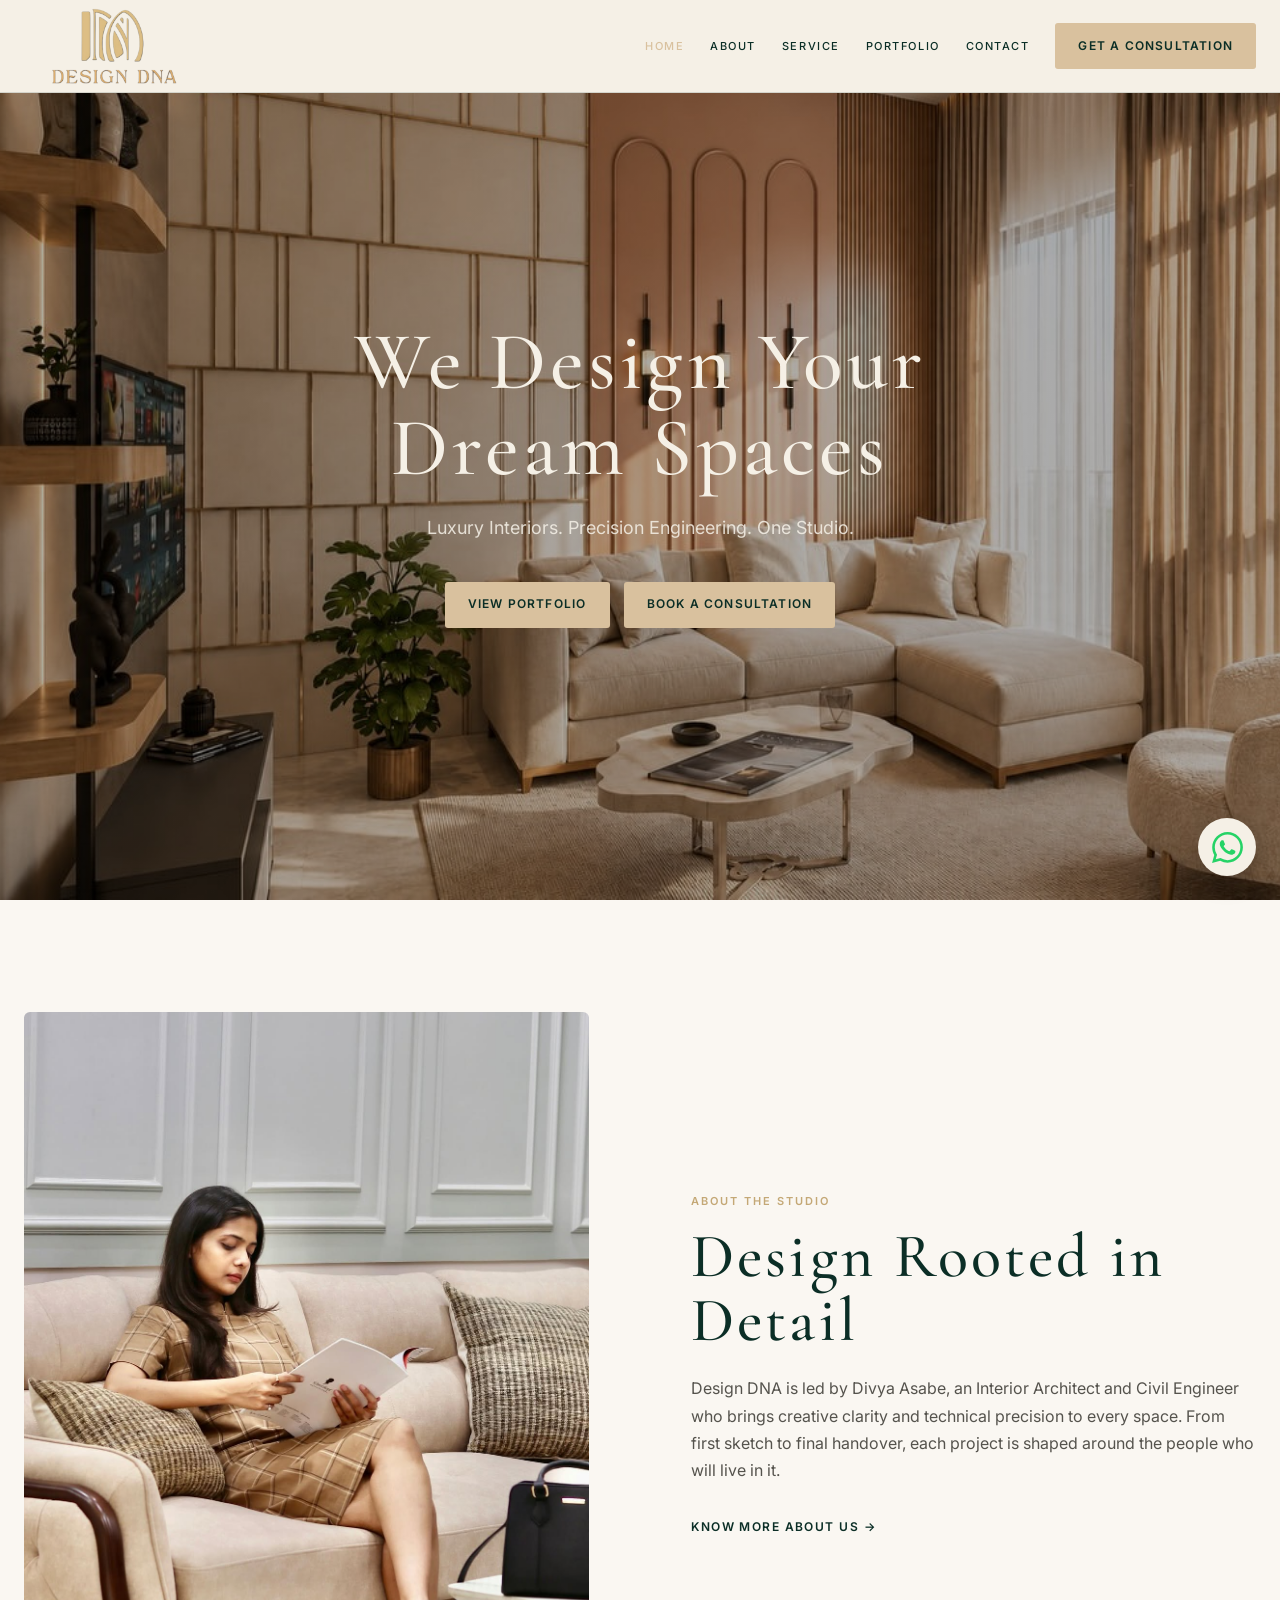
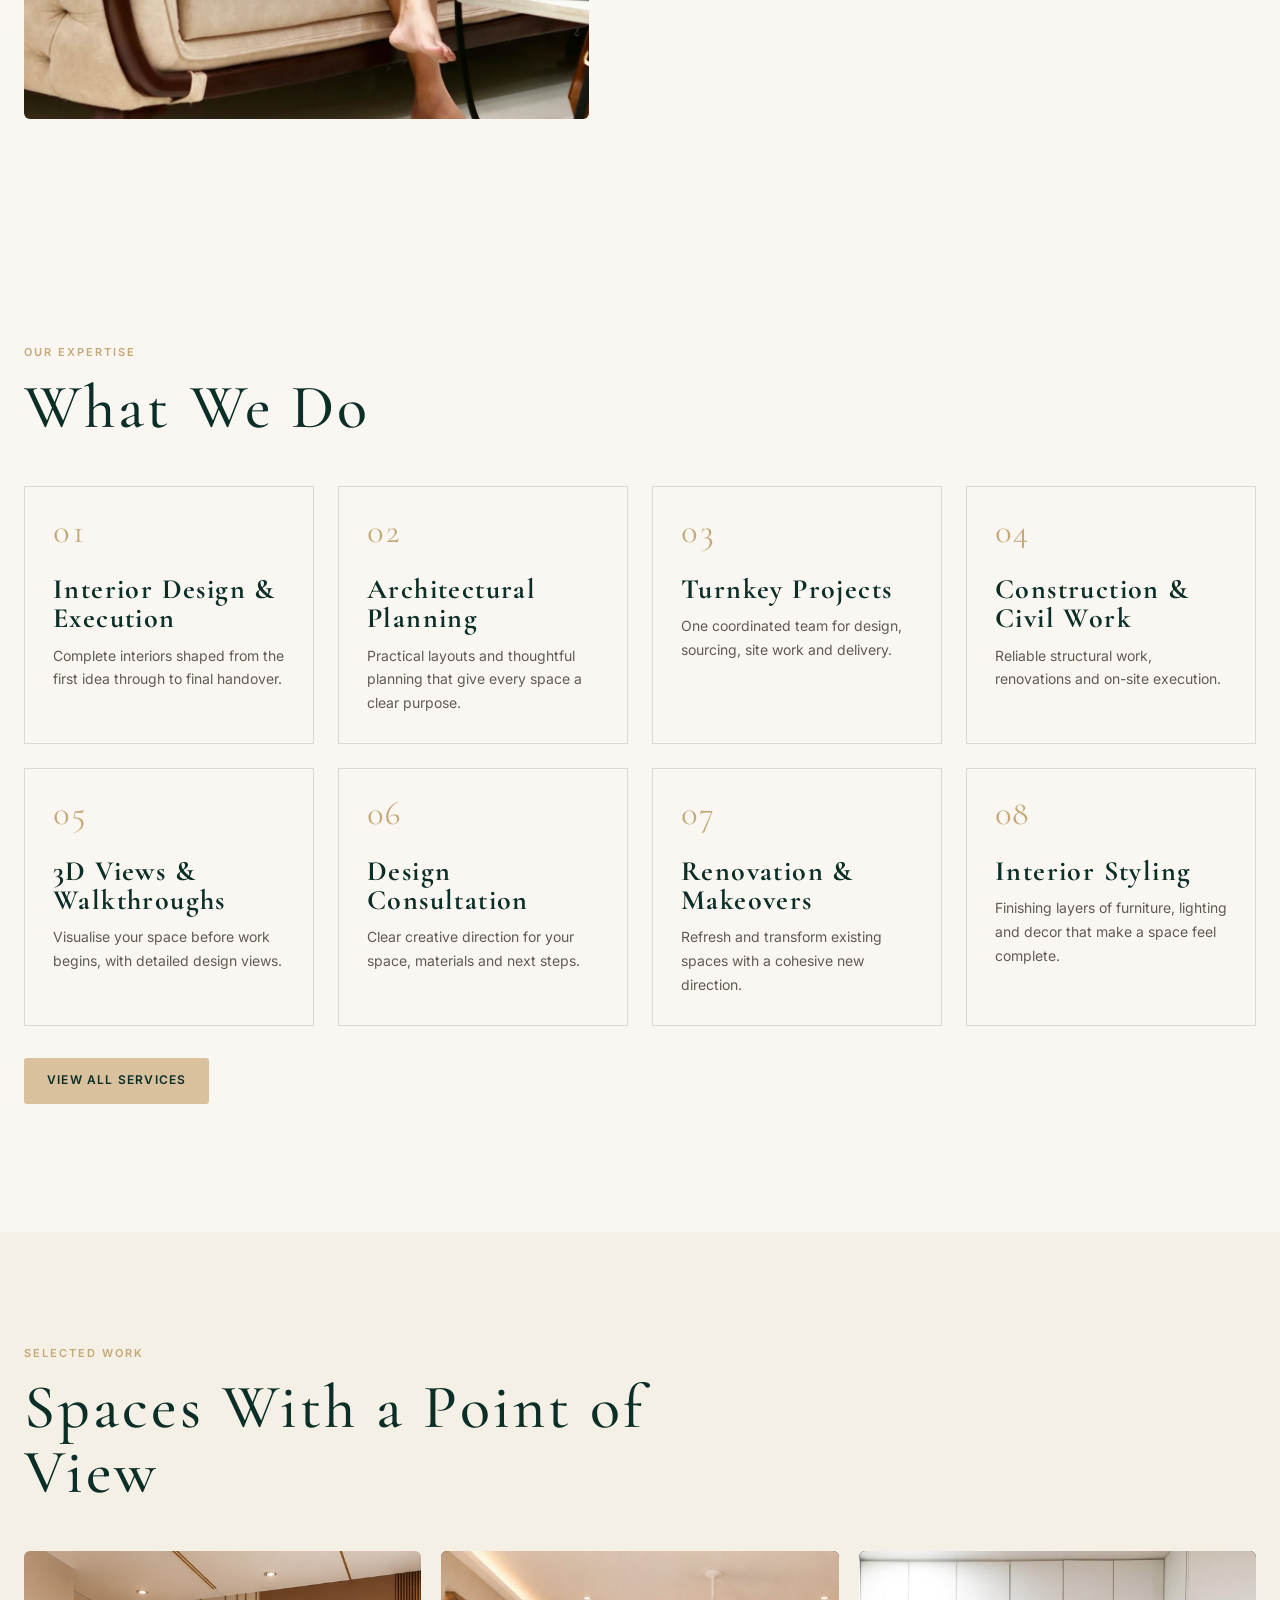
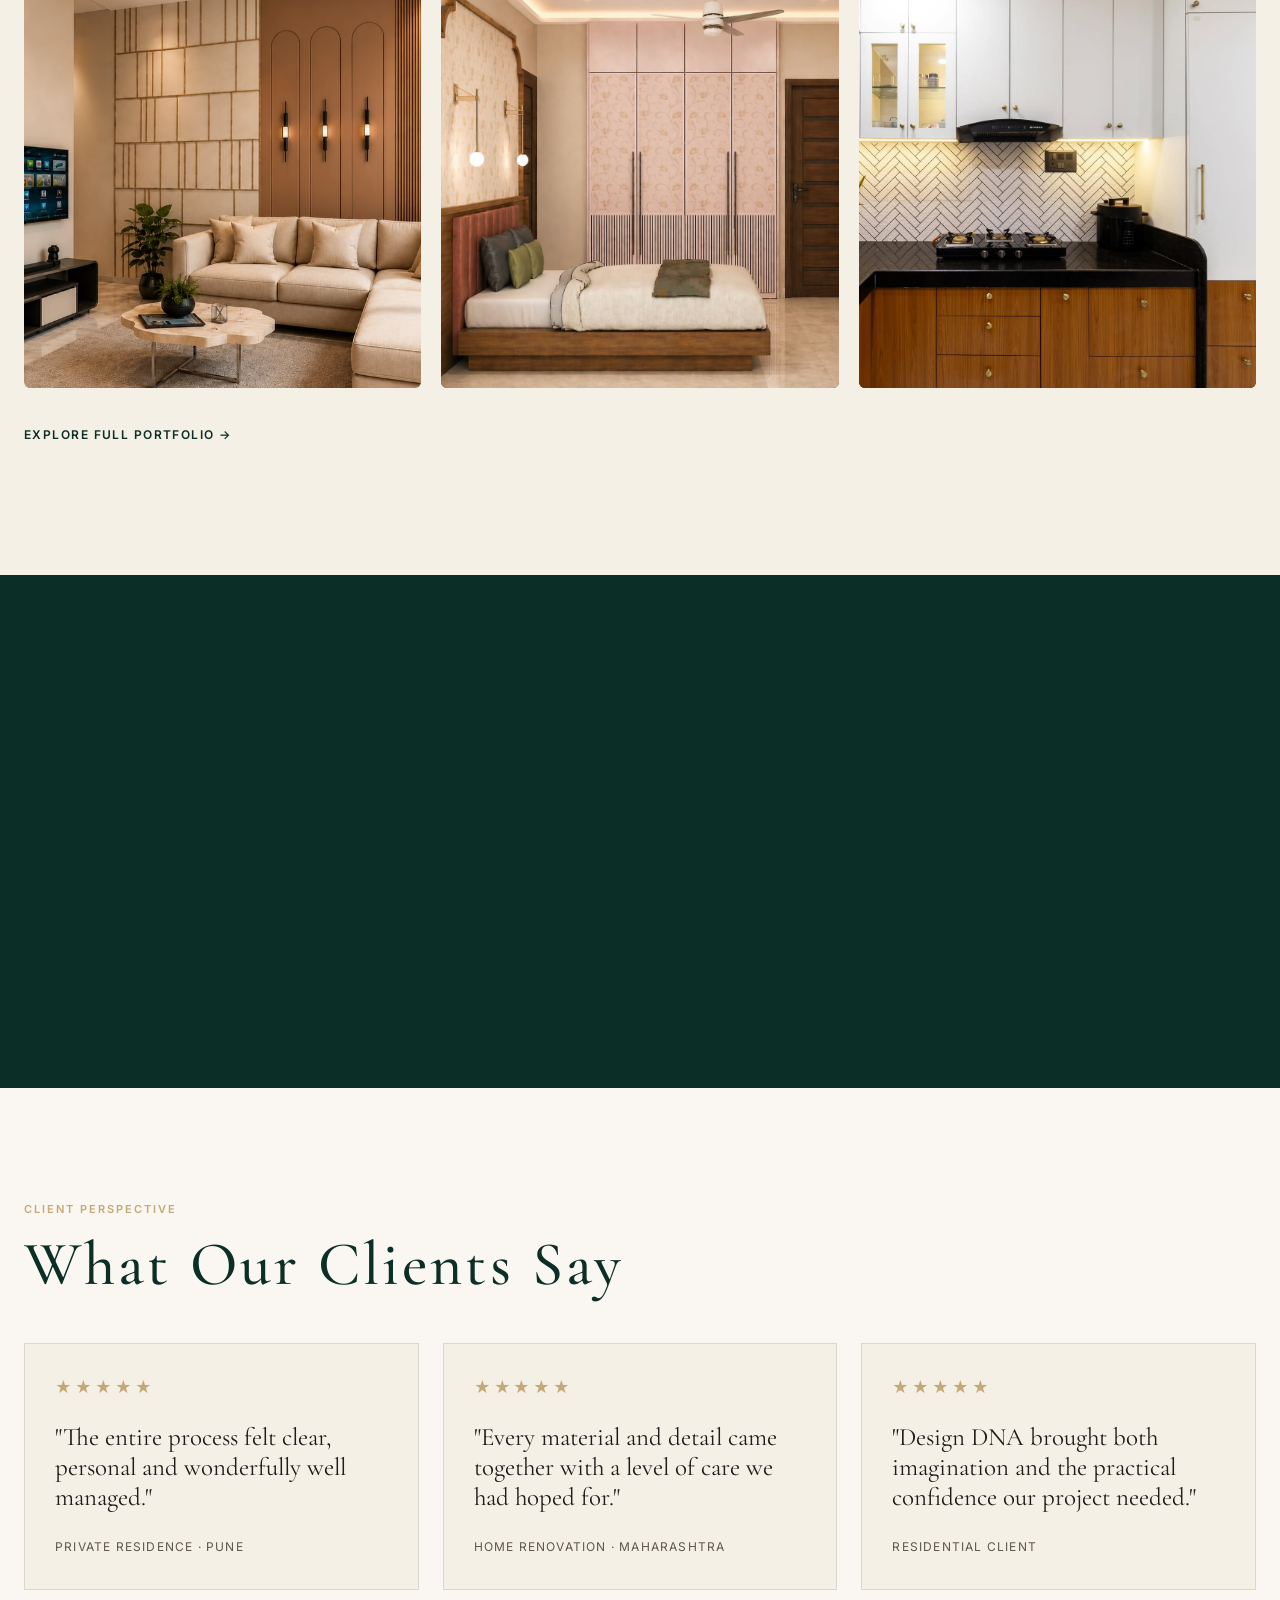
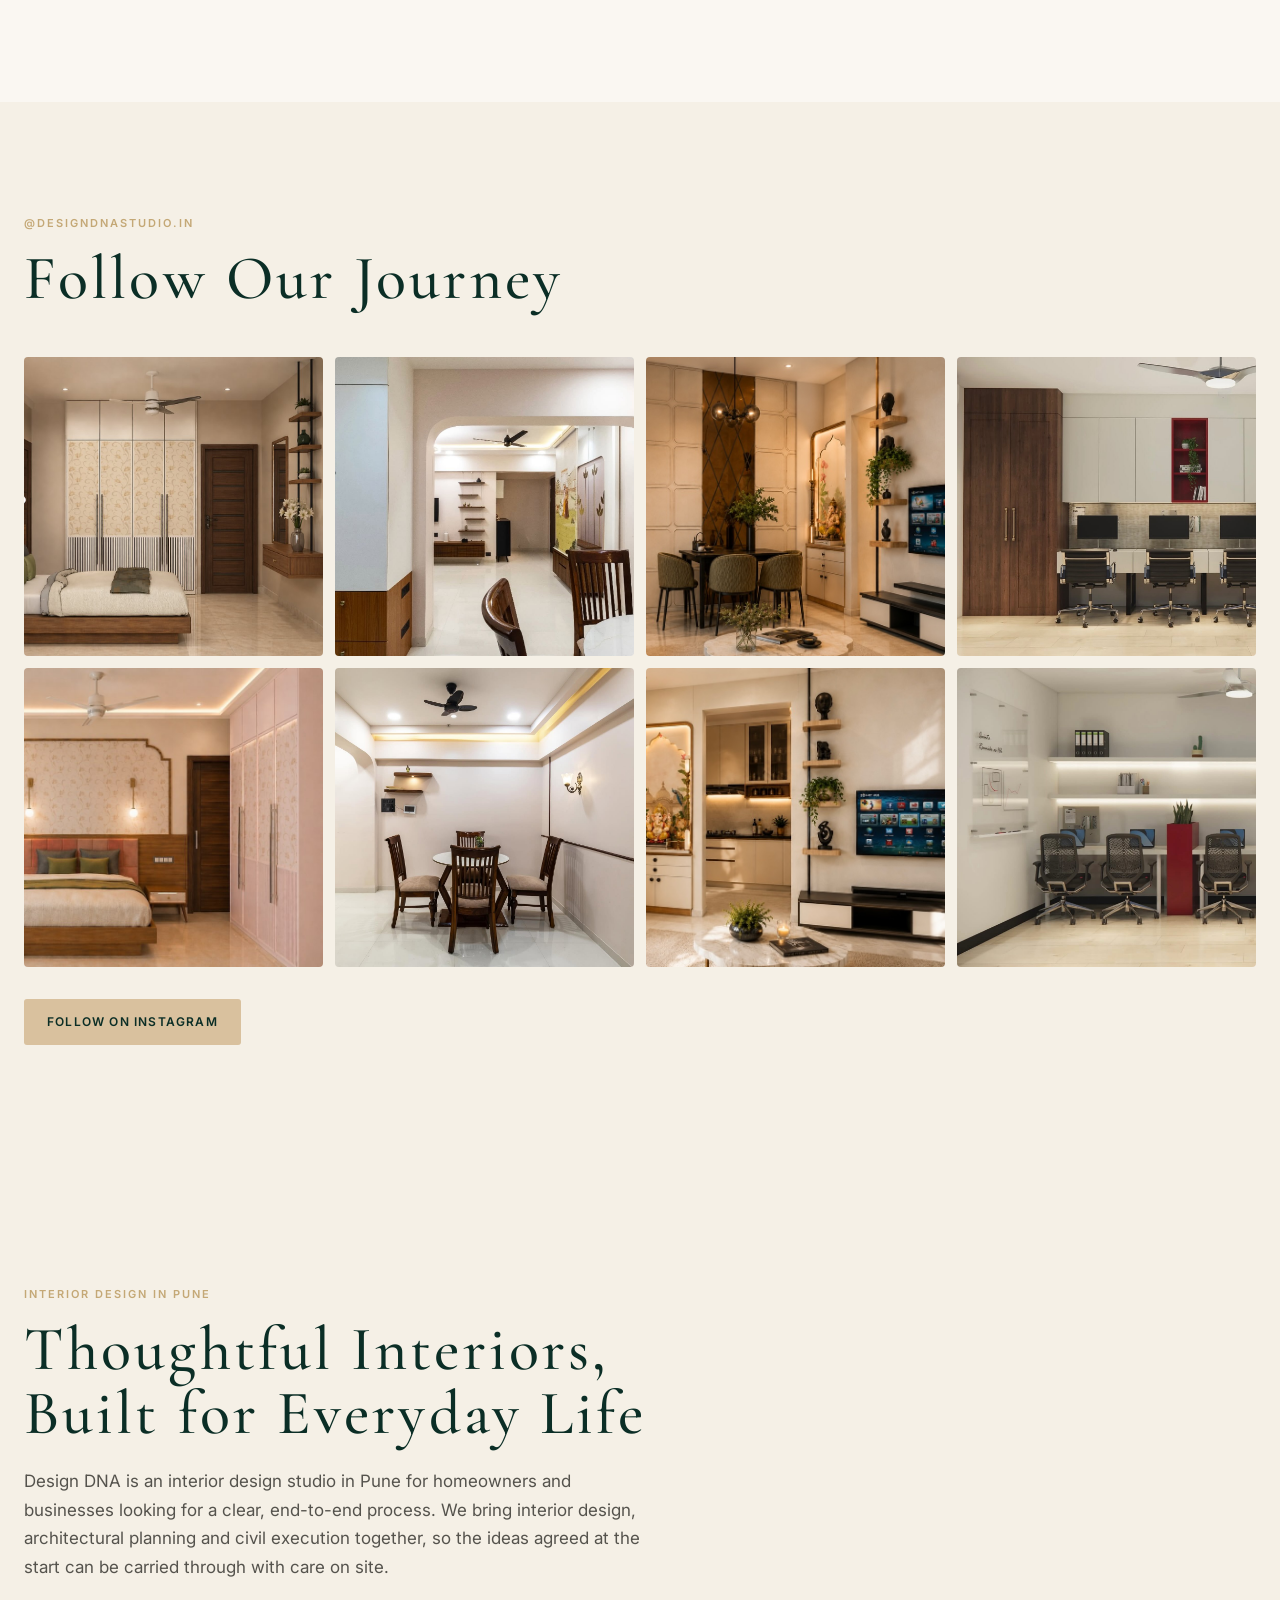
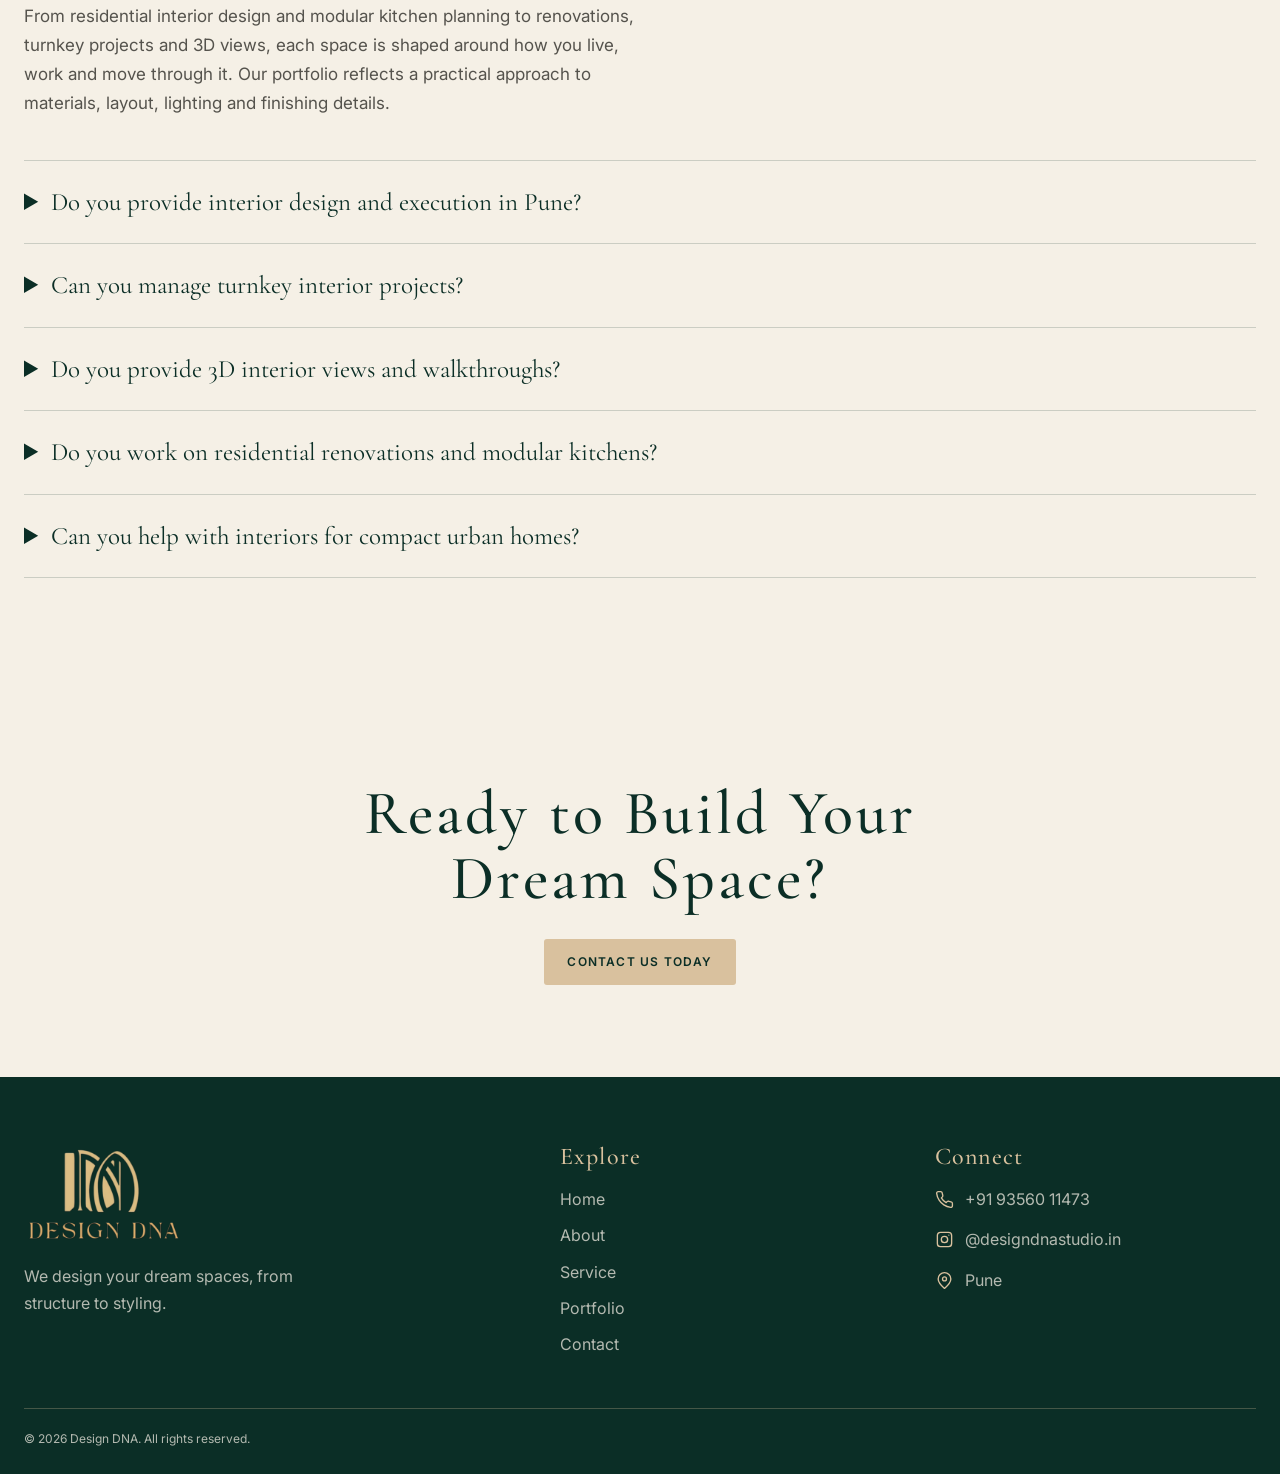
<file: index.html>
<!doctype html>
<html lang="en">
<head>
<!-- Google Tag Manager -->
<script>(function(w,d,s,l,i){w[l]=w[l]||[];w[l].push({'gtm.start':new Date().getTime(),event:'gtm.js'});var f=d.getElementsByTagName(s)[0],j=d.createElement(s),dl=l!='dataLayer'?'&l='+l:'';j.async=true;j.src='https://www.googletagmanager.com/gtm.js?id='+i+dl;f.parentNode.insertBefore(j,f);})(window,document,'script','dataLayer','GTM-W2SNC9QD');</script>
<!-- End Google Tag Manager -->
  <meta charset="utf-8"><meta name="viewport" content="width=device-width,initial-scale=1">
  <meta name="description" content="Design DNA by Divya Asabe creates considered luxury interiors with engineering-led execution in Pune.">
  <meta name="author" content="Design DNA">
  <meta name="robots" content="index, follow">
  <meta name="theme-color" content="#0B2E26">
  <link rel="canonical" href="https://designdnastudio.in/">
  <link rel="icon" type="image/png" sizes="256x256" href="assets/images/brand/favicon.png">
  <link rel="apple-touch-icon" href="assets/images/brand/favicon.png">
  <meta property="og:type" content="website">
  <meta property="og:site_name" content="Design DNA">
  <meta property="og:title" content="Interior Designer in Pune | Luxury Interiors | Design DNA">
  <meta property="og:description" content="Design DNA by Divya Asabe creates considered luxury interiors with engineering-led execution in Pune.">
  <meta property="og:url" content="https://designdnastudio.in/">
  <meta property="og:image" content="https://designdnastudio.in/assets/images/brand/logo.png">
  <meta property="og:image:alt" content="Design DNA logo">
  <meta name="twitter:card" content="summary_large_image">
  <meta name="twitter:title" content="Interior Designer in Pune | Luxury Interiors | Design DNA">
  <meta name="twitter:description" content="Design DNA by Divya Asabe creates considered luxury interiors with engineering-led execution in Pune.">
  <meta name="twitter:image" content="https://designdnastudio.in/assets/images/brand/logo.png">
  <title>Interior Designer in Pune | Luxury Interiors | Design DNA</title>
  <link rel="preconnect" href="https://fonts.googleapis.com"><link rel="preconnect" href="https://fonts.gstatic.com" crossorigin>
  <link href="https://fonts.googleapis.com/css2?family=Cormorant+Garamond:wght@400;500;600;700&family=Inter:wght@400;500;600&display=swap" rel="stylesheet"><link rel="stylesheet" href="assets/css/style.css">
  <script type="application/ld+json">
    {
      "@context": "https://schema.org",
      "@type": ["LocalBusiness", "ProfessionalService"],
      "name": "Design DNA",
      "description": "Design DNA is a Pune-based interior design and civil engineering studio delivering interior design and execution, architectural planning, turnkey projects, construction, 3D views, renovation and styling.",
      "url": "https://designdnastudio.in/",
      "logo": "https://designdnastudio.in/assets/images/brand/logo.png",
      "image": "https://designdnastudio.in/assets/images/portfolio/LivingRoom/livingroom-07.jpg",
      "email": "designdna.in@gmail.com",
      "telephone": "+919356011473",
      "address": {
        "@type": "PostalAddress",
        "addressLocality": "Pune",
        "addressRegion": "Maharashtra",
        "addressCountry": "IN"
      },
      "areaServed": {
        "@type": "City",
        "name": "Pune"
      },
      "sameAs": ["https://www.instagram.com/designdnastudio.in/"],
      "knowsAbout": ["Interior Design", "Civil Engineering", "Architectural Planning", "Turnkey Projects", "3D Interior Visualisation", "Home Renovation", "Interior Styling"]
    }
  </script>
  <!-- Meta Pixel Code -->
  <script>
  !function(f,b,e,v,n,t,s)
  {if(f.fbq)return;n=f.fbq=function(){n.callMethod?
  n.callMethod.apply(n,arguments):n.queue.push(arguments)};
  if(!f._fbq)f._fbq=n;n.push=n;n.loaded=!0;n.version='2.0';
  n.queue=[];t=b.createElement(e);t.async=!0;
  t.src=v;s=b.getElementsByTagName(e)[0];
  s.parentNode.insertBefore(t,s)}(window, document,'script',
  'https://connect.facebook.net/en_US/fbevents.js');
  fbq('init', '1323713296509386');
  fbq('track', 'PageView');
  </script>
  <noscript><img height="1" width="1" style="display:none"
  src="https://www.facebook.com/tr?id=1323713296509386&ev=PageView&noscript=1"
  /></noscript>
  <!-- End Meta Pixel Code -->
</head>
<body>
<!-- Google Tag Manager (noscript) -->
<noscript><iframe src="https://www.googletagmanager.com/ns.html?id=GTM-W2SNC9QD" height="0" width="0" style="display:none;visibility:hidden"></iframe></noscript>
<!-- End Google Tag Manager (noscript) -->
  <header class="site-header"><div class="container nav"><a class="brand" href="index.html"><img src="assets/images/brand/logo-cropped.png" alt="Design DNA"></a><button class="menu-toggle" aria-label="Open menu" aria-expanded="false"><span></span></button><nav class="nav-links"><a href="index.html" aria-current="page">Home</a><a href="about.html">About</a><a href="services.html">Service</a><a href="portfolio.html">Portfolio</a><a href="contact.html">Contact</a><a class="btn btn--gold" href="contact.html">Get a Consultation</a></nav></div></header>
  <main>
    <section class="hero"><div class="container hero__content"><h1>We Design Your Dream Spaces</h1><p>Luxury Interiors. Precision Engineering. One Studio.</p><div class="hero__actions"><a class="btn btn--gold" href="portfolio.html">View Portfolio</a><a class="btn btn--gold" href="contact.html">Book a Consultation</a></div></div></section>
    <section class="section"><div class="container split reveal"><div class="split__image"><img src="assets/images/brand/founder.jpg" alt="Divya Asabe, founder of Design DNA"></div><div class="split__copy"><span class="eyebrow">About the studio</span><h2 class="section-title">Design Rooted in Detail</h2><p>Design DNA is led by Divya Asabe, an Interior Architect and Civil Engineer who brings creative clarity and technical precision to every space. From first sketch to final handover, each project is shaped around the people who will live in it.</p><a class="text-link" href="about.html">Know More About Us &rarr;</a></div></div></section>
    <section class="section"><div class="container reveal"><span class="eyebrow">Our expertise</span><h2 class="section-title">What We Do</h2><div class="cards"><article class="service-card"><span class="service-card__number">01</span><h3>Interior Design &amp; Execution</h3><p>Complete interiors shaped from the first idea through to final handover.</p></article><article class="service-card"><span class="service-card__number">02</span><h3>Architectural Planning</h3><p>Practical layouts and thoughtful planning that give every space a clear purpose.</p></article><article class="service-card"><span class="service-card__number">03</span><h3>Turnkey Projects</h3><p>One coordinated team for design, sourcing, site work and delivery.</p></article><article class="service-card"><span class="service-card__number">04</span><h3>Construction &amp; Civil Work</h3><p>Reliable structural work, renovations and on-site execution.</p></article><article class="service-card"><span class="service-card__number">05</span><h3>3D Views &amp; Walkthroughs</h3><p>Visualise your space before work begins, with detailed design views.</p></article><article class="service-card"><span class="service-card__number">06</span><h3>Design Consultation</h3><p>Clear creative direction for your space, materials and next steps.</p></article><article class="service-card"><span class="service-card__number">07</span><h3>Renovation &amp; Makeovers</h3><p>Refresh and transform existing spaces with a cohesive new direction.</p></article><article class="service-card"><span class="service-card__number">08</span><h3>Interior Styling</h3><p>Finishing layers of furniture, lighting and decor that make a space feel complete.</p></article></div><p style="margin-top:32px"><a class="btn btn--gold" href="services.html">View All Services</a></p></div></section>
    <section class="section section--cream"><div class="container reveal"><span class="eyebrow">Selected work</span><h2 class="section-title">Spaces With a Point of View</h2><div class="portfolio-grid"><a class="project" href="portfolio.html"><img src="assets/images/portfolio/LivingRoom/livingroom-04.jpg" alt="Living room interior by Design DNA"><span class="project__copy"><span>Living Room</span><h3>Living Room Interior</h3></span></a><a class="project" href="portfolio.html"><img src="assets/images/portfolio/Bedroom/bedroom-05.jpg" alt="Bedroom interior by Design DNA"><span class="project__copy"><span>Bedroom</span><h3>Bedroom Interior</h3></span></a><a class="project" href="portfolio.html"><img src="assets/images/portfolio/Kitchen/kitchen-05.jpg" alt="Kitchen interior by Design DNA"><span class="project__copy"><span>Kitchen</span><h3>Kitchen Interior</h3></span></a></div><p style="margin-top:32px"><a class="text-link" href="portfolio.html">Explore Full Portfolio &rarr;</a></p></div></section>
    <section class="section section--green"><div class="container reveal"><span class="eyebrow">A clear path</span><h2 class="section-title section-title--light">Our Process</h2><div class="process"><article class="process__item"><h3>Consultation</h3><p>We begin with your brief, needs and the feeling you want to create.</p></article><article class="process__item"><h3>Design &amp; Planning</h3><p>Ideas become drawings, materials, budgets and a clear execution plan.</p></article><article class="process__item"><h3>Execution</h3><p>Every moving part is coordinated with precision and care on site.</p></article><article class="process__item"><h3>Handover</h3><p>The space comes together as a complete, considered place to live or work.</p></article></div></div></section>
    <section class="section" id="reviews"><div class="container reveal"><span class="eyebrow">Client perspective</span><h2 class="section-title">What Our Clients Say</h2><div class="testimonials"><article class="testimonial"><div class="stars">&#9733;&#9733;&#9733;&#9733;&#9733;</div><blockquote>"The entire process felt clear, personal and wonderfully well managed."</blockquote><cite>Private Residence &middot; Pune</cite></article><article class="testimonial"><div class="stars">&#9733;&#9733;&#9733;&#9733;&#9733;</div><blockquote>"Every material and detail came together with a level of care we had hoped for."</blockquote><cite>Home Renovation &middot; Maharashtra</cite></article><article class="testimonial"><div class="stars">&#9733;&#9733;&#9733;&#9733;&#9733;</div><blockquote>"Design DNA brought both imagination and the practical confidence our project needed."</blockquote><cite>Residential Client</cite></article></div></div></section>
    <section class="section section--cream"><div class="container reveal"><span class="eyebrow">@designdnastudio.in</span><h2 class="section-title">Follow Our Journey</h2><div class="instagram"><img src="assets/images/portfolio/Bedroom/bedroom-06.jpg" alt="Design DNA bedroom project"><img src="assets/images/portfolio/Kitchen/kitchen-02.jpg" alt="Design DNA kitchen project"><img src="assets/images/portfolio/LivingRoom/livingroom-05.jpg" alt="Design DNA living room project"><img src="assets/images/portfolio/OfficeInterior/office-02.jpg" alt="Design DNA office project"><img src="assets/images/portfolio/Bedroom/bedroom-07.jpg" alt="Design DNA bedroom project"><img src="assets/images/portfolio/Kitchen/kitchen-03.jpg" alt="Design DNA kitchen project"><img src="assets/images/portfolio/LivingRoom/livingroom-06.jpg" alt="Design DNA living room project"><img src="assets/images/portfolio/OfficeInterior/office-03.jpg" alt="Design DNA office project"></div><p style="margin-top:32px"><a class="btn btn--gold" href="https://www.instagram.com/designdnastudio.in/" target="_blank" rel="noreferrer">Follow on Instagram</a></p></div></section>
    <section class="section section--cream"><div class="container reveal"><span class="eyebrow">Interior design in Pune</span><h2 class="section-title">Thoughtful Interiors, Built for Everyday Life</h2><p class="section-intro">Design DNA is an interior design studio in Pune for homeowners and businesses looking for a clear, end-to-end process. We bring interior design, architectural planning and civil execution together, so the ideas agreed at the start can be carried through with care on site.</p><p class="section-intro">From residential interior design and modular kitchen planning to renovations, turnkey projects and 3D views, each space is shaped around how you live, work and move through it. Our portfolio reflects a practical approach to materials, layout, lighting and finishing details.</p><div class="faq"><details><summary>Do you provide interior design and execution in Pune?</summary><p>Yes. Design DNA handles the design direction and coordinates execution so planning, materials and on-site work stay aligned.</p></details><details><summary>Can you manage turnkey interior projects?</summary><p>Yes. Turnkey projects bring design, sourcing, civil work, execution and final handover together through one coordinated studio process.</p></details><details><summary>Do you provide 3D interior views and walkthroughs?</summary><p>Yes. Detailed 3D views and walkthroughs help you understand the proposed space before execution begins.</p></details><details><summary>Do you work on residential renovations and modular kitchens?</summary><p>Yes. We plan residential renovations, kitchens and living spaces with practical layouts, material selections and a complete design direction.</p></details><details><summary>Can you help with interiors for compact urban homes?</summary><p>Yes. We use space planning, storage, lighting and considered furniture layouts to make compact homes feel functional and personal.</p></details></div></div></section>
    <section class="cta-band"><div class="container"><h2>Ready to Build Your Dream Space?</h2><a class="btn btn--gold" href="contact.html">Contact Us Today</a></div></section>
  </main>
  <footer class="site-footer"><div class="container footer-grid"><div class="footer-brand"><img src="assets/images/brand/logo-cropped.png" alt="Design DNA"><p>We design your dream spaces, from structure to styling.</p></div><div><h3>Explore</h3><nav class="footer-links"><a href="index.html">Home</a><a href="about.html">About</a><a href="services.html">Service</a><a href="portfolio.html">Portfolio</a><a href="contact.html">Contact</a></nav></div><div><h3>Connect</h3><nav class="footer-contact"><a href="tel:+919356011473"><span class="footer-contact__icon" aria-hidden="true"><svg viewBox="0 0 24 24"><path d="M22 16.9v3a2 2 0 0 1-2.2 2 19.8 19.8 0 0 1-8.6-3.1 19.5 19.5 0 0 1-6-6A19.8 19.8 0 0 1 2.1 4.2 2 2 0 0 1 4.1 2h3a2 2 0 0 1 2 1.7c.1 1 .4 2 .7 2.9a2 2 0 0 1-.5 2.1L8 10a16 16 0 0 0 6 6l1.3-1.3a2 2 0 0 1 2.1-.5c.9.4 1.9.6 2.9.7a2 2 0 0 1 1.7 2z"/></svg></span><span>+91 93560 11473</span></a><a href="https://www.instagram.com/designdnastudio.in/" target="_blank" rel="noreferrer"><span class="footer-contact__icon" aria-hidden="true"><svg viewBox="0 0 24 24"><rect width="18" height="18" x="3" y="3" rx="4"/><circle cx="12" cy="12" r="4"/><circle cx="17.5" cy="6.5" r=".7" fill="currentColor" stroke="none"/></svg></span><span>@designdnastudio.in</span></a><span><span class="footer-contact__icon" aria-hidden="true"><svg viewBox="0 0 24 24"><path d="M20 10c0 5-8 12-8 12S4 15 4 10a8 8 0 1 1 16 0z"/><circle cx="12" cy="10" r="2.5"/></svg></span><span>Pune</span></span></nav></div></div><div class="container footer-bottom">&copy; <span data-year></span> Design DNA. All rights reserved.</div></footer>
  <script src="assets/js/script.js"></script>
<a class="whatsapp-fab" href="https://wa.me/919356011473" target="_blank" rel="noreferrer" aria-label="Chat with Design DNA on WhatsApp" title="Chat on WhatsApp"><img src="assets/images/brand/whatsapp.svg" alt=""></a></body></html>
</file>
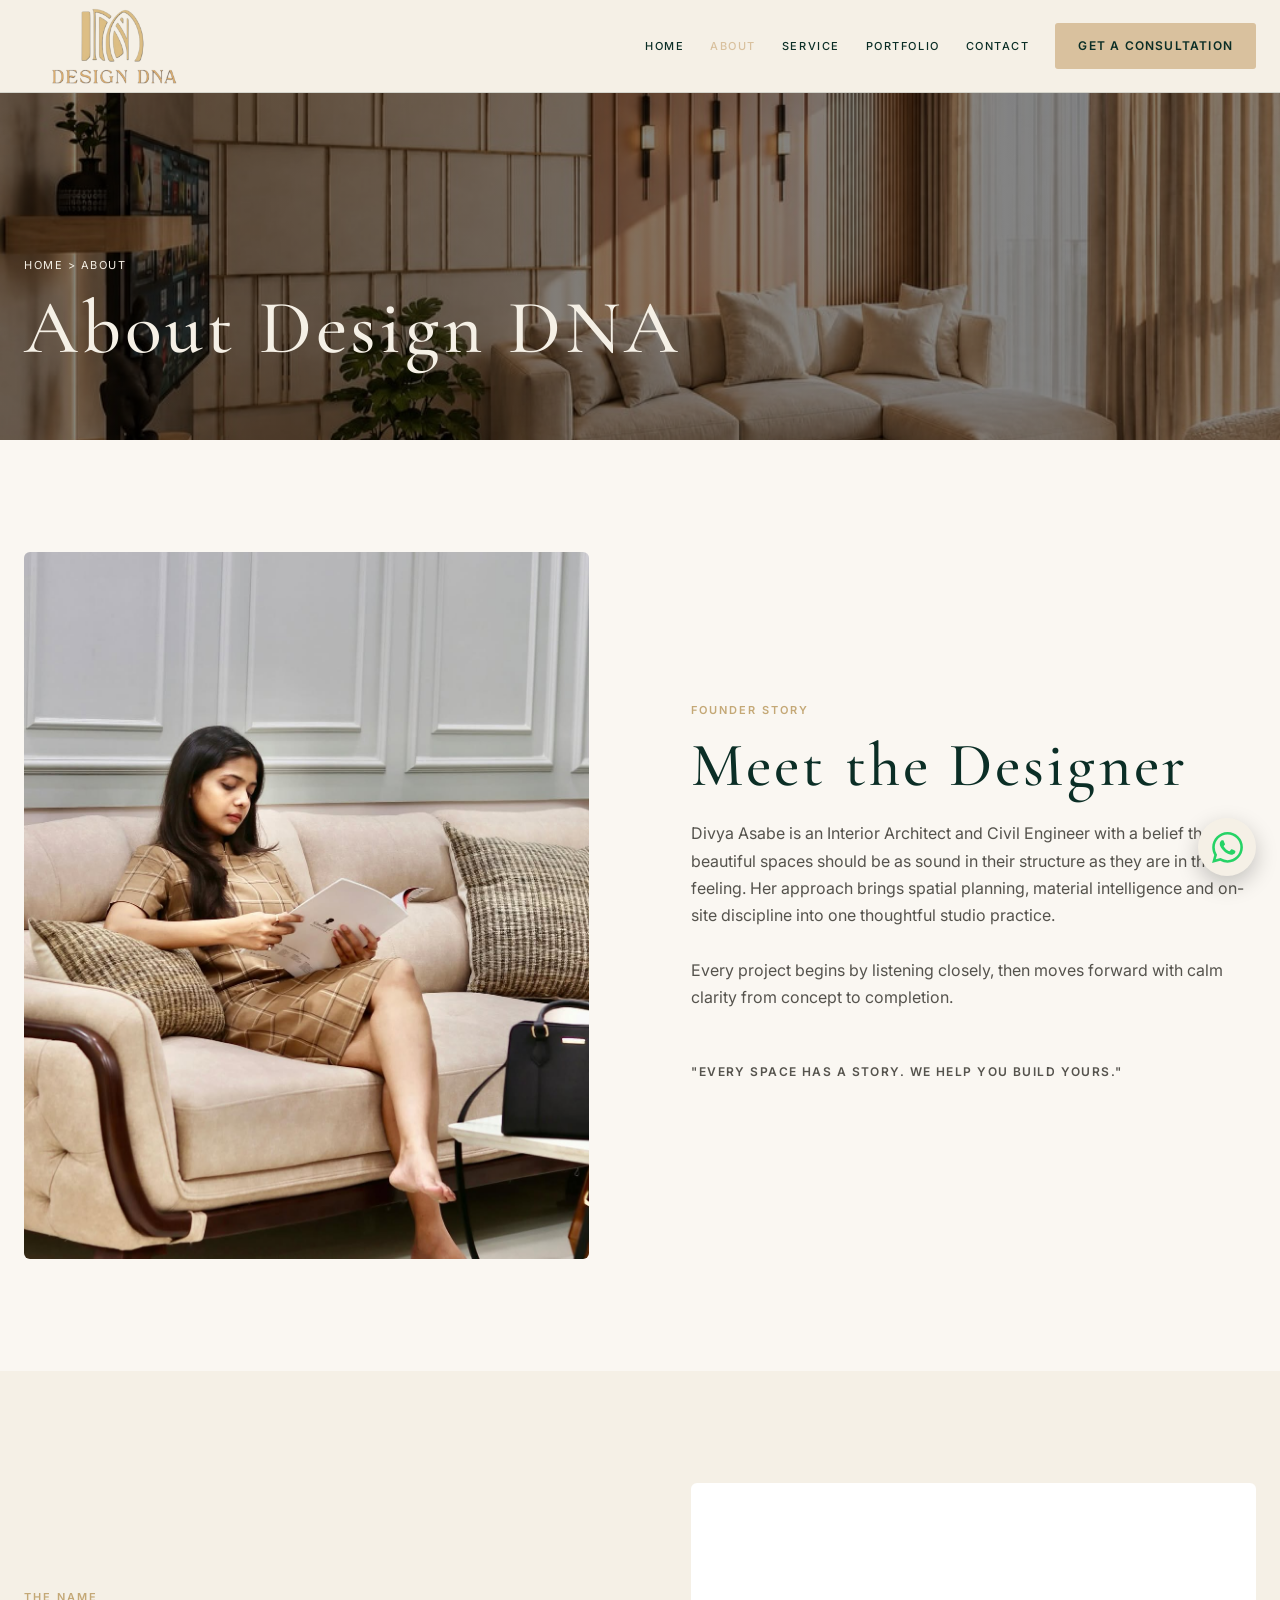
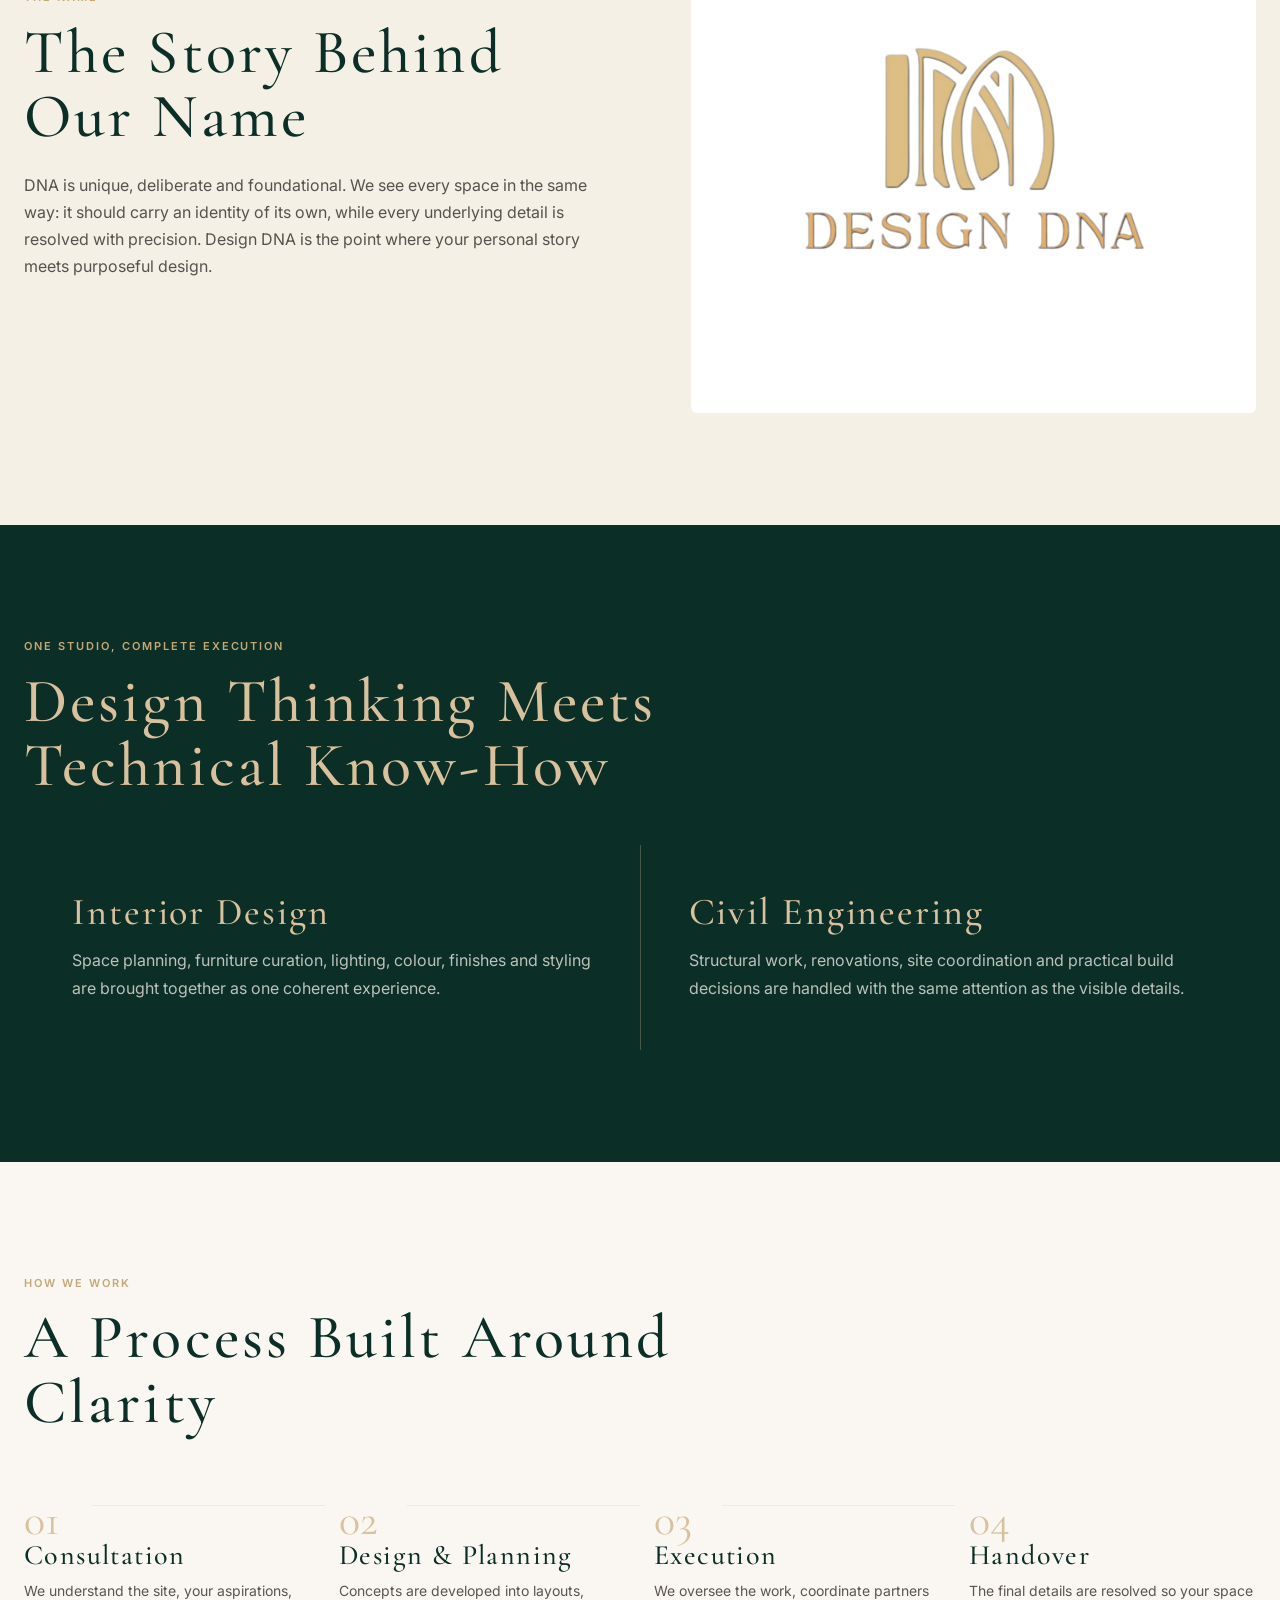
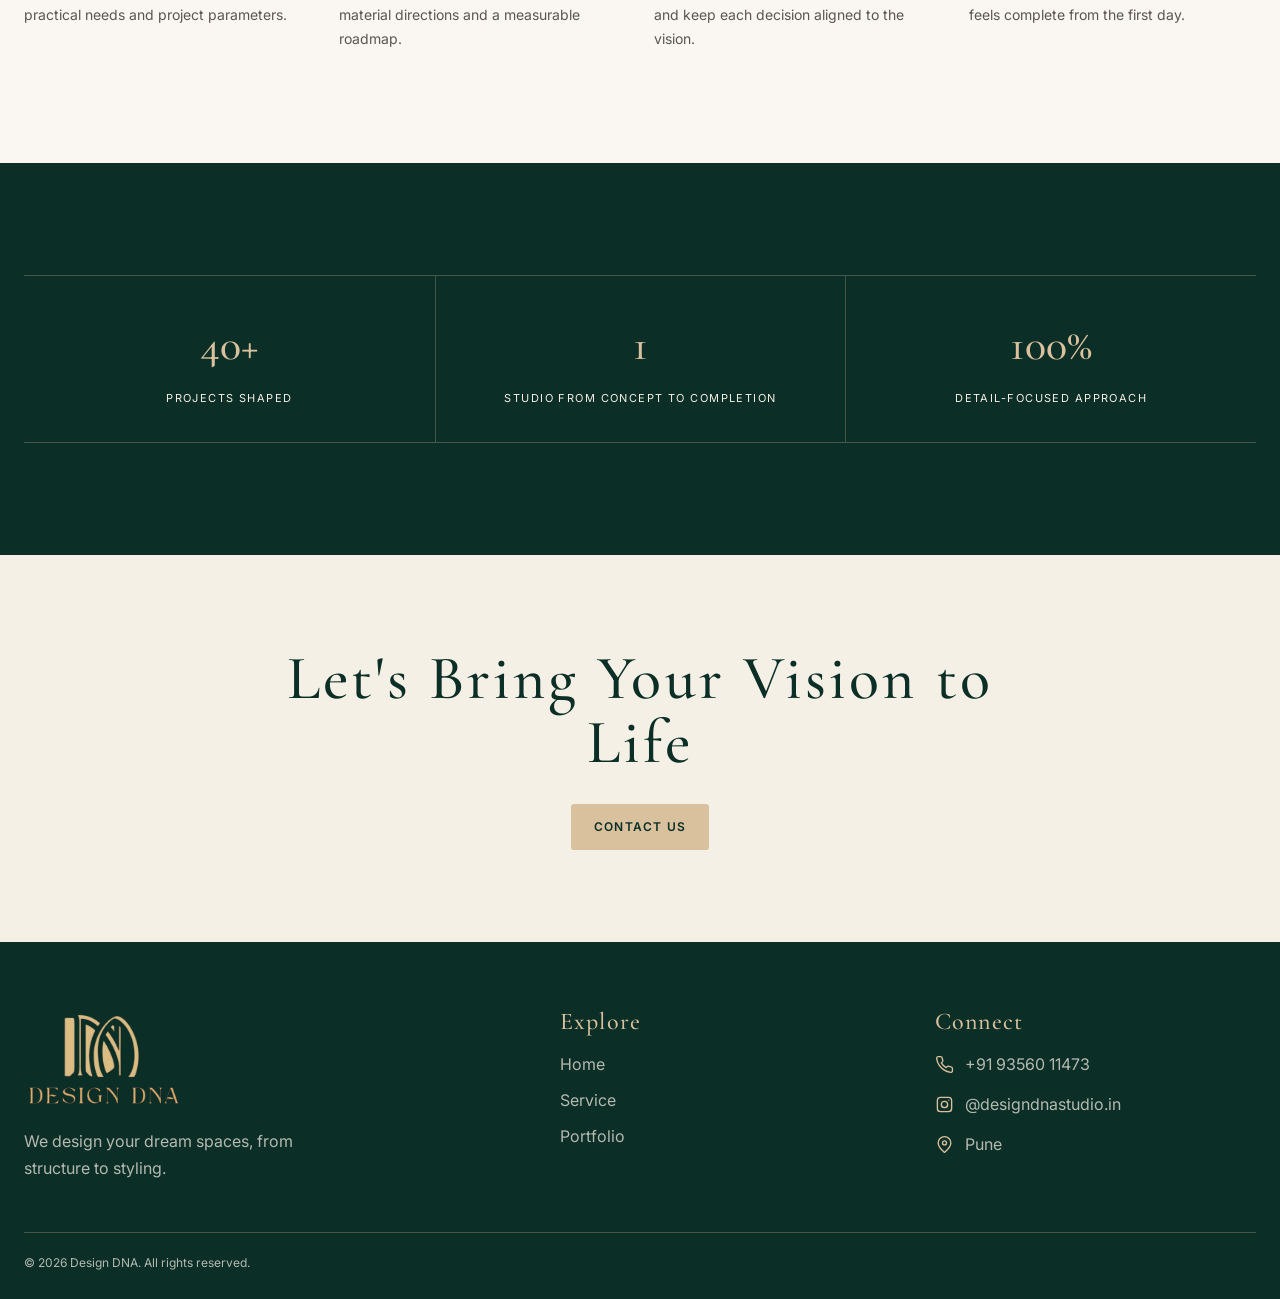
<file: about.html>
<!doctype html><html lang="en"><head>
<!-- Google Tag Manager -->
<script>(function(w,d,s,l,i){w[l]=w[l]||[];w[l].push({'gtm.start':new Date().getTime(),event:'gtm.js'});var f=d.getElementsByTagName(s)[0],j=d.createElement(s),dl=l!='dataLayer'?'&l='+l:'';j.async=true;j.src='https://www.googletagmanager.com/gtm.js?id='+i+dl;f.parentNode.insertBefore(j,f);})(window,document,'script','dataLayer','GTM-W2SNC9QD');</script>
<!-- End Google Tag Manager --><meta charset="utf-8"><meta name="viewport" content="width=device-width,initial-scale=1">
  <meta name="description" content="Meet Divya Asabe and learn how Design DNA brings interior architecture and civil engineering together.">
  <meta name="author" content="Design DNA">
  <meta name="robots" content="index, follow">
  <meta name="theme-color" content="#0B2E26">
  <link rel="canonical" href="https://designdnastudio.in/about.html">
  <link rel="icon" type="image/png" sizes="256x256" href="assets/images/brand/favicon.png">
  <link rel="apple-touch-icon" href="assets/images/brand/favicon.png">
  <meta property="og:type" content="website">
  <meta property="og:site_name" content="Design DNA">
  <meta property="og:title" content="About Design DNA | Interior Architect & Civil Engineer">
  <meta property="og:description" content="Meet Divya Asabe and learn how Design DNA brings interior architecture and civil engineering together.">
  <meta property="og:url" content="https://designdnastudio.in/about.html">
  <meta property="og:image" content="https://designdnastudio.in/assets/images/home-hero.png">
  <meta property="og:image:alt" content="Design DNA luxury interior">
  <meta name="twitter:card" content="summary_large_image">
  <meta name="twitter:title" content="About Design DNA | Interior Architect & Civil Engineer">
  <meta name="twitter:description" content="Meet Divya Asabe and learn how Design DNA brings interior architecture and civil engineering together.">
  <meta name="twitter:image" content="https://designdnastudio.in/assets/images/home-hero.png"><title>About Design DNA | Interior Architect & Civil Engineer</title><link rel="preconnect" href="https://fonts.googleapis.com"><link rel="preconnect" href="https://fonts.gstatic.com" crossorigin><link href="https://fonts.googleapis.com/css2?family=Cormorant+Garamond:wght@400;500;600;700&family=Inter:wght@400;500;600&display=swap" rel="stylesheet"><link rel="stylesheet" href="assets/css/style.css">
  <!-- Meta Pixel Code -->
  <script>
  !function(f,b,e,v,n,t,s)
  {if(f.fbq)return;n=f.fbq=function(){n.callMethod?
  n.callMethod.apply(n,arguments):n.queue.push(arguments)};
  if(!f._fbq)f._fbq=n;n.push=n;n.loaded=!0;n.version='2.0';
  n.queue=[];t=b.createElement(e);t.async=!0;
  t.src=v;s=b.getElementsByTagName(e)[0];
  s.parentNode.insertBefore(t,s)}(window, document,'script',
  'https://connect.facebook.net/en_US/fbevents.js');
  fbq('init', '1323713296509386');
  fbq('track', 'PageView');
  </script>
  <noscript><img height="1" width="1" style="display:none"
  src="https://www.facebook.com/tr?id=1323713296509386&ev=PageView&noscript=1"
  /></noscript>
  <!-- End Meta Pixel Code -->
</head><body>
<!-- Google Tag Manager (noscript) -->
<noscript><iframe src="https://www.googletagmanager.com/ns.html?id=GTM-W2SNC9QD" height="0" width="0" style="display:none;visibility:hidden"></iframe></noscript>
<!-- End Google Tag Manager (noscript) -->
<header class="site-header site-header--solid"><div class="container nav"><a class="brand" href="index.html"><img src="assets/images/brand/logo-cropped.png" alt="Design DNA"></a><button class="menu-toggle" aria-label="Open menu" aria-expanded="false"><span></span></button><nav class="nav-links"><a href="index.html">Home</a><a href="about.html" aria-current="page">About</a><a href="services.html">Service</a><a href="portfolio.html">Portfolio</a><a href="contact.html">Contact</a><a class="btn btn--gold" href="contact.html">Get a Consultation</a></nav></div></header>
<main><section class="page-hero"><div class="container"><div class="breadcrumb">Home &gt; About</div><h1>About Design DNA</h1></div></section><section class="section"><div class="container split reveal"><div class="split__image"><img src="assets/images/brand/founder.jpg" alt="Divya Asabe"></div><div class="split__copy"><span class="eyebrow">Founder story</span><h2 class="section-title">Meet the Designer</h2><p>Divya Asabe is an Interior Architect and Civil Engineer with a belief that beautiful spaces should be as sound in their structure as they are in their feeling. Her approach brings spatial planning, material intelligence and on-site discipline into one thoughtful studio practice.</p><p>Every project begins by listening closely, then moves forward with calm clarity from concept to completion.</p><p class="text-link">"Every space has a story. We help you build yours."</p></div></div></section><section class="section section--cream"><div class="container split reveal"><div class="split__copy"><span class="eyebrow">The name</span><h2 class="section-title">The Story Behind Our Name</h2><p>DNA is unique, deliberate and foundational. We see every space in the same way: it should carry an identity of its own, while every underlying detail is resolved with precision. Design DNA is the point where your personal story meets purposeful design.</p></div><div class="split__image split__image--logo"><img class="about-logo" src="assets/images/brand/logo-cropped.png" alt="Design DNA monogram"></div></div></section><section class="section section--green"><div class="container reveal"><span class="eyebrow">One studio, complete execution</span><h2 class="section-title section-title--light">Design Thinking Meets Technical Know-How</h2><div class="expertise"><article><h3>Interior Design</h3><p>Space planning, furniture curation, lighting, colour, finishes and styling are brought together as one coherent experience.</p></article><article><h3>Civil Engineering</h3><p>Structural work, renovations, site coordination and practical build decisions are handled with the same attention as the visible details.</p></article></div></div></section><section class="section"><div class="container reveal"><span class="eyebrow">How we work</span><h2 class="section-title">A Process Built Around Clarity</h2><div class="process" style="color:var(--green)"><article class="process__item"><h3 style="color:var(--green)">Consultation</h3><p style="color:#5a564e">We understand the site, your aspirations, practical needs and project parameters.</p></article><article class="process__item"><h3 style="color:var(--green)">Design &amp; Planning</h3><p style="color:#5a564e">Concepts are developed into layouts, material directions and a measurable roadmap.</p></article><article class="process__item"><h3 style="color:var(--green)">Execution</h3><p style="color:#5a564e">We oversee the work, coordinate partners and keep each decision aligned to the vision.</p></article><article class="process__item"><h3 style="color:var(--green)">Handover</h3><p style="color:#5a564e">The final details are resolved so your space feels complete from the first day.</p></article></div></div></section><section class="section section--green"><div class="container stats reveal"><div><strong>40+</strong><span>Projects shaped</span></div><div><strong>1</strong><span>Studio from concept to completion</span></div><div><strong>100%</strong><span>Detail-focused approach</span></div></div></section><section class="cta-band"><div class="container"><h2>Let's Bring Your Vision to Life</h2><a class="btn btn--gold" href="contact.html">Contact Us</a></div></section></main>
<footer class="site-footer"><div class="container footer-grid"><div class="footer-brand"><img src="assets/images/brand/logo-cropped.png" alt="Design DNA"><p>We design your dream spaces, from structure to styling.</p></div><div><h3>Explore</h3><nav class="footer-links"><a href="index.html">Home</a><a href="services.html">Service</a><a href="portfolio.html">Portfolio</a></nav></div><div><h3>Connect</h3><nav class="footer-contact"><a href="tel:+919356011473"><span class="footer-contact__icon" aria-hidden="true"><svg viewBox="0 0 24 24"><path d="M22 16.9v3a2 2 0 0 1-2.2 2 19.8 19.8 0 0 1-8.6-3.1 19.5 19.5 0 0 1-6-6A19.8 19.8 0 0 1 2.1 4.2 2 2 0 0 1 4.1 2h3a2 2 0 0 1 2 1.7c.1 1 .4 2 .7 2.9a2 2 0 0 1-.5 2.1L8 10a16 16 0 0 0 6 6l1.3-1.3a2 2 0 0 1 2.1-.5c.9.4 1.9.6 2.9.7a2 2 0 0 1 1.7 2z"/></svg></span><span>+91 93560 11473</span></a><a href="https://www.instagram.com/designdnastudio.in/" target="_blank" rel="noreferrer"><span class="footer-contact__icon" aria-hidden="true"><svg viewBox="0 0 24 24"><rect width="18" height="18" x="3" y="3" rx="4"/><circle cx="12" cy="12" r="4"/><circle cx="17.5" cy="6.5" r=".7" fill="currentColor" stroke="none"/></svg></span><span>@designdnastudio.in</span></a><span><span class="footer-contact__icon" aria-hidden="true"><svg viewBox="0 0 24 24"><path d="M20 10c0 5-8 12-8 12S4 15 4 10a8 8 0 1 1 16 0z"/><circle cx="12" cy="10" r="2.5"/></svg></span><span>Pune</span></span></nav></div></div><div class="container footer-bottom">&copy; <span data-year></span> Design DNA. All rights reserved.</div></footer><script src="assets/js/script.js"></script><a class="whatsapp-fab" href="https://wa.me/919356011473" target="_blank" rel="noreferrer" aria-label="Chat with Design DNA on WhatsApp" title="Chat on WhatsApp"><img src="assets/images/brand/whatsapp.svg" alt=""></a></body></html>
</file>
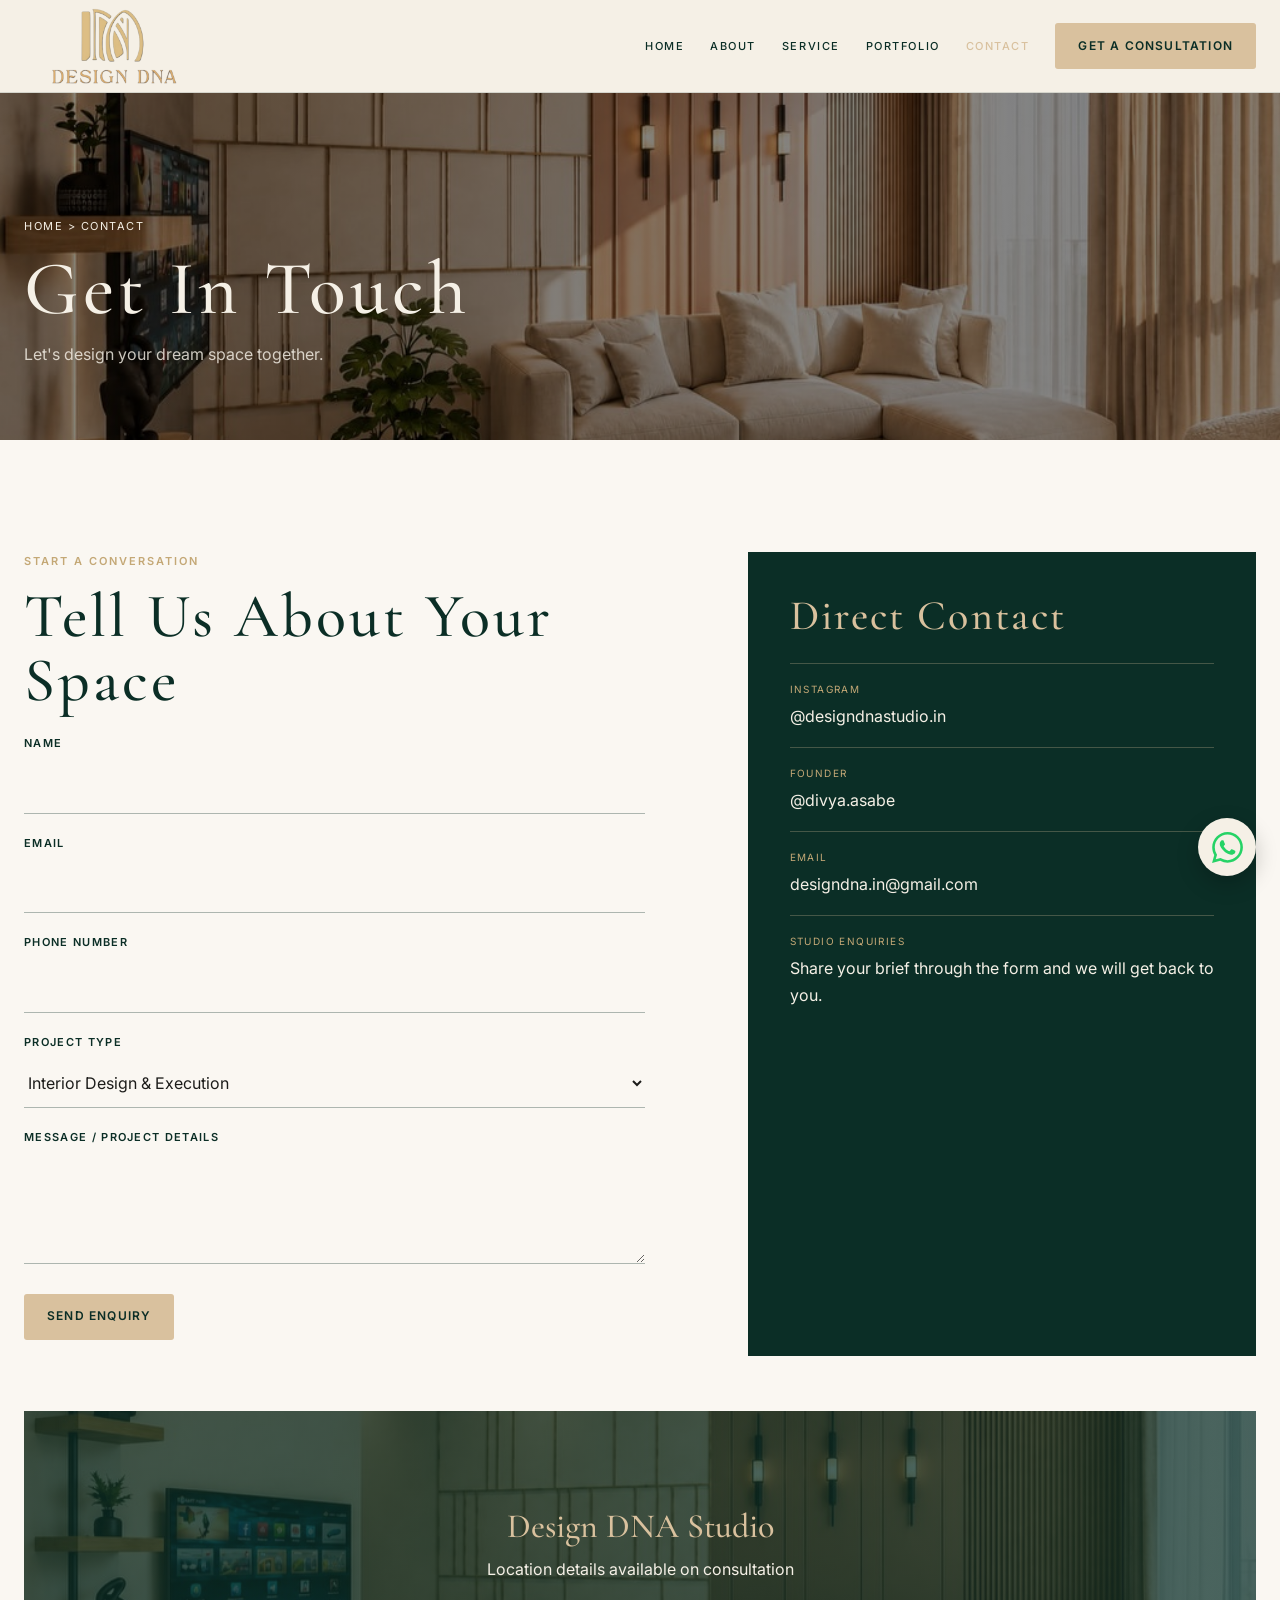
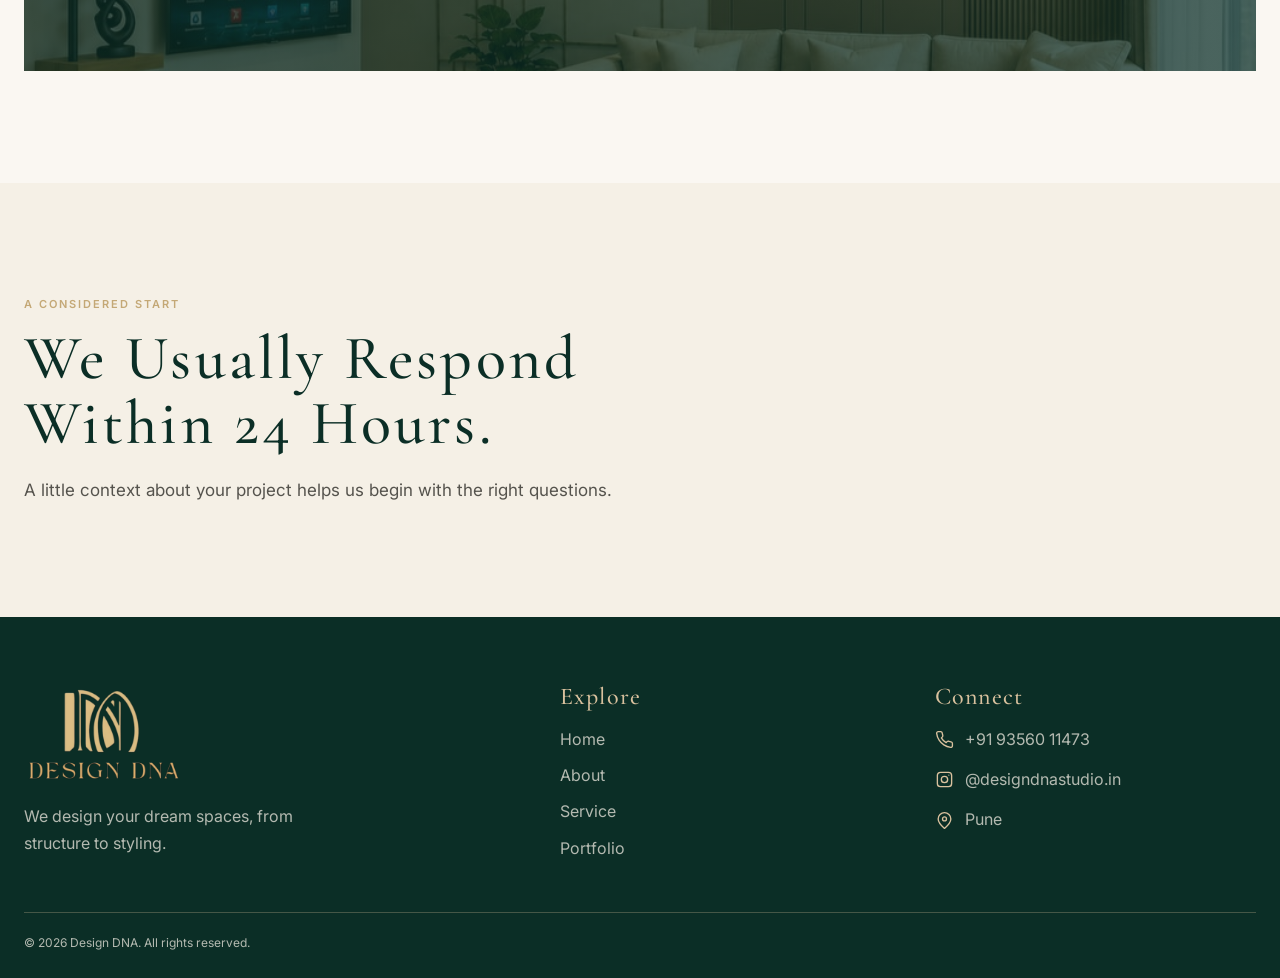
<file: contact.html>
<!doctype html><html lang="en"><head>
<!-- Google Tag Manager -->
<script>(function(w,d,s,l,i){w[l]=w[l]||[];w[l].push({'gtm.start':new Date().getTime(),event:'gtm.js'});var f=d.getElementsByTagName(s)[0],j=d.createElement(s),dl=l!='dataLayer'?'&l='+l:'';j.async=true;j.src='https://www.googletagmanager.com/gtm.js?id='+i+dl;f.parentNode.insertBefore(j,f);})(window,document,'script','dataLayer','GTM-W2SNC9QD');</script>
<!-- End Google Tag Manager --><meta charset="utf-8"><meta name="viewport" content="width=device-width,initial-scale=1">
  <meta name="description" content="Contact Design DNA for interior design, construction, material consultation and site supervision in Pune.">
  <meta name="author" content="Design DNA">
  <meta name="robots" content="index, follow">
  <meta name="theme-color" content="#0B2E26">
  <link rel="canonical" href="https://designdnastudio.in/contact.html">
  <link rel="icon" type="image/png" sizes="256x256" href="assets/images/brand/favicon.png">
  <link rel="apple-touch-icon" href="assets/images/brand/favicon.png">
  <meta property="og:type" content="website">
  <meta property="og:site_name" content="Design DNA">
  <meta property="og:title" content="Contact Design DNA | Interior Design Studio Pune">
  <meta property="og:description" content="Contact Design DNA for interior design, construction, material consultation and site supervision in Pune.">
  <meta property="og:url" content="https://designdnastudio.in/contact.html">
  <meta property="og:image" content="https://designdnastudio.in/assets/images/home-hero.png">
  <meta property="og:image:alt" content="Design DNA luxury interior">
  <meta name="twitter:card" content="summary_large_image">
  <meta name="twitter:title" content="Contact Design DNA | Interior Design Studio Pune">
  <meta name="twitter:description" content="Contact Design DNA for interior design, construction, material consultation and site supervision in Pune.">
  <meta name="twitter:image" content="https://designdnastudio.in/assets/images/home-hero.png"><title>Contact Design DNA | Interior Design Studio Pune</title><link rel="preconnect" href="https://fonts.googleapis.com"><link rel="preconnect" href="https://fonts.gstatic.com" crossorigin><link href="https://fonts.googleapis.com/css2?family=Cormorant+Garamond:wght@400;500;600;700&family=Inter:wght@400;500;600&display=swap" rel="stylesheet"><link rel="stylesheet" href="assets/css/style.css">
  <!-- Meta Pixel Code -->
  <script>
  !function(f,b,e,v,n,t,s)
  {if(f.fbq)return;n=f.fbq=function(){n.callMethod?
  n.callMethod.apply(n,arguments):n.queue.push(arguments)};
  if(!f._fbq)f._fbq=n;n.push=n;n.loaded=!0;n.version='2.0';
  n.queue=[];t=b.createElement(e);t.async=!0;
  t.src=v;s=b.getElementsByTagName(e)[0];
  s.parentNode.insertBefore(t,s)}(window, document,'script',
  'https://connect.facebook.net/en_US/fbevents.js');
  fbq('init', '1323713296509386');
  fbq('track', 'PageView');
  </script>
  <noscript><img height="1" width="1" style="display:none"
  src="https://www.facebook.com/tr?id=1323713296509386&ev=PageView&noscript=1"
  /></noscript>
  <!-- End Meta Pixel Code -->
</head><body>
<!-- Google Tag Manager (noscript) -->
<noscript><iframe src="https://www.googletagmanager.com/ns.html?id=GTM-W2SNC9QD" height="0" width="0" style="display:none;visibility:hidden"></iframe></noscript>
<!-- End Google Tag Manager (noscript) -->
<header class="site-header site-header--solid"><div class="container nav"><a class="brand" href="index.html"><img src="assets/images/brand/logo-cropped.png" alt="Design DNA"></a><button class="menu-toggle" aria-label="Open menu" aria-expanded="false"><span></span></button><nav class="nav-links"><a href="index.html">Home</a><a href="about.html">About</a><a href="services.html">Service</a><a href="portfolio.html">Portfolio</a><a href="contact.html" aria-current="page">Contact</a><a class="btn btn--gold" href="contact.html">Get a Consultation</a></nav></div></header>
<main><section class="page-hero"><div class="container"><div class="breadcrumb">Home &gt; Contact</div><h1>Get In Touch</h1><p>Let's design your dream space together.</p></div></section><section class="section"><div class="container contact-layout reveal"><div><span class="eyebrow">Start a conversation</span><h2 class="section-title">Tell Us About Your Space</h2><form action="https://formsubmit.co/ajax/designdna.in@gmail.com" method="post" data-contact-form><input type="hidden" name="_subject" value="New Design DNA website enquiry"><input type="hidden" name="_template" value="table"><div class="form-field"><label for="name">Name</label><input id="name" name="name" required></div><div class="form-field"><label for="email">Email</label><input id="email" name="email" type="email" required></div><div class="form-field"><label for="phone">Phone Number</label><input id="phone" name="phone" type="tel"></div><div class="form-field"><label for="type">Project Type</label><select id="type" name="type"><option>Interior Design &amp; Execution</option><option>Architectural Planning</option><option>Turnkey Projects</option><option>Construction &amp; Civil Work</option><option>3D Views &amp; Walkthroughs</option><option>Design Consultation</option><option>Renovation &amp; Makeovers</option><option>Interior Styling</option><option>Not Sure Yet</option></select></div><div class="form-field"><label for="message">Message / Project Details</label><textarea id="message" name="message" required></textarea></div><p style="margin-top:30px"><button class="btn btn--gold" type="submit">Send Enquiry</button></p><p class="form-status" data-form-status role="status" aria-live="polite" hidden></p></form></div><aside class="contact-card"><h2>Direct Contact</h2><dl><div><dt>Instagram</dt><dd><a href="https://www.instagram.com/designdnastudio.in/" target="_blank" rel="noreferrer">@designdnastudio.in</a></dd></div><div><dt>Founder</dt><dd><a href="https://www.instagram.com/divya.asabe/" target="_blank" rel="noreferrer">@divya.asabe</a></dd></div><div><dt>Email</dt><dd><a href="mailto:designdna.in@gmail.com">designdna.in@gmail.com</a></dd></div><div><dt>Studio enquiries</dt><dd>Share your brief through the form and we will get back to you.</dd></div></dl></aside></div><div class="container map-placeholder reveal"><div><strong>Design DNA Studio</strong><span>Location details available on consultation</span></div></div></section><section class="section section--cream"><div class="container reveal"><span class="eyebrow">A considered start</span><h2 class="section-title">We Usually Respond Within 24 Hours.</h2><p class="section-intro">A little context about your project helps us begin with the right questions.</p></div></section></main>
<footer class="site-footer"><div class="container footer-grid"><div class="footer-brand"><img src="assets/images/brand/logo-cropped.png" alt="Design DNA"><p>We design your dream spaces, from structure to styling.</p></div><div><h3>Explore</h3><nav class="footer-links"><a href="index.html">Home</a><a href="about.html">About</a><a href="services.html">Service</a><a href="portfolio.html">Portfolio</a></nav></div><div><h3>Connect</h3><nav class="footer-contact"><a href="tel:+919356011473"><span class="footer-contact__icon" aria-hidden="true"><svg viewBox="0 0 24 24"><path d="M22 16.9v3a2 2 0 0 1-2.2 2 19.8 19.8 0 0 1-8.6-3.1 19.5 19.5 0 0 1-6-6A19.8 19.8 0 0 1 2.1 4.2 2 2 0 0 1 4.1 2h3a2 2 0 0 1 2 1.7c.1 1 .4 2 .7 2.9a2 2 0 0 1-.5 2.1L8 10a16 16 0 0 0 6 6l1.3-1.3a2 2 0 0 1 2.1-.5c.9.4 1.9.6 2.9.7a2 2 0 0 1 1.7 2z"/></svg></span><span>+91 93560 11473</span></a><a href="https://www.instagram.com/designdnastudio.in/" target="_blank" rel="noreferrer"><span class="footer-contact__icon" aria-hidden="true"><svg viewBox="0 0 24 24"><rect width="18" height="18" x="3" y="3" rx="4"/><circle cx="12" cy="12" r="4"/><circle cx="17.5" cy="6.5" r=".7" fill="currentColor" stroke="none"/></svg></span><span>@designdnastudio.in</span></a><span><span class="footer-contact__icon" aria-hidden="true"><svg viewBox="0 0 24 24"><path d="M20 10c0 5-8 12-8 12S4 15 4 10a8 8 0 1 1 16 0z"/><circle cx="12" cy="10" r="2.5"/></svg></span><span>Pune</span></span></nav></div></div><div class="container footer-bottom">&copy; <span data-year></span> Design DNA. All rights reserved.</div></footer><script src="assets/js/script.js"></script><a class="whatsapp-fab" href="https://wa.me/919356011473" target="_blank" rel="noreferrer" aria-label="Chat with Design DNA on WhatsApp" title="Chat on WhatsApp"><img src="assets/images/brand/whatsapp.svg" alt=""></a></body></html>
</file>
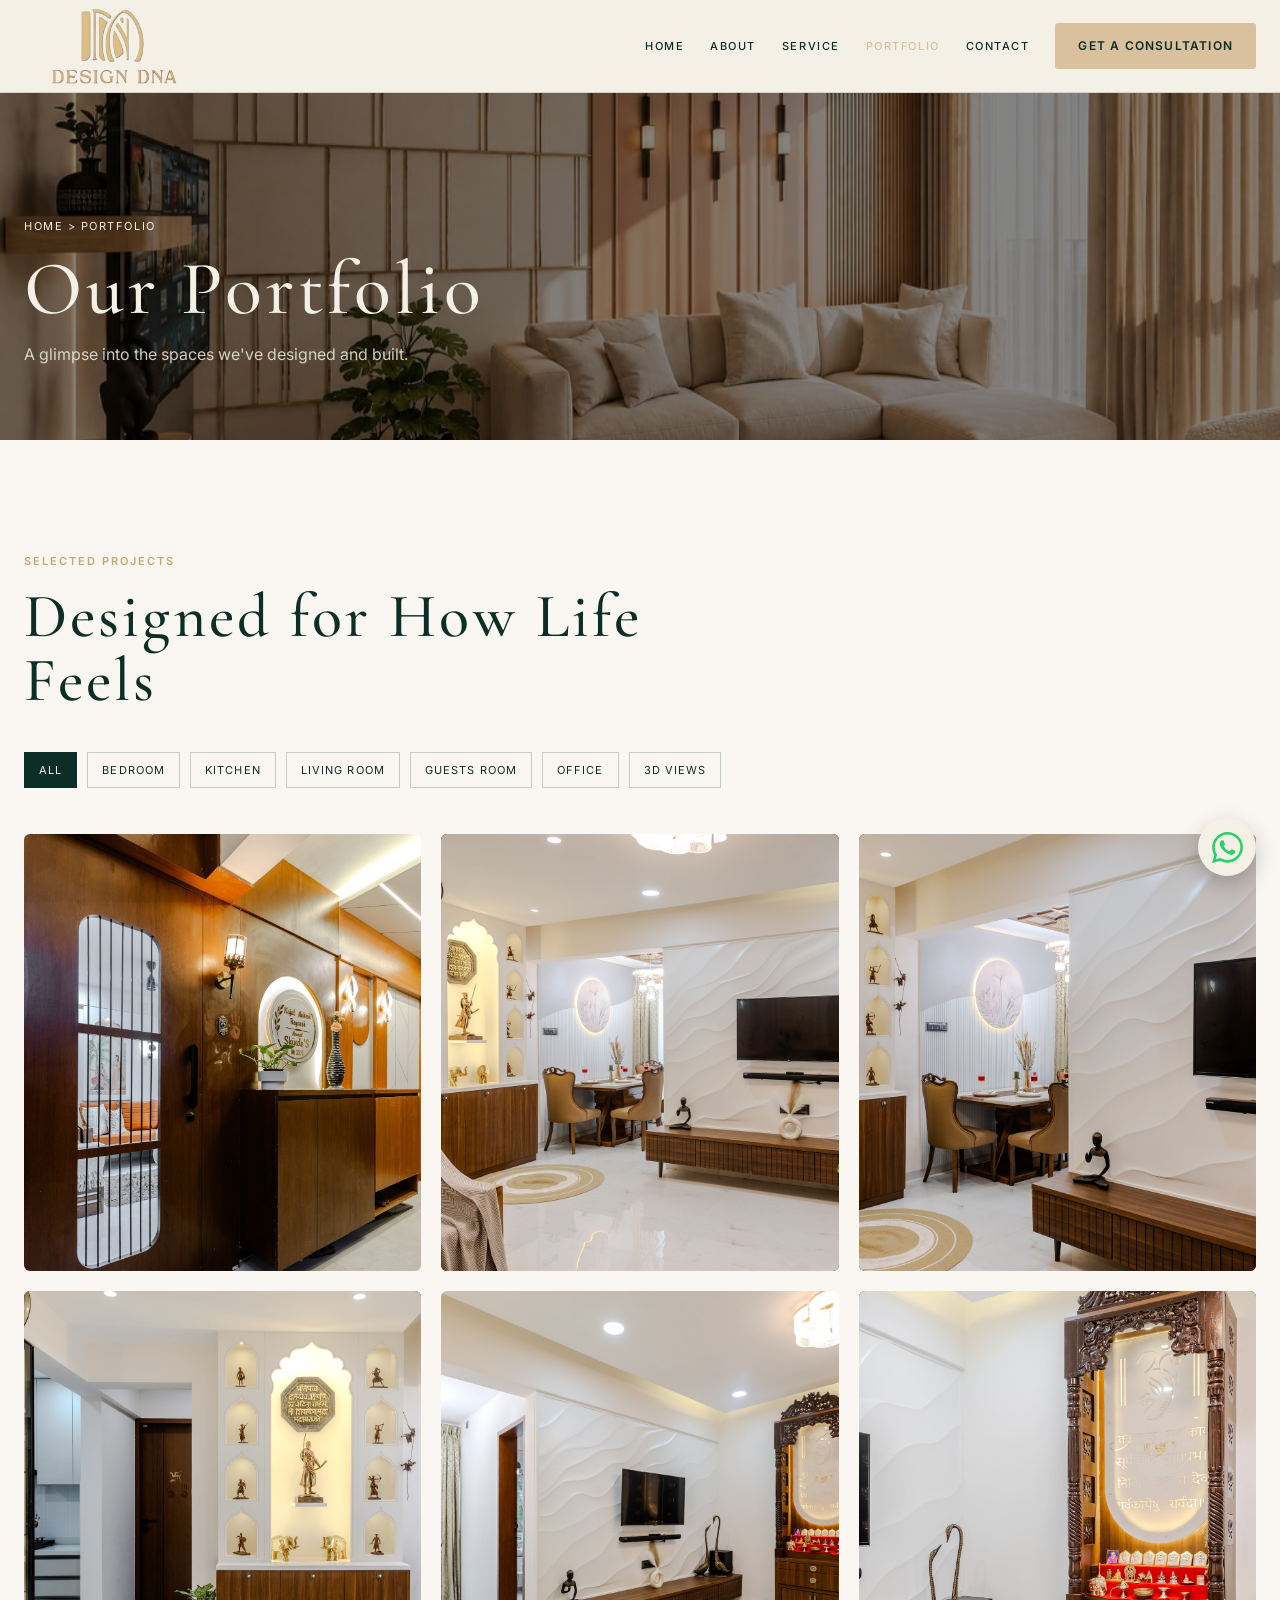
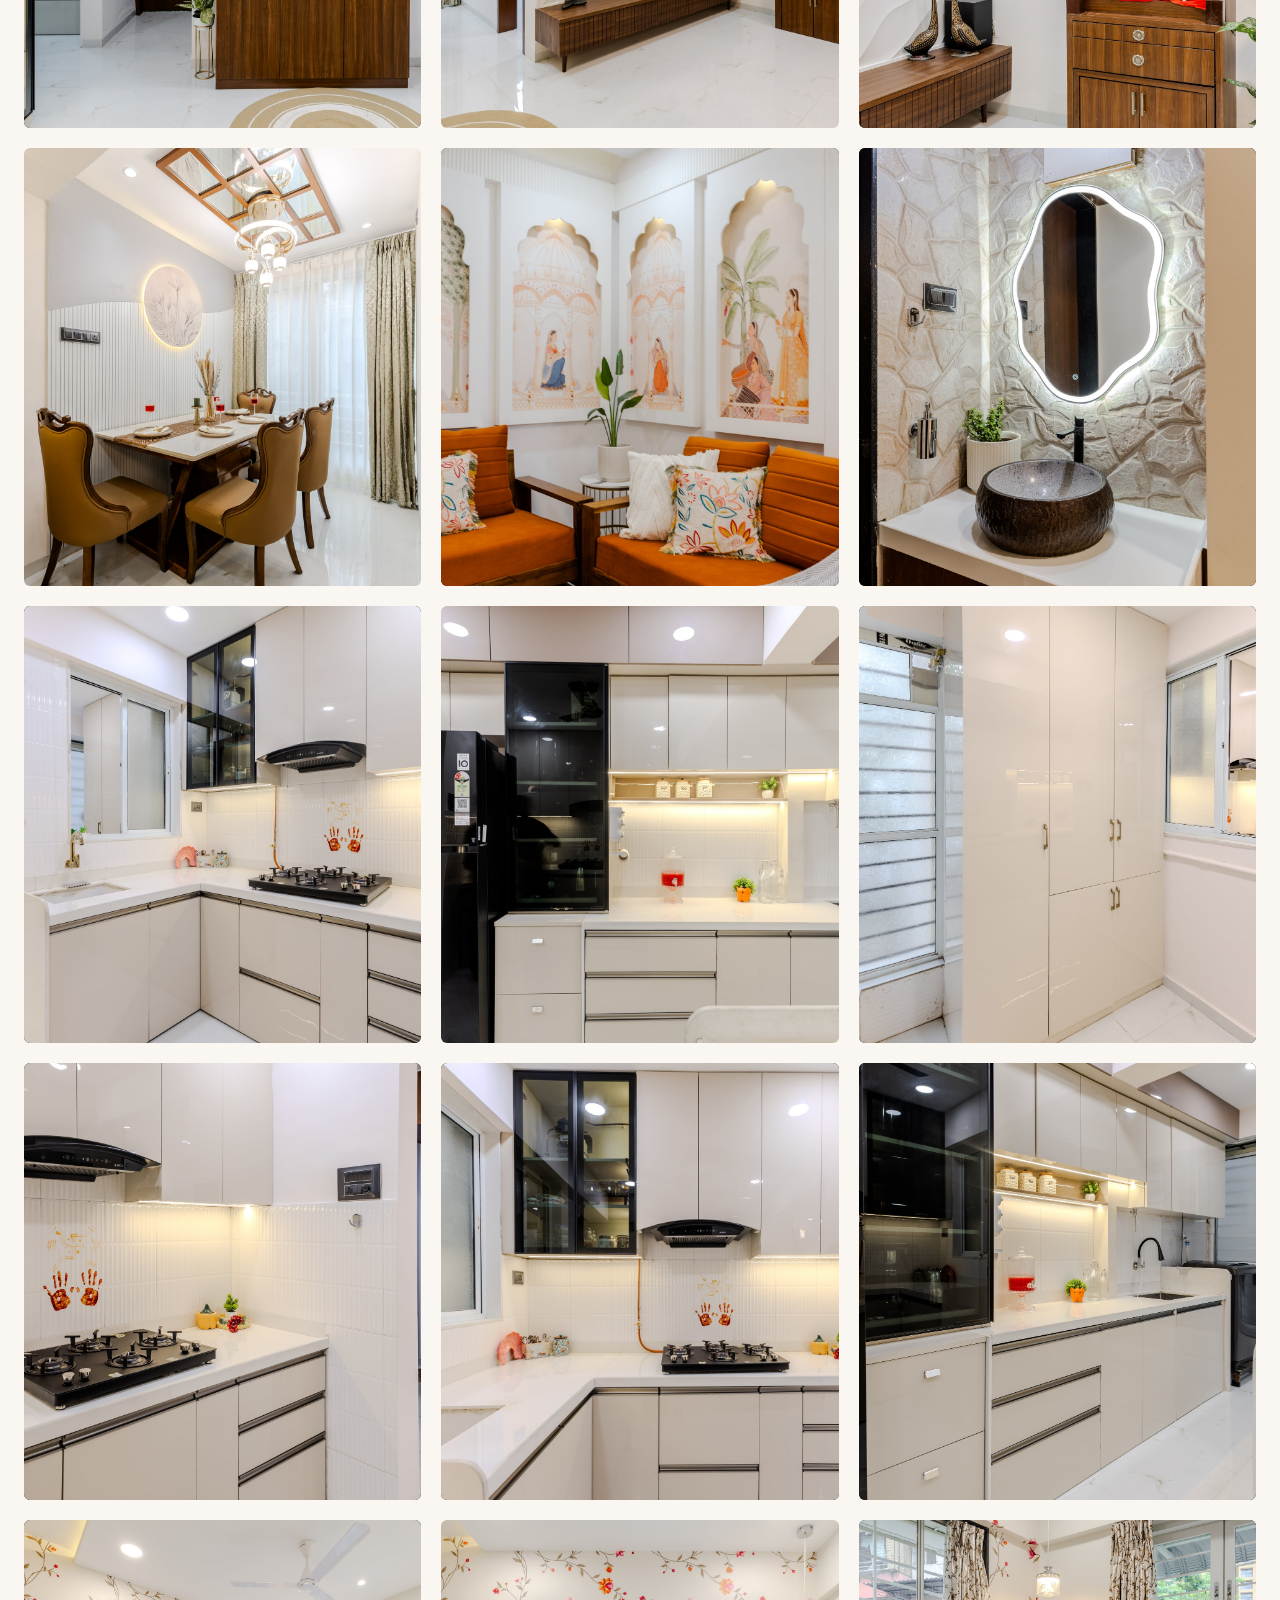
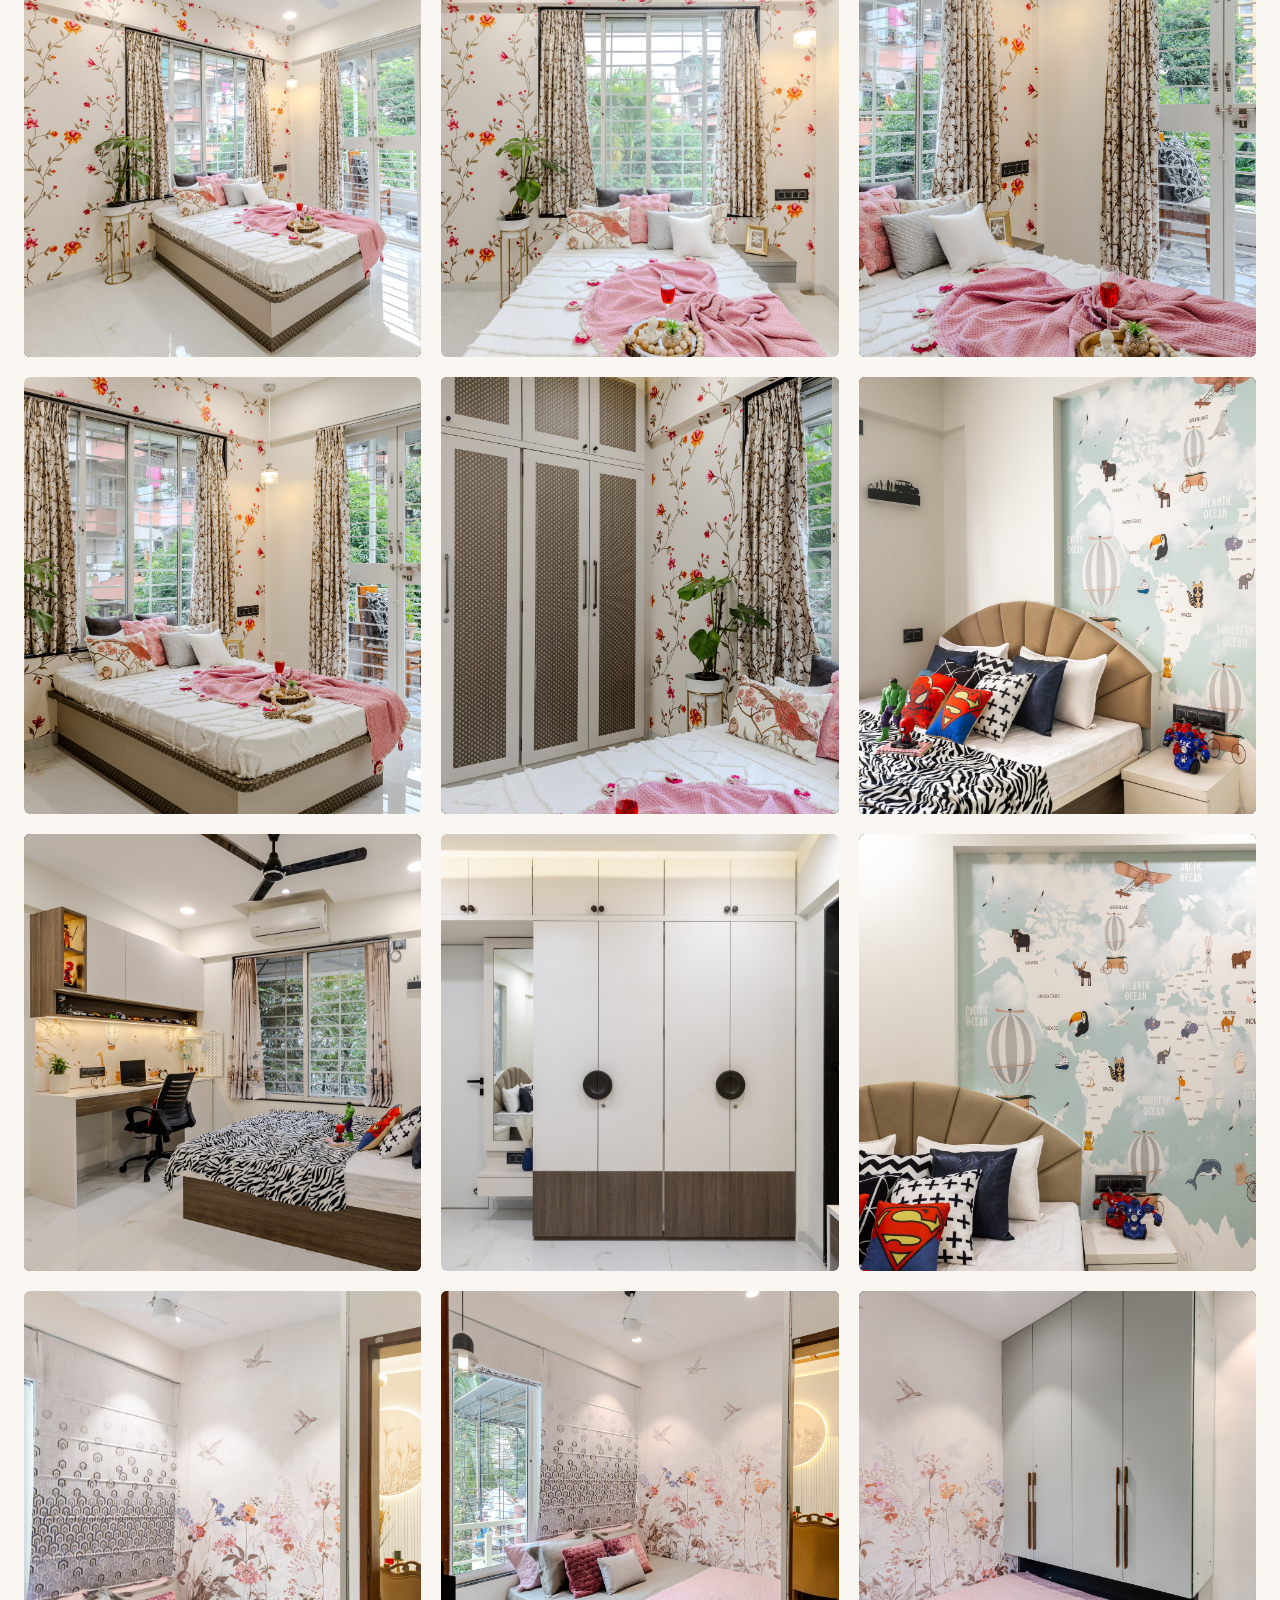
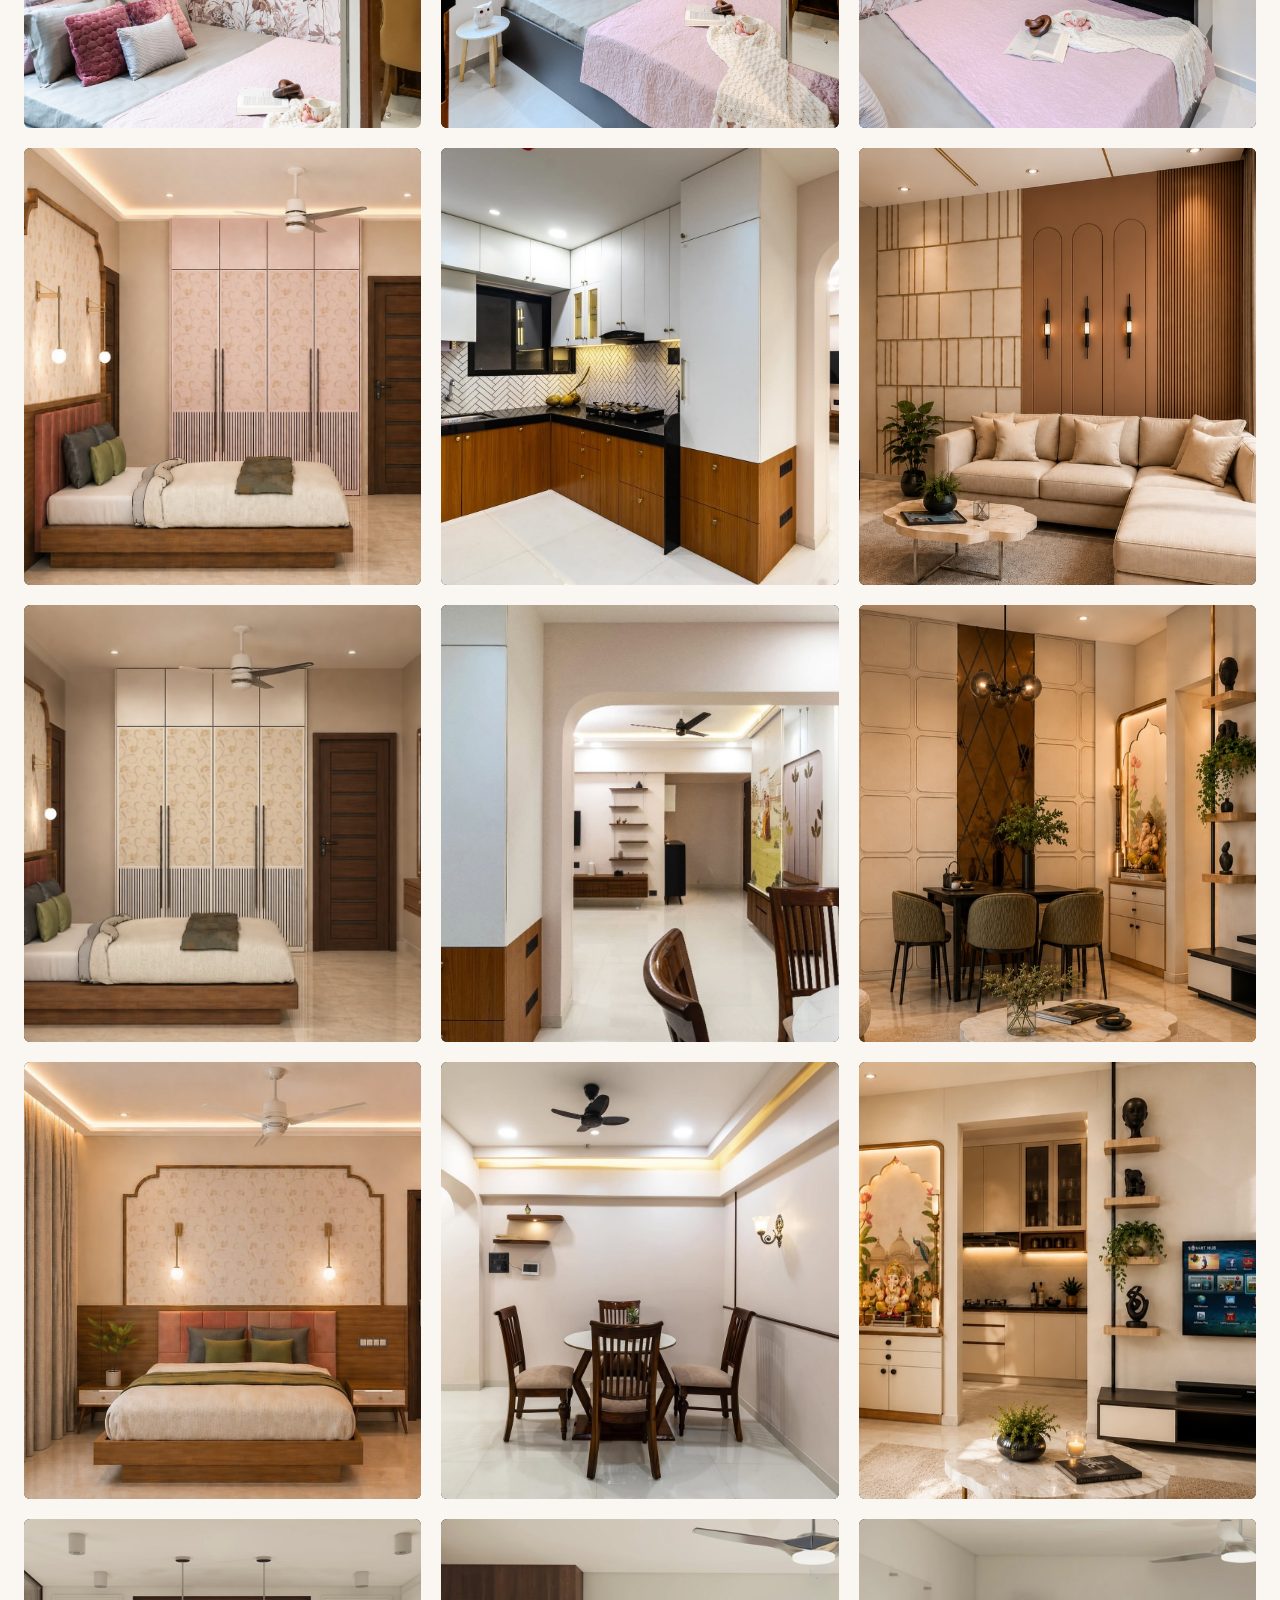
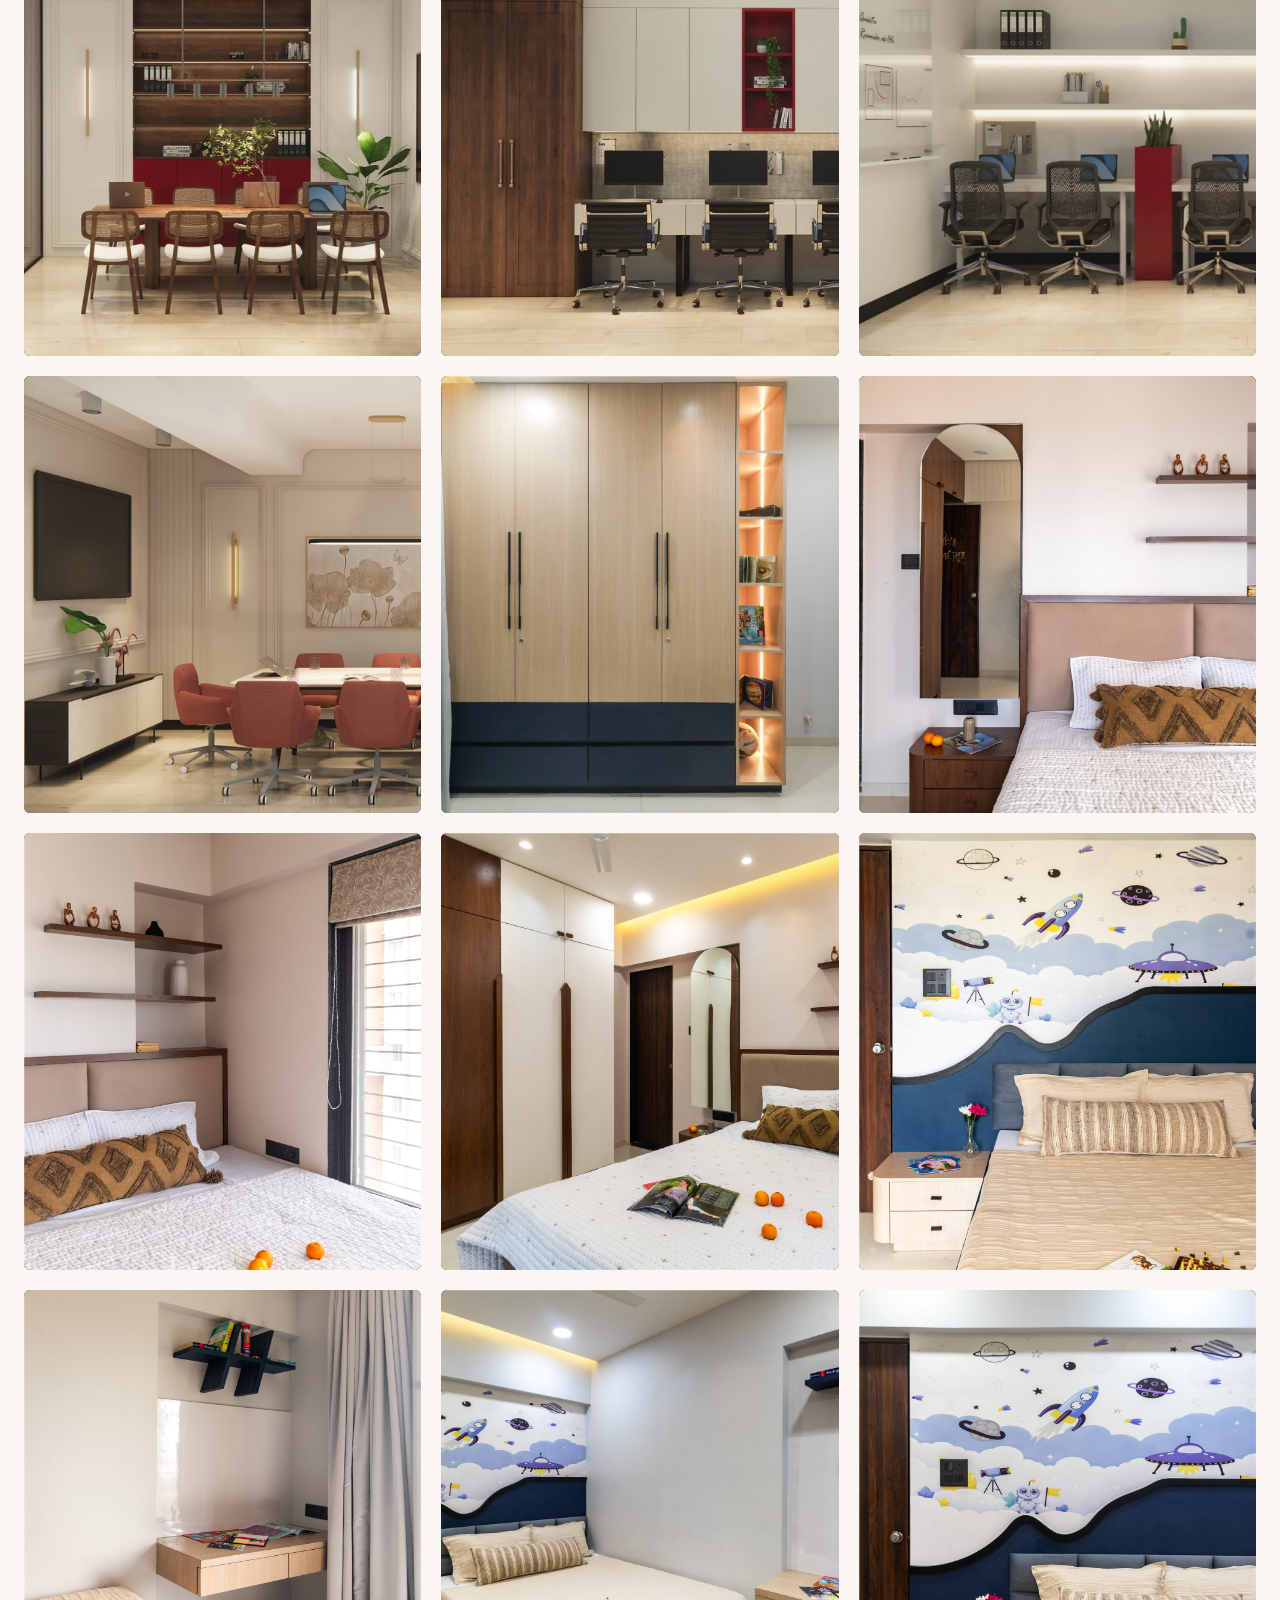
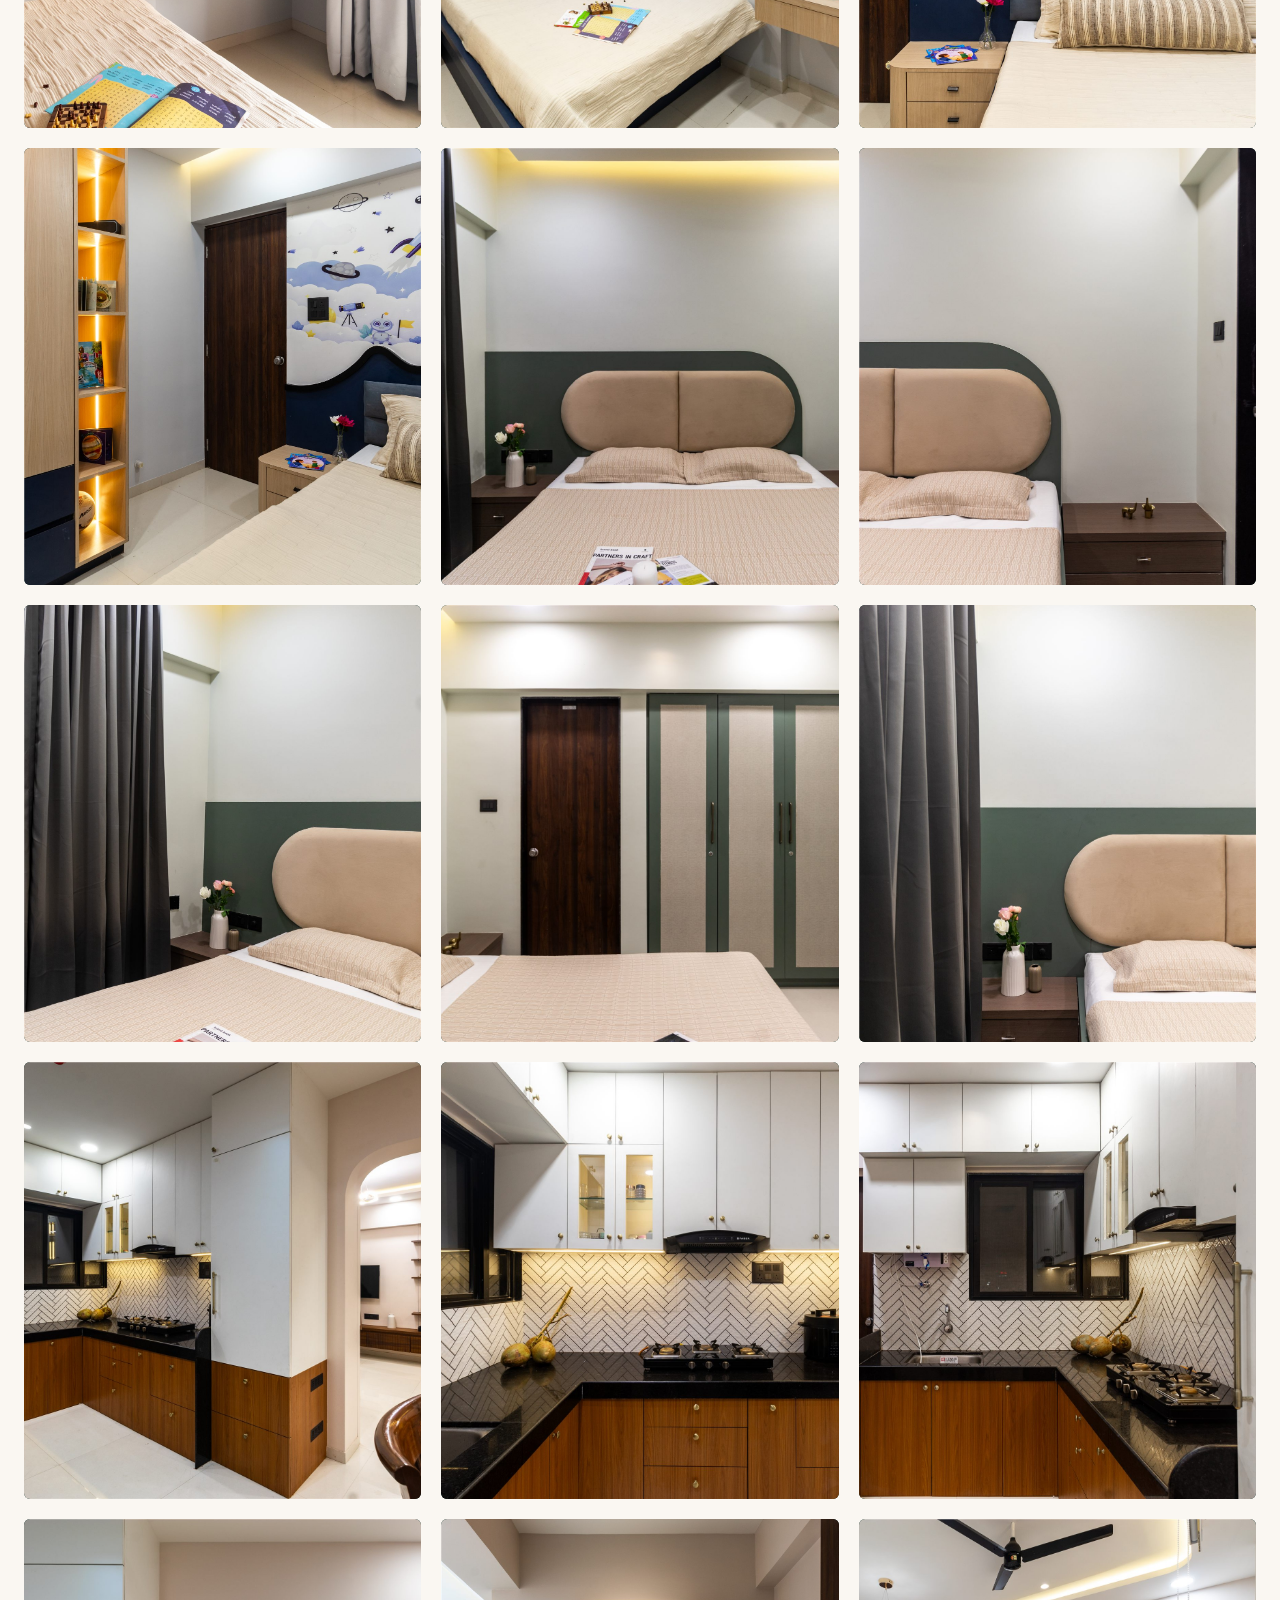
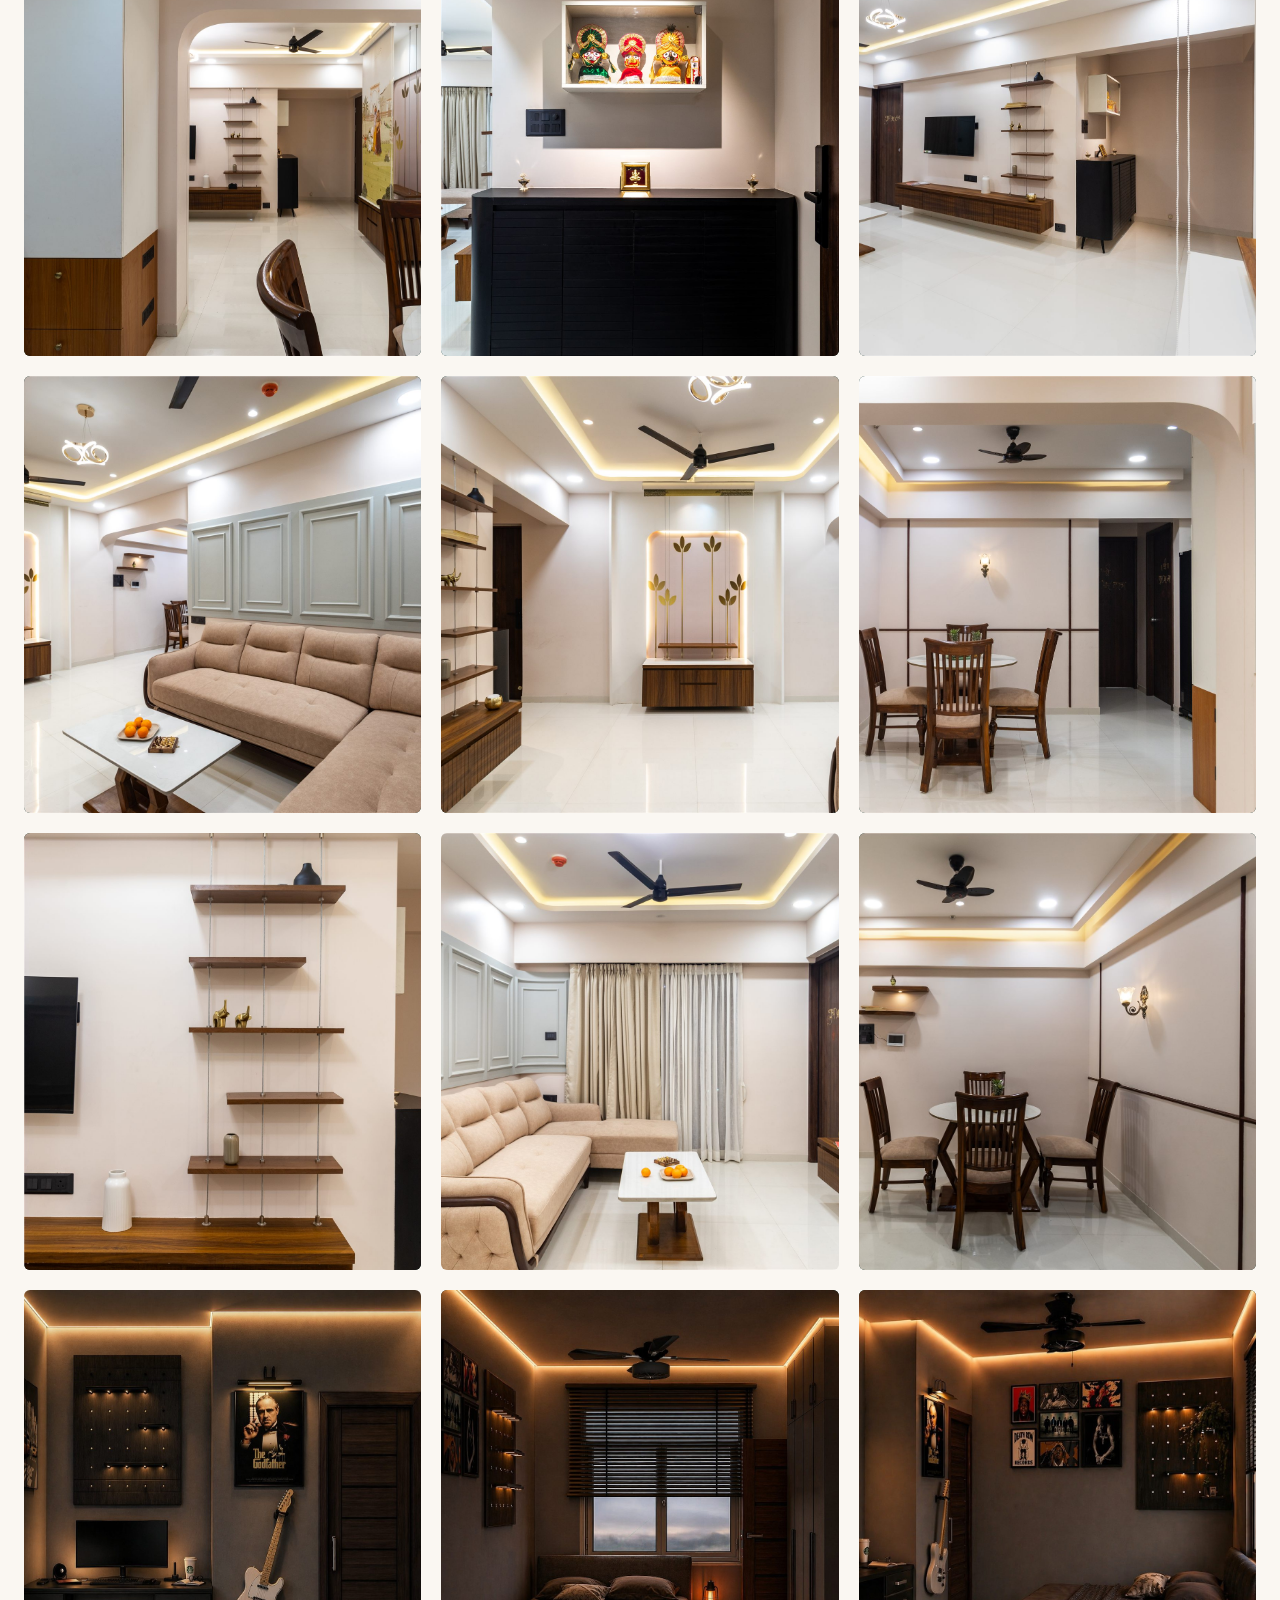
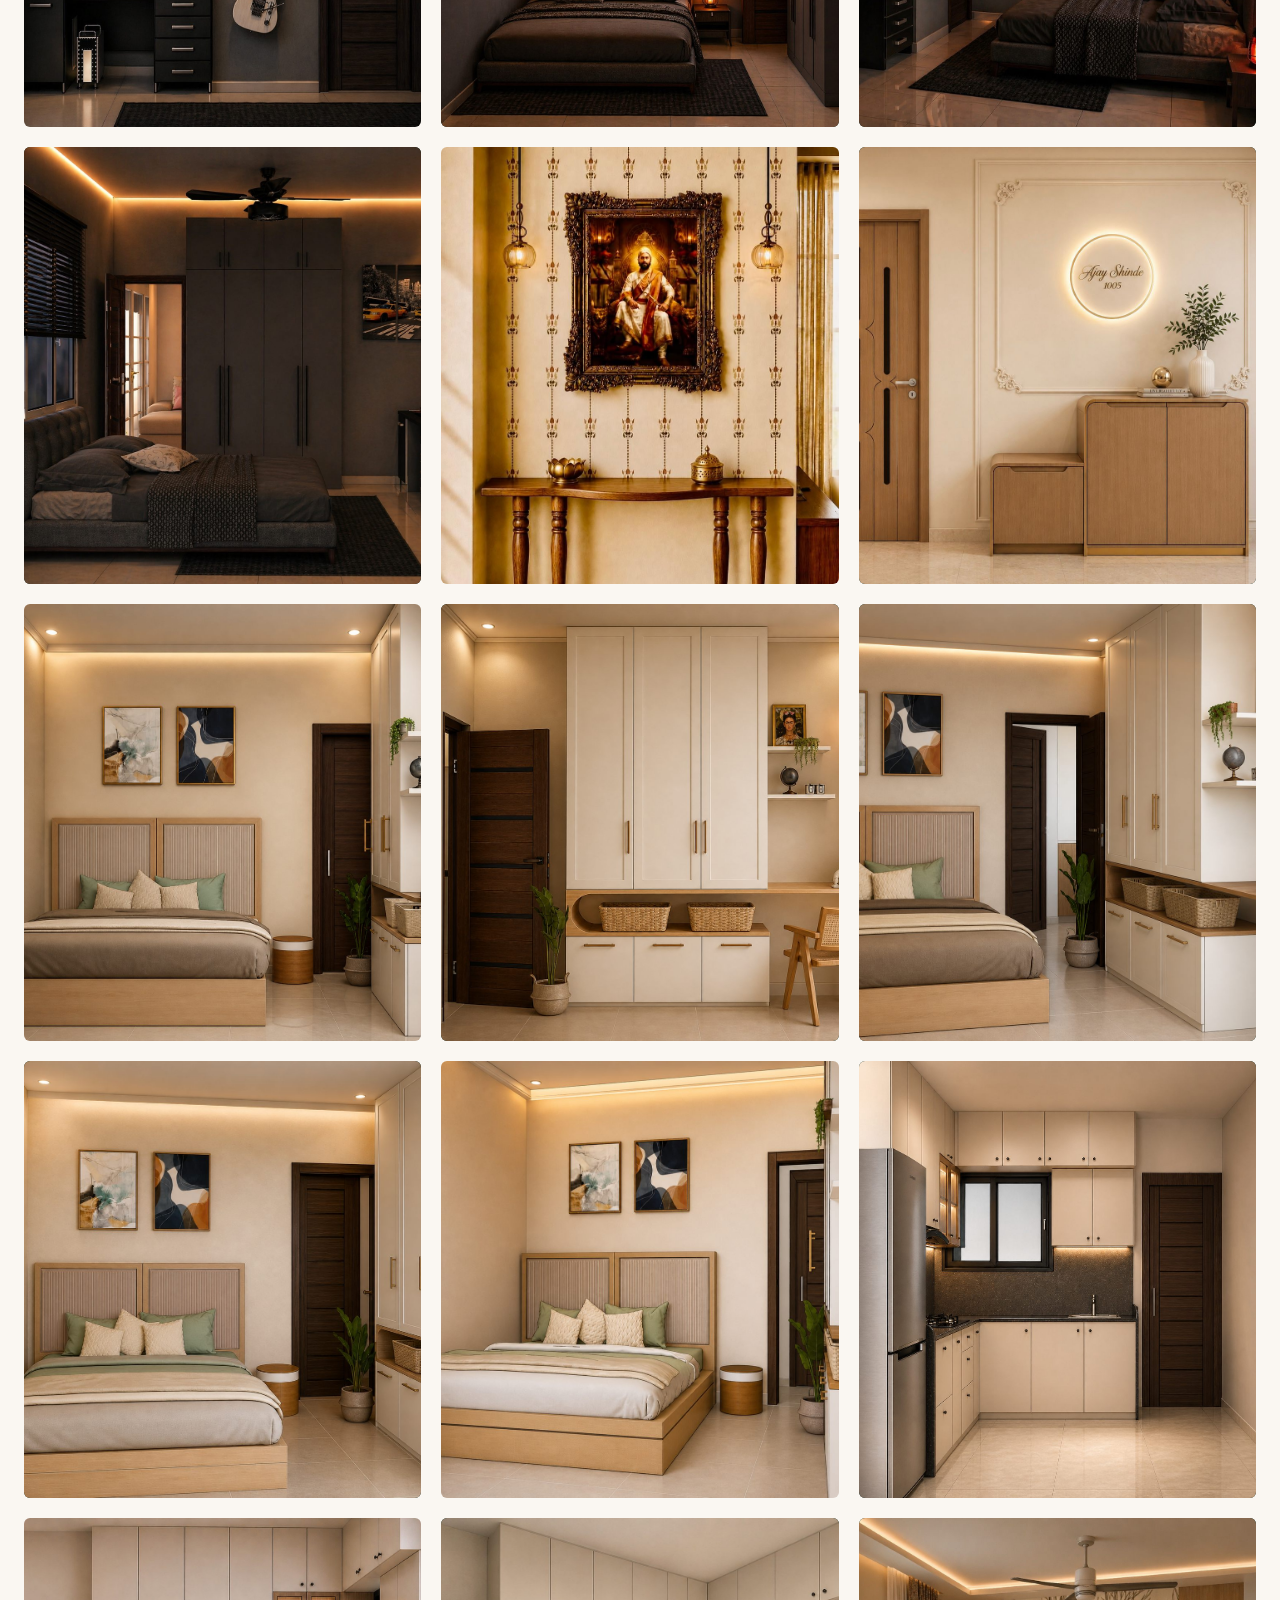
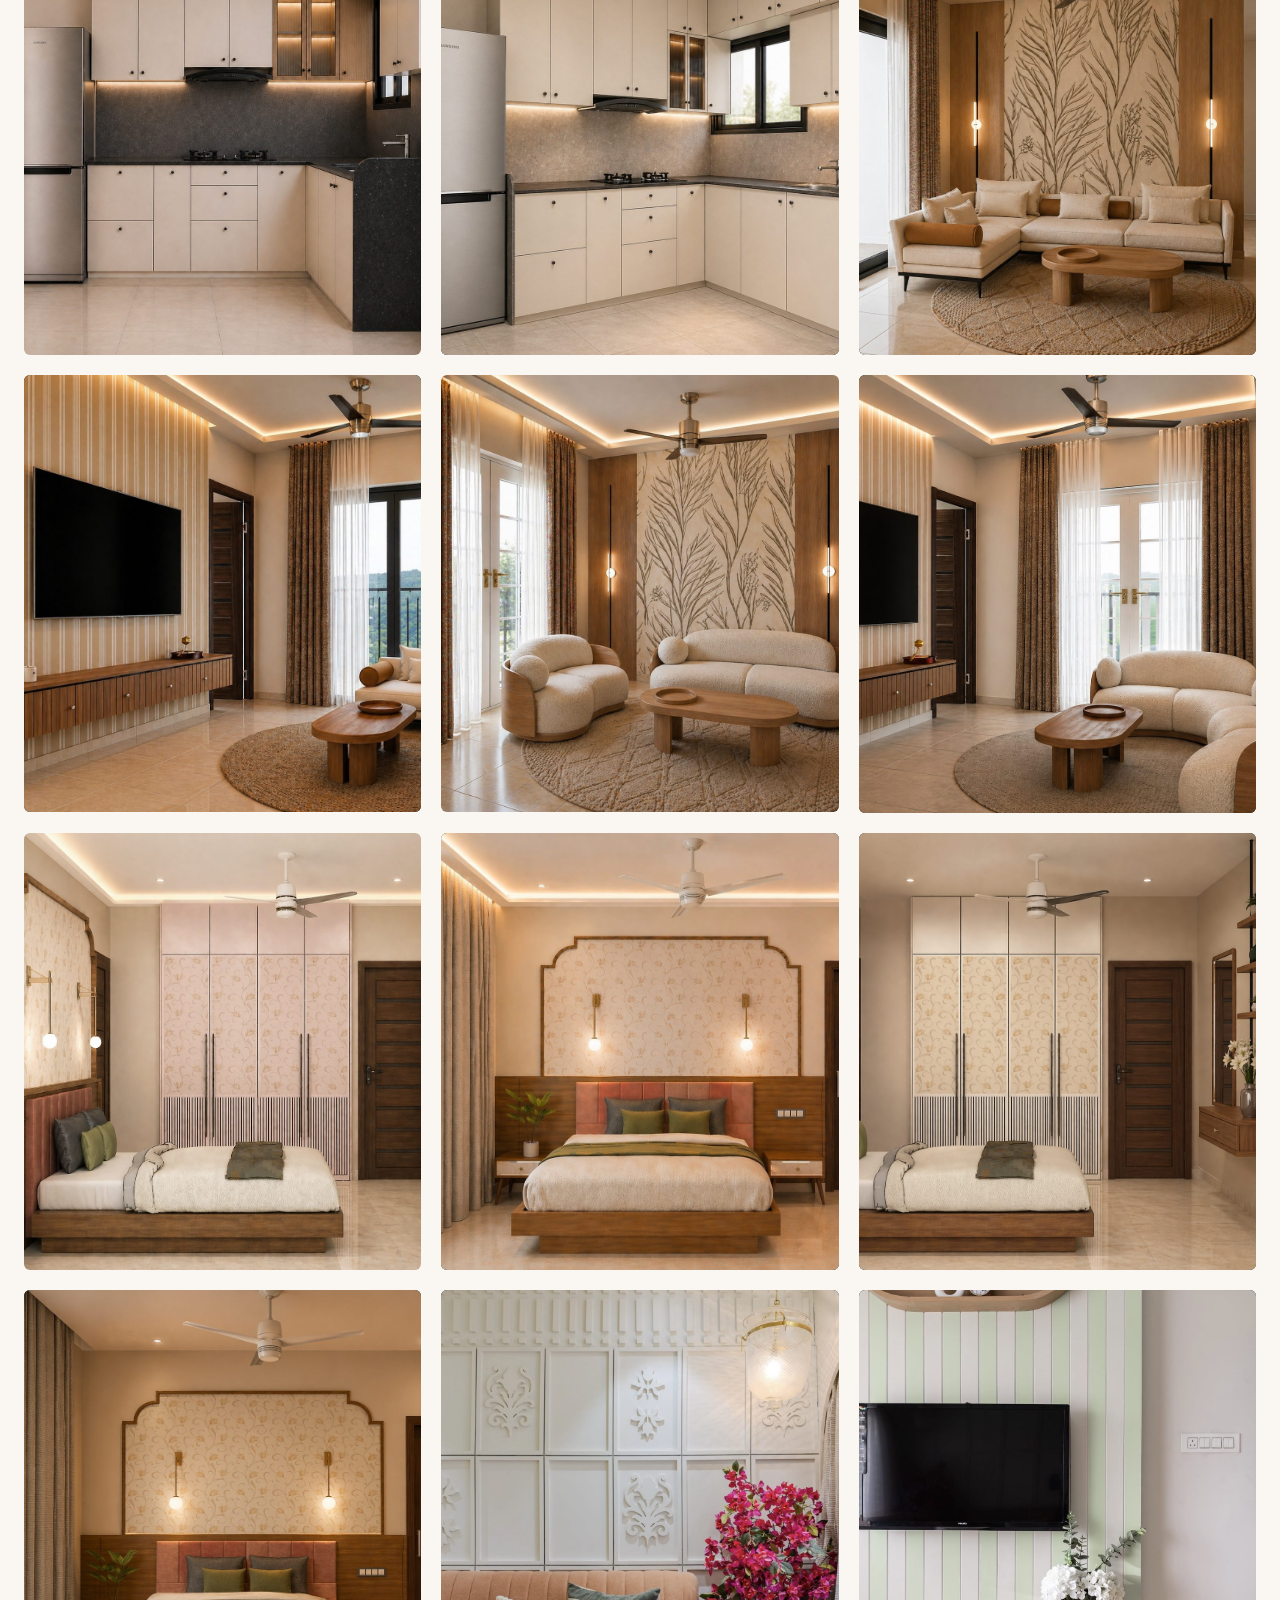
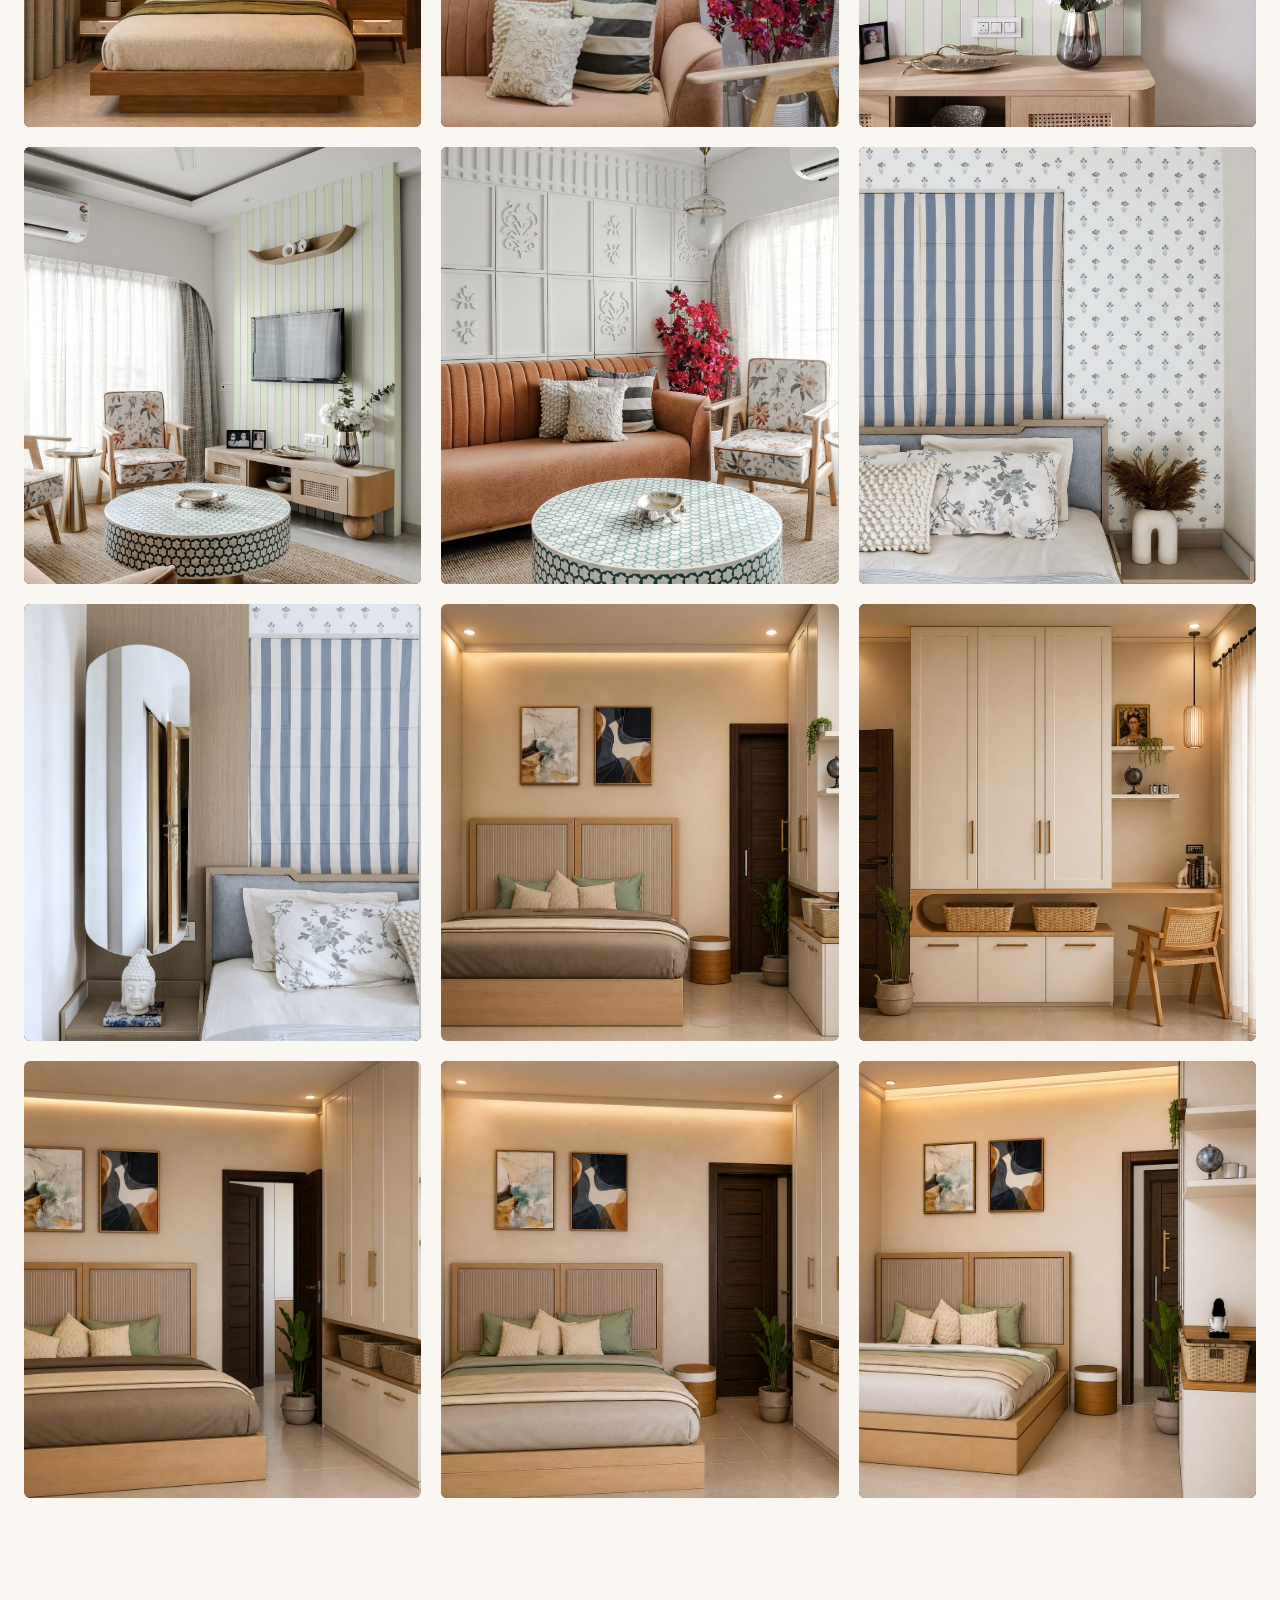
<file: portfolio.html>
<!doctype html>
<html lang="en"><head>
<!-- Google Tag Manager -->
<script>(function(w,d,s,l,i){w[l]=w[l]||[];w[l].push({'gtm.start':new Date().getTime(),event:'gtm.js'});var f=d.getElementsByTagName(s)[0],j=d.createElement(s),dl=l!='dataLayer'?'&l='+l:'';j.async=true;j.src='https://www.googletagmanager.com/gtm.js?id='+i+dl;f.parentNode.insertBefore(j,f);})(window,document,'script','dataLayer','GTM-W2SNC9QD');</script>
<!-- End Google Tag Manager --><meta charset="utf-8"><meta name="viewport" content="width=device-width,initial-scale=1">
  <meta name="description" content="Explore Design DNA residential, kitchen, bedroom, living room and office interior projects.">
  <meta name="author" content="Design DNA">
  <meta name="robots" content="index, follow">
  <meta name="theme-color" content="#0B2E26">
  <link rel="canonical" href="https://designdnastudio.in/portfolio.html">
  <link rel="icon" type="image/png" sizes="256x256" href="assets/images/brand/favicon.png">
  <link rel="apple-touch-icon" href="assets/images/brand/favicon.png">
  <meta property="og:type" content="website">
  <meta property="og:site_name" content="Design DNA">
  <meta property="og:title" content="Interior Design Portfolio | Design DNA">
  <meta property="og:description" content="Explore Design DNA residential, kitchen, bedroom, living room and office interior projects.">
  <meta property="og:url" content="https://designdnastudio.in/portfolio.html">
  <meta property="og:image" content="https://designdnastudio.in/assets/images/home-hero.png">
  <meta property="og:image:alt" content="Design DNA luxury interior">
  <meta name="twitter:card" content="summary_large_image">
  <meta name="twitter:title" content="Interior Design Portfolio | Design DNA">
  <meta name="twitter:description" content="Explore Design DNA residential, kitchen, bedroom, living room and office interior projects.">
  <meta name="twitter:image" content="https://designdnastudio.in/assets/images/home-hero.png"><title>Interior Design Portfolio | Design DNA</title><link rel="preconnect" href="https://fonts.googleapis.com"><link rel="preconnect" href="https://fonts.gstatic.com" crossorigin><link href="https://fonts.googleapis.com/css2?family=Cormorant+Garamond:wght@400;500;600;700&family=Inter:wght@400;500;600&display=swap" rel="stylesheet"><link rel="stylesheet" href="assets/css/style.css">
  <!-- Meta Pixel Code -->
  <script>
  !function(f,b,e,v,n,t,s)
  {if(f.fbq)return;n=f.fbq=function(){n.callMethod?
  n.callMethod.apply(n,arguments):n.queue.push(arguments)};
  if(!f._fbq)f._fbq=n;n.push=n;n.loaded=!0;n.version='2.0';
  n.queue=[];t=b.createElement(e);t.async=!0;
  t.src=v;s=b.getElementsByTagName(e)[0];
  s.parentNode.insertBefore(t,s)}(window, document,'script',
  'https://connect.facebook.net/en_US/fbevents.js');
  fbq('init', '1323713296509386');
  fbq('track', 'PageView');
  </script>
  <noscript><img height="1" width="1" style="display:none"
  src="https://www.facebook.com/tr?id=1323713296509386&ev=PageView&noscript=1"
  /></noscript>
  <!-- End Meta Pixel Code -->
</head>
<body class="portfolio-page">
<!-- Google Tag Manager (noscript) -->
<noscript><iframe src="https://www.googletagmanager.com/ns.html?id=GTM-W2SNC9QD" height="0" width="0" style="display:none;visibility:hidden"></iframe></noscript>
<!-- End Google Tag Manager (noscript) --><header class="site-header site-header--solid"><div class="container nav"><a class="brand" href="index.html"><img src="assets/images/brand/logo-cropped.png" alt="Design DNA"></a><button class="menu-toggle" aria-label="Open menu" aria-expanded="false"><span></span></button><nav class="nav-links"><a href="index.html">Home</a><a href="about.html">About</a><a href="services.html">Service</a><a href="portfolio.html" aria-current="page">Portfolio</a><a href="contact.html">Contact</a><a class="btn btn--gold" href="contact.html">Get a Consultation</a></nav></div></header>
<main><section class="page-hero"><div class="container"><div class="breadcrumb">Home &gt; Portfolio</div><h1>Our Portfolio</h1><p>A glimpse into the spaces we've designed and built.</p></div></section><section class="section"><div class="container"><span class="eyebrow">Selected projects</span><h2 class="section-title">Designed for How Life Feels</h2><div class="filters"><button class="filter is-active" data-filter="all">All</button><button class="filter" data-filter="bedroom">Bedroom</button><button class="filter" data-filter="kitchen">Kitchen</button><button class="filter" data-filter="livingroom">Living Room</button><button class="filter" data-filter="guestroom">Guests Room</button><button class="filter" data-filter="office">Office</button><button class="filter" data-filter="3d">3D Views</button></div><div class="portfolio-grid">
        <!-- NEW PROJECTS FROM ASSETS/NEW_PICS: LIVING ROOM, FOYER & DINING -->
        <a class="project" data-category="livingroom" href="contact.html">
          <img src="assets/images/portfolio/LivingRoom/lenscafee-shinde-entrance-foyer-01.jpg" alt="Grand entrance safety door and illuminated foyer console by Design DNA" loading="lazy">
          <span class="project__copy">
            <span>Entrance &amp; Foyer</span>
            <h3>Grand Entrance &amp; Foyer</h3>
          </span>
        </a>
        <a class="project" data-category="livingroom" href="contact.html">
          <img src="assets/images/portfolio/LivingRoom/lenscafee-shinde-livingroom-03.jpg" alt="Modern living room with wave feature wall and TV console by Design DNA" loading="lazy">
          <span class="project__copy">
            <span>Living Room</span>
            <h3>Sculpted Living Elegance</h3>
          </span>
        </a>
        <a class="project" data-category="livingroom" href="contact.html">
          <img src="assets/images/portfolio/LivingRoom/lenscafee-shinde-livingroom-01.jpg" alt="Living and dining space with custom arch niche display by Design DNA" loading="lazy">
          <span class="project__copy">
            <span>Living Room</span>
            <h3>Heritage &amp; Modern Harmony</h3>
          </span>
        </a>
        <a class="project" data-category="livingroom" href="contact.html">
          <img src="assets/images/portfolio/LivingRoom/lenscafee-shinde-livingroom-02.jpg" alt="Traditional arched display niche with lighting by Design DNA" loading="lazy">
          <span class="project__copy">
            <span>Living Room</span>
            <h3>Curated Heritage Niche</h3>
          </span>
        </a>
        <a class="project" data-category="livingroom" href="contact.html">
          <img src="assets/images/portfolio/LivingRoom/lenscafee-shinde-livingroom-04.jpg" alt="Living room with handcrafted wooden pooja mandir by Design DNA" loading="lazy">
          <span class="project__copy">
            <span>Living Room</span>
            <h3>Sacred Corner &amp; Media Lounge</h3>
          </span>
        </a>
        <a class="project" data-category="livingroom" href="contact.html">
          <img src="assets/images/portfolio/LivingRoom/lenscafee-shinde-pooja-mandir-01.jpg" alt="Handcrafted wooden pooja unit with backlit glass by Design DNA" loading="lazy">
          <span class="project__copy">
            <span>Living Room</span>
            <h3>Artisanal Pooja Mandir</h3>
          </span>
        </a>
        <a class="project" data-category="livingroom" href="contact.html">
          <img src="assets/images/portfolio/LivingRoom/lenscafee-shinde-dining-01.jpg" alt="Contemporary dining room with mirrored ceiling and chandelier by Design DNA" loading="lazy">
          <span class="project__copy">
            <span>Dining Area</span>
            <h3>Warm Dining Glow</h3>
          </span>
        </a>
        <a class="project" data-category="livingroom" href="contact.html">
          <img src="assets/images/portfolio/LivingRoom/lenscafee-shinde-fresco-lounge-01.jpg" alt="Indian heritage wall art with terracotta seating by Design DNA" loading="lazy">
          <span class="project__copy">
            <span>Living Room</span>
            <h3>Royal Fresco Lounge</h3>
          </span>
        </a>
        <a class="project" data-category="livingroom" href="contact.html">
          <img src="assets/images/portfolio/LivingRoom/lenscafee-shinde-vanity-basin-01.jpg" alt="Luxury vanity with carved stone basin and wavy backlit mirror by Design DNA" loading="lazy">
          <span class="project__copy">
            <span>Vanity &amp; Powder Room</span>
            <h3>Organic Stone Vanity</h3>
          </span>
        </a>

        <!-- NEW PROJECTS FROM ASSETS/NEW_PICS: KITCHEN -->
        <a class="project" data-category="kitchen" href="contact.html">
          <img src="assets/images/portfolio/Kitchen/lenscafee-shinde-kitchen-01.jpg" alt="Modular L-shaped kitchen with quartz counter by Design DNA" loading="lazy">
          <span class="project__copy">
            <span>Kitchen</span>
            <h3>Streamlined Quartz Kitchen</h3>
          </span>
        </a>
        <a class="project" data-category="kitchen" href="contact.html">
          <img src="assets/images/portfolio/Kitchen/lenscafee-shinde-kitchen-02.jpg" alt="Modern modular kitchen with glass cabinet and appliances by Design DNA" loading="lazy">
          <span class="project__copy">
            <span>Kitchen</span>
            <h3>Monochrome Culinary Hub</h3>
          </span>
        </a>
        <a class="project" data-category="kitchen" href="contact.html">
          <img src="assets/images/portfolio/Kitchen/lenscafee-shinde-kitchen-03.jpg" alt="Full-height modular kitchen pantry cabinet by Design DNA" loading="lazy">
          <span class="project__copy">
            <span>Kitchen</span>
            <h3>Full-Height Pantry Tall Unit</h3>
          </span>
        </a>
        <a class="project" data-category="kitchen" href="contact.html">
          <img src="assets/images/portfolio/Kitchen/lenscafee-shinde-kitchen-04.jpg" alt="Kitchen hob zone with under-cabinet ambient lighting by Design DNA" loading="lazy">
          <span class="project__copy">
            <span>Kitchen</span>
            <h3>Warm Ambient Cooking Zone</h3>
          </span>
        </a>
        <a class="project" data-category="kitchen" href="contact.html">
          <img src="assets/images/portfolio/Kitchen/lenscafee-shinde-kitchen-05.jpg" alt="Sleek kitchen countertop and chimney layout by Design DNA" loading="lazy">
          <span class="project__copy">
            <span>Kitchen</span>
            <h3>Gourmet Precision Counter</h3>
          </span>
        </a>
        <a class="project" data-category="kitchen" href="contact.html">
          <img src="assets/images/portfolio/Kitchen/lenscafee-shinde-kitchen-06.jpg" alt="Modular kitchen storage and open LED shelf by Design DNA" loading="lazy">
          <span class="project__copy">
            <span>Kitchen</span>
            <h3>Vertical Storage Perspective</h3>
          </span>
        </a>

        <!-- NEW PROJECTS FROM ASSETS/NEW_PICS: MASTER BEDROOM -->
        <a class="project" data-category="bedroom" href="contact.html">
          <img src="assets/images/portfolio/Bedroom/lenscafee-shinde-master-bedroom-01.jpg" alt="Master bedroom with balcony connection and floral mural by Design DNA" loading="lazy">
          <span class="project__copy">
            <span>Master Bedroom</span>
            <h3>Sunlit Master Retreat</h3>
          </span>
        </a>
        <a class="project" data-category="bedroom" href="contact.html">
          <img src="assets/images/portfolio/Bedroom/lenscafee-shinde-master-bedroom-02.jpg" alt="Master bedroom with custom cane and textured wardrobe by Design DNA" loading="lazy">
          <span class="project__copy">
            <span>Master Bedroom</span>
            <h3>Floral Blossom Suite</h3>
          </span>
        </a>
        <a class="project" data-category="bedroom" href="contact.html">
          <img src="assets/images/portfolio/Bedroom/lenscafee-shinde-master-bedroom-03.jpg" alt="Master bedroom bed styling with balcony view by Design DNA" loading="lazy">
          <span class="project__copy">
            <span>Master Bedroom</span>
            <h3>Balcony Serenity Suite</h3>
          </span>
        </a>
        <a class="project" data-category="bedroom" href="contact.html">
          <img src="assets/images/portfolio/Bedroom/lenscafee-shinde-master-bedroom-04.jpg" alt="Master bedroom interior with botanical wallpaper by Design DNA" loading="lazy">
          <span class="project__copy">
            <span>Master Bedroom</span>
            <h3>Earthy Botanical Sanctuary</h3>
          </span>
        </a>
        <a class="project" data-category="bedroom" href="contact.html">
          <img src="assets/images/portfolio/Bedroom/lenscafee-shinde-master-bedroom-05.jpg" alt="Custom bedroom wardrobe with textured front panels by Design DNA" loading="lazy">
          <span class="project__copy">
            <span>Master Bedroom</span>
            <h3>Textured Wardrobe Millwork</h3>
          </span>
        </a>

        <!-- NEW PROJECTS FROM ASSETS/NEW_PICS: KIDS BEDROOM -->
        <a class="project" data-category="bedroom" href="contact.html">
          <img src="assets/images/portfolio/Bedroom/lenscafee-shinde-kids-bedroom-01.jpg" alt="Kids bedroom with world map accent wall by Design DNA" loading="lazy">
          <span class="project__copy">
            <span>Kids Bedroom</span>
            <h3>Young Explorer's Suite</h3>
          </span>
        </a>
        <a class="project" data-category="bedroom" href="contact.html">
          <img src="assets/images/portfolio/Bedroom/lenscafee-shinde-kids-bedroom-02.jpg" alt="Kids bedroom study unit and storage by Design DNA" loading="lazy">
          <span class="project__copy">
            <span>Kids Bedroom</span>
            <h3>Study &amp; Play Realm</h3>
          </span>
        </a>
        <a class="project" data-category="bedroom" href="contact.html">
          <img src="assets/images/portfolio/Bedroom/lenscafee-shinde-kids-bedroom-03.jpg" alt="Kids room wardrobe with circular designer handles by Design DNA" loading="lazy">
          <span class="project__copy">
            <span>Kids Bedroom</span>
            <h3>Dual-Tone Kids Wardrobe</h3>
          </span>
        </a>
        <a class="project" data-category="bedroom" href="contact.html">
          <img src="assets/images/portfolio/Bedroom/lenscafee-shinde-kids-bedroom-04.jpg" alt="Kids bedroom world map wall and scalloped headboard by Design DNA" loading="lazy">
          <span class="project__copy">
            <span>Kids Bedroom</span>
            <h3>Adventure Feature Wall</h3>
          </span>
        </a>

        <!-- NEW PROJECTS FROM ASSETS/NEW_PICS: GUESTS ROOM -->
        <a class="project" data-category="guestroom bedroom" href="contact.html">
          <img src="assets/images/portfolio/Guests Room/lenscafee-shinde-guest-bedroom-01.jpg" alt="Floral themed guest bedroom with blush pink accents by Design DNA" loading="lazy">
          <span class="project__copy">
            <span>Guests Room</span>
            <h3>Botanical Haven</h3>
          </span>
        </a>
        <a class="project" data-category="guestroom bedroom" href="contact.html">
          <img src="assets/images/portfolio/Guests Room/lenscafee-shinde-guest-bedroom-02.jpg" alt="Guest bedroom interior styling by Design DNA" loading="lazy">
          <span class="project__copy">
            <span>Guests Room</span>
            <h3>Serene Floral Suite</h3>
          </span>
        </a>
        <a class="project" data-category="guestroom bedroom" href="contact.html">
          <img src="assets/images/portfolio/Guests Room/lenscafee-shinde-guest-bedroom-03.jpg" alt="Built-in overhead storage and floral accent guest room by Design DNA" loading="lazy">
          <span class="project__copy">
            <span>Guests Room</span>
            <h3>Smart Overhead Storage</h3>
          </span>
        </a>
<a class="project" data-category="bedroom" href="contact.html"><img src="assets/images/portfolio/Bedroom/bedroom-05.jpg" alt="Bedroom interior by Design DNA"><span class="project__copy"><span>Bedroom</span><h3>Restful Layers</h3></span></a><a class="project" data-category="kitchen" href="contact.html"><img src="assets/images/portfolio/Kitchen/kitchen-01.jpg" alt="Kitchen interior by Design DNA"><span class="project__copy"><span>Kitchen</span><h3>The Heart of Home</h3></span></a><a class="project" data-category="livingroom" href="contact.html"><img src="assets/images/portfolio/LivingRoom/livingroom-04.jpg" alt="Living room interior by Design DNA"><span class="project__copy"><span>Living Room</span><h3>Quiet Comfort</h3></span></a><a class="project" data-category="bedroom" href="contact.html"><img src="assets/images/portfolio/Bedroom/bedroom-06.jpg" alt="Bedroom interior by Design DNA"><span class="project__copy"><span>Bedroom</span><h3>Natural Calm</h3></span></a><a class="project" data-category="kitchen" href="contact.html"><img src="assets/images/portfolio/Kitchen/kitchen-02.jpg" alt="Kitchen interior by Design DNA"><span class="project__copy"><span>Kitchen</span><h3>Gathered Light</h3></span></a><a class="project" data-category="livingroom" href="contact.html"><img src="assets/images/portfolio/LivingRoom/livingroom-05.jpg" alt="Living room interior by Design DNA"><span class="project__copy"><span>Living Room</span><h3>Everyday Elegance</h3></span></a><a class="project" data-category="bedroom" href="contact.html"><img src="assets/images/portfolio/Bedroom/bedroom-07.jpg" alt="Bedroom interior by Design DNA"><span class="project__copy"><span>Bedroom</span><h3>Soft Geometry</h3></span></a><a class="project" data-category="kitchen" href="contact.html"><img src="assets/images/portfolio/Kitchen/kitchen-03.jpg" alt="Kitchen interior by Design DNA"><span class="project__copy"><span>Kitchen</span><h3>Modern Gatherings</h3></span></a><a class="project" data-category="livingroom" href="contact.html"><img src="assets/images/portfolio/LivingRoom/livingroom-06.jpg" alt="Living room interior by Design DNA"><span class="project__copy"><span>Living Room</span><h3>Designed to Soothe</h3></span></a><a class="project" data-category="office" href="contact.html"><img src="assets/images/portfolio/OfficeInterior/office-01.jpg" alt="Office interior by Design DNA"><span class="project__copy"><span>Office</span><h3>Work With Ease</h3></span></a><a class="project" data-category="office" href="contact.html"><img src="assets/images/portfolio/OfficeInterior/office-02.jpg" alt="Office interior by Design DNA"><span class="project__copy"><span>Office</span><h3>Function Meets Elegance</h3></span></a><a class="project" data-category="office" href="contact.html"><img src="assets/images/portfolio/OfficeInterior/office-03.jpg" alt="Office interior by Design DNA"><span class="project__copy"><span>Office</span><h3>Focused Atmosphere</h3></span></a><a class="project" data-category="office" href="contact.html"><img src="assets/images/portfolio/OfficeInterior/office-04.jpg" alt="Office interior by Design DNA"><span class="project__copy"><span>Office</span><h3>Considered Workplace</h3></span></a><a class="project" data-category="bedroom" href="contact.html"><img src="assets/images/portfolio/Bedroom/lenscafee-bedroom-01.jpg" alt="Lenscafee Residence Bedroom by Design DNA"><span class="project__copy"><span>Bedroom</span><h3>Lenscafee Residence</h3></span></a><a class="project" data-category="bedroom" href="contact.html"><img src="assets/images/portfolio/Bedroom/lenscafee-bedroom-02.jpg" alt="Lenscafee Residence Bedroom by Design DNA"><span class="project__copy"><span>Bedroom</span><h3>Lenscafee Residence</h3></span></a><a class="project" data-category="bedroom" href="contact.html"><img src="assets/images/portfolio/Bedroom/lenscafee-bedroom-03.jpg" alt="Lenscafee Residence Bedroom by Design DNA"><span class="project__copy"><span>Bedroom</span><h3>Lenscafee Residence</h3></span></a><a class="project" data-category="bedroom" href="contact.html"><img src="assets/images/portfolio/Bedroom/lenscafee-bedroom-04.jpg" alt="Lenscafee Residence Bedroom by Design DNA"><span class="project__copy"><span>Bedroom</span><h3>Lenscafee Residence</h3></span></a><a class="project" data-category="bedroom" href="contact.html"><img src="assets/images/portfolio/Bedroom/lenscafee-bedroom-05.jpg" alt="Lenscafee Residence Bedroom by Design DNA"><span class="project__copy"><span>Bedroom</span><h3>Lenscafee Residence</h3></span></a><a class="project" data-category="bedroom" href="contact.html"><img src="assets/images/portfolio/Bedroom/lenscafee-bedroom-06.jpg" alt="Lenscafee Residence Bedroom by Design DNA"><span class="project__copy"><span>Bedroom</span><h3>Lenscafee Residence</h3></span></a><a class="project" data-category="bedroom" href="contact.html"><img src="assets/images/portfolio/Bedroom/lenscafee-bedroom-07.jpg" alt="Lenscafee Residence Bedroom by Design DNA"><span class="project__copy"><span>Bedroom</span><h3>Lenscafee Residence</h3></span></a><a class="project" data-category="bedroom" href="contact.html"><img src="assets/images/portfolio/Bedroom/lenscafee-bedroom-08.jpg" alt="Lenscafee Residence Bedroom by Design DNA"><span class="project__copy"><span>Bedroom</span><h3>Lenscafee Residence</h3></span></a><a class="project" data-category="bedroom" href="contact.html"><img src="assets/images/portfolio/Bedroom/lenscafee-bedroom-09.jpg" alt="Lenscafee Residence Bedroom by Design DNA"><span class="project__copy"><span>Bedroom</span><h3>Lenscafee Residence</h3></span></a><a class="project" data-category="bedroom" href="contact.html"><img src="assets/images/portfolio/Bedroom/lenscafee-bedroom-10.jpg" alt="Lenscafee Residence Bedroom by Design DNA"><span class="project__copy"><span>Bedroom</span><h3>Lenscafee Residence</h3></span></a><a class="project" data-category="bedroom" href="contact.html"><img src="assets/images/portfolio/Bedroom/lenscafee-bedroom-11.jpg" alt="Lenscafee Residence Bedroom by Design DNA"><span class="project__copy"><span>Bedroom</span><h3>Lenscafee Residence</h3></span></a><a class="project" data-category="bedroom" href="contact.html"><img src="assets/images/portfolio/Bedroom/lenscafee-bedroom-12.jpg" alt="Lenscafee Residence Bedroom by Design DNA"><span class="project__copy"><span>Bedroom</span><h3>Lenscafee Residence</h3></span></a><a class="project" data-category="bedroom" href="contact.html"><img src="assets/images/portfolio/Bedroom/lenscafee-bedroom-13.jpg" alt="Lenscafee Residence Bedroom by Design DNA"><span class="project__copy"><span>Bedroom</span><h3>Lenscafee Residence</h3></span></a><a class="project" data-category="bedroom" href="contact.html"><img src="assets/images/portfolio/Bedroom/lenscafee-bedroom-14.jpg" alt="Lenscafee Residence Bedroom by Design DNA"><span class="project__copy"><span>Bedroom</span><h3>Lenscafee Residence</h3></span></a><a class="project" data-category="kitchen" href="contact.html"><img src="assets/images/portfolio/Kitchen/lenscafee-kitchen-01.jpg" alt="Lenscafee Residence Kitchen by Design DNA"><span class="project__copy"><span>Kitchen</span><h3>Lenscafee Residence</h3></span></a><a class="project" data-category="kitchen" href="contact.html"><img src="assets/images/portfolio/Kitchen/lenscafee-kitchen-02.jpg" alt="Lenscafee Residence Kitchen by Design DNA"><span class="project__copy"><span>Kitchen</span><h3>Lenscafee Residence</h3></span></a><a class="project" data-category="kitchen" href="contact.html"><img src="assets/images/portfolio/Kitchen/lenscafee-kitchen-03.jpg" alt="Lenscafee Residence Kitchen by Design DNA"><span class="project__copy"><span>Kitchen</span><h3>Lenscafee Residence</h3></span></a><a class="project" data-category="kitchen" href="contact.html"><img src="assets/images/portfolio/Kitchen/lenscafee-kitchen-04.jpg" alt="Lenscafee Residence Kitchen by Design DNA"><span class="project__copy"><span>Kitchen</span><h3>Lenscafee Residence</h3></span></a><a class="project" data-category="livingroom" href="contact.html"><img src="assets/images/portfolio/LivingRoom/lenscafee-livingroom-01.jpg" alt="Lenscafee Residence Living &amp; Dining by Design DNA"><span class="project__copy"><span>Living &amp; Dining</span><h3>Lenscafee Residence</h3></span></a><a class="project" data-category="livingroom" href="contact.html"><img src="assets/images/portfolio/LivingRoom/lenscafee-livingroom-02.jpg" alt="Lenscafee Residence Living &amp; Dining by Design DNA"><span class="project__copy"><span>Living &amp; Dining</span><h3>Lenscafee Residence</h3></span></a><a class="project" data-category="livingroom" href="contact.html"><img src="assets/images/portfolio/LivingRoom/lenscafee-livingroom-03.jpg" alt="Lenscafee Residence Living &amp; Dining by Design DNA"><span class="project__copy"><span>Living &amp; Dining</span><h3>Lenscafee Residence</h3></span></a><a class="project" data-category="livingroom" href="contact.html"><img src="assets/images/portfolio/LivingRoom/lenscafee-livingroom-04.jpg" alt="Lenscafee Residence Living &amp; Dining by Design DNA"><span class="project__copy"><span>Living &amp; Dining</span><h3>Lenscafee Residence</h3></span></a><a class="project" data-category="livingroom" href="contact.html"><img src="assets/images/portfolio/LivingRoom/lenscafee-livingroom-05.jpg" alt="Lenscafee Residence Living &amp; Dining by Design DNA"><span class="project__copy"><span>Living &amp; Dining</span><h3>Lenscafee Residence</h3></span></a><a class="project" data-category="livingroom" href="contact.html"><img src="assets/images/portfolio/LivingRoom/lenscafee-livingroom-06.jpg" alt="Lenscafee Residence Living &amp; Dining by Design DNA"><span class="project__copy"><span>Living &amp; Dining</span><h3>Lenscafee Residence</h3></span></a><a class="project" data-category="livingroom" href="contact.html"><img src="assets/images/portfolio/LivingRoom/lenscafee-livingroom-07.jpg" alt="Lenscafee Residence Living &amp; Dining by Design DNA"><span class="project__copy"><span>Living &amp; Dining</span><h3>Lenscafee Residence</h3></span></a><a class="project" data-category="livingroom" href="contact.html"><img src="assets/images/portfolio/LivingRoom/lenscafee-livingroom-08.jpg" alt="Lenscafee Residence Living &amp; Dining by Design DNA"><span class="project__copy"><span>Living &amp; Dining</span><h3>Lenscafee Residence</h3></span></a><a class="project" data-category="3d" href="contact.html"><img src="assets/images/portfolio/3d/3d-child-room-01.jpg" alt="3D visualisation of Child Room by Design DNA"><span class="project__copy"><span>Child Room</span><h3>3D Visualisation</h3></span></a><a class="project" data-category="3d" href="contact.html"><img src="assets/images/portfolio/3d/3d-child-room-02.jpg" alt="3D visualisation of Child Room by Design DNA"><span class="project__copy"><span>Child Room</span><h3>3D Visualisation</h3></span></a><a class="project" data-category="3d" href="contact.html"><img src="assets/images/portfolio/3d/3d-child-room-03.jpg" alt="3D visualisation of Child Room by Design DNA"><span class="project__copy"><span>Child Room</span><h3>3D Visualisation</h3></span></a><a class="project" data-category="3d" href="contact.html"><img src="assets/images/portfolio/3d/3d-child-room-04.jpg" alt="3D visualisation of Child Room by Design DNA"><span class="project__copy"><span>Child Room</span><h3>3D Visualisation</h3></span></a><a class="project" data-category="3d" href="contact.html"><img src="assets/images/portfolio/3d/3d-entrance-01.jpg" alt="3D visualisation of Entrance by Design DNA"><span class="project__copy"><span>Entrance</span><h3>3D Visualisation</h3></span></a><a class="project" data-category="3d" href="contact.html"><img src="assets/images/portfolio/3d/3d-entrance-02.jpg" alt="3D visualisation of Entrance by Design DNA"><span class="project__copy"><span>Entrance</span><h3>3D Visualisation</h3></span></a><a class="project" data-category="3d" href="contact.html"><img src="assets/images/portfolio/3d/3d-guest-room-01.jpg" alt="3D visualisation of Guest Room by Design DNA"><span class="project__copy"><span>Guest Room</span><h3>3D Visualisation</h3></span></a><a class="project" data-category="3d" href="contact.html"><img src="assets/images/portfolio/3d/3d-guest-room-02.jpg" alt="3D visualisation of Guest Room by Design DNA"><span class="project__copy"><span>Guest Room</span><h3>3D Visualisation</h3></span></a><a class="project" data-category="3d" href="contact.html"><img src="assets/images/portfolio/3d/3d-guest-room-03.jpg" alt="3D visualisation of Guest Room by Design DNA"><span class="project__copy"><span>Guest Room</span><h3>3D Visualisation</h3></span></a><a class="project" data-category="3d" href="contact.html"><img src="assets/images/portfolio/3d/3d-guest-room-04.jpg" alt="3D visualisation of Guest Room by Design DNA"><span class="project__copy"><span>Guest Room</span><h3>3D Visualisation</h3></span></a><a class="project" data-category="3d" href="contact.html"><img src="assets/images/portfolio/3d/3d-guest-room-05.jpg" alt="3D visualisation of Guest Room by Design DNA"><span class="project__copy"><span>Guest Room</span><h3>3D Visualisation</h3></span></a><a class="project" data-category="3d" href="contact.html"><img src="assets/images/portfolio/3d/3d-kitchen-01.jpg" alt="3D visualisation of Kitchen by Design DNA"><span class="project__copy"><span>Kitchen</span><h3>3D Visualisation</h3></span></a><a class="project" data-category="3d" href="contact.html"><img src="assets/images/portfolio/3d/3d-kitchen-02.jpg" alt="3D visualisation of Kitchen by Design DNA"><span class="project__copy"><span>Kitchen</span><h3>3D Visualisation</h3></span></a><a class="project" data-category="3d" href="contact.html"><img src="assets/images/portfolio/3d/3d-kitchen-03.jpg" alt="3D visualisation of Kitchen by Design DNA"><span class="project__copy"><span>Kitchen</span><h3>3D Visualisation</h3></span></a><a class="project" data-category="3d" href="contact.html"><img src="assets/images/portfolio/3d/3d-living-room-01.jpg" alt="3D visualisation of Living Room by Design DNA"><span class="project__copy"><span>Living Room</span><h3>3D Visualisation</h3></span></a><a class="project" data-category="3d" href="contact.html"><img src="assets/images/portfolio/3d/3d-living-room-02.jpg" alt="3D visualisation of Living Room by Design DNA"><span class="project__copy"><span>Living Room</span><h3>3D Visualisation</h3></span></a><a class="project" data-category="3d" href="contact.html"><img src="assets/images/portfolio/3d/3d-living-room-03.jpg" alt="3D visualisation of Living Room by Design DNA"><span class="project__copy"><span>Living Room</span><h3>3D Visualisation</h3></span></a><a class="project" data-category="3d" href="contact.html"><img src="assets/images/portfolio/3d/3d-living-room-04.jpg" alt="3D visualisation of Living Room by Design DNA"><span class="project__copy"><span>Living Room</span><h3>3D Visualisation</h3></span></a><a class="project" data-category="3d" href="contact.html"><img src="assets/images/portfolio/3d/3d-master-bedroom-01.jpg" alt="3D visualisation of Master Bedroom by Design DNA"><span class="project__copy"><span>Master Bedroom</span><h3>3D Visualisation</h3></span></a><a class="project" data-category="3d" href="contact.html"><img src="assets/images/portfolio/3d/3d-master-bedroom-02.jpg" alt="3D visualisation of Master Bedroom by Design DNA"><span class="project__copy"><span>Master Bedroom</span><h3>3D Visualisation</h3></span></a><a class="project" data-category="3d" href="contact.html"><img src="assets/images/portfolio/3d/3d-master-bedroom-03.jpg" alt="3D visualisation of Master Bedroom by Design DNA"><span class="project__copy"><span>Master Bedroom</span><h3>3D Visualisation</h3></span></a><a class="project" data-category="3d" href="contact.html"><img src="assets/images/portfolio/3d/3d-master-bedroom-04.jpg" alt="3D visualisation of Master Bedroom by Design DNA"><span class="project__copy"><span>Master Bedroom</span><h3>3D Visualisation</h3></span></a><a class="project" data-category="livingroom" href="contact.html"><img src="assets/images/portfolio/LivingRoom/new-livingroom-01.jpg" alt="Living Room interior by Design DNA"><span class="project__copy"><span>Living Room</span><h3>Contemporary Living</h3></span></a><a class="project" data-category="livingroom" href="contact.html"><img src="assets/images/portfolio/LivingRoom/new-livingroom-02.jpg" alt="Living Room interior by Design DNA"><span class="project__copy"><span>Living Room</span><h3>Contemporary Living</h3></span></a><a class="project" data-category="livingroom" href="contact.html"><img src="assets/images/portfolio/LivingRoom/new-livingroom-03.jpg" alt="Living Room interior by Design DNA"><span class="project__copy"><span>Living Room</span><h3>Contemporary Living</h3></span></a><a class="project" data-category="livingroom" href="contact.html"><img src="assets/images/portfolio/LivingRoom/new-livingroom-04.jpg" alt="Living Room interior by Design DNA"><span class="project__copy"><span>Living Room</span><h3>Contemporary Living</h3></span></a><a class="project" data-category="guestroom" href="contact.html"><img src="assets/images/portfolio/Guests Room/guest-room-01.jpg" alt="Guests Room interior by Design DNA"><span class="project__copy"><span>Guests Room</span><h3>Guest Room Comfort</h3></span></a><a class="project" data-category="guestroom" href="contact.html"><img src="assets/images/portfolio/Guests Room/guest-room-02.jpg" alt="Guests Room interior by Design DNA"><span class="project__copy"><span>Guests Room</span><h3>Guest Room Comfort</h3></span></a><a class="project" data-category="guestroom" href="contact.html"><img src="assets/images/portfolio/Guests Room/guest-room-3d-01.jpg" alt="3D guest room visualisation by Design DNA"><span class="project__copy"><span>Guests Room</span><h3>3D Guest Room</h3></span></a><a class="project" data-category="guestroom" href="contact.html"><img src="assets/images/portfolio/Guests Room/guest-room-3d-02.jpg" alt="3D guest room visualisation by Design DNA"><span class="project__copy"><span>Guests Room</span><h3>3D Guest Room</h3></span></a><a class="project" data-category="guestroom" href="contact.html"><img src="assets/images/portfolio/Guests Room/guest-room-3d-03.jpg" alt="3D guest room visualisation by Design DNA"><span class="project__copy"><span>Guests Room</span><h3>3D Guest Room</h3></span></a><a class="project" data-category="guestroom" href="contact.html"><img src="assets/images/portfolio/Guests Room/guest-room-3d-04.jpg" alt="3D guest room visualisation by Design DNA"><span class="project__copy"><span>Guests Room</span><h3>3D Guest Room</h3></span></a><a class="project" data-category="guestroom" href="contact.html"><img src="assets/images/portfolio/Guests Room/guest-room-3d-05.jpg" alt="3D guest room visualisation by Design DNA"><span class="project__copy"><span>Guests Room</span><h3>3D Guest Room</h3></span></a></div></div></section><section class="section section--cream"><div class="container reveal"><span class="eyebrow">Site stories</span><h2 class="section-title">Behind the Finished Frame</h2><p class="section-intro">Follow along for material studies, site progress and the small decisions that make a space work beautifully.</p><p style="margin-top:28px"><a class="btn btn--gold" target="_blank" rel="noreferrer" href="https://www.instagram.com/designdnastudio.in/">View Instagram Stories</a></p></div></section><section class="cta-band"><div class="container"><h2>Like What You See? Let's Create Yours.</h2><a class="btn btn--gold" href="contact.html">Contact Us</a></div></section></main>
<footer class="site-footer"><div class="container footer-grid"><div class="footer-brand"><img src="assets/images/brand/logo-cropped.png" alt="Design DNA"><p>We design your dream spaces, from structure to styling.</p></div><div><h3>Explore</h3><nav class="footer-links"><a href="index.html">Home</a><a href="about.html">About</a><a href="services.html">Service</a></nav></div><div><h3>Connect</h3><nav class="footer-contact"><a href="tel:+919356011473"><span class="footer-contact__icon" aria-hidden="true"><svg viewBox="0 0 24 24"><path d="M22 16.9v3a2 2 0 0 1-2.2 2 19.8 19.8 0 0 1-8.6-3.1 19.5 19.5 0 0 1-6-6A19.8 19.8 0 0 1 2.1 4.2 2 2 0 0 1 4.1 2h3a2 2 0 0 1 2 1.7c.1 1 .4 2 .7 2.9a2 2 0 0 1-.5 2.1L8 10a16 16 0 0 0 6 6l1.3-1.3a2 2 0 0 1 2.1-.5c.9.4 1.9.6 2.9.7a2 2 0 0 1 1.7 2z"/></svg></span><span>+91 93560 11473</span></a><a href="https://www.instagram.com/designdnastudio.in/" target="_blank" rel="noreferrer"><span class="footer-contact__icon" aria-hidden="true"><svg viewBox="0 0 24 24"><rect width="18" height="18" x="3" y="3" rx="4"/><circle cx="12" cy="12" r="4"/><circle cx="17.5" cy="6.5" r=".7" fill="currentColor" stroke="none"/></svg></span><span>@designdnastudio.in</span></a><span><span class="footer-contact__icon" aria-hidden="true"><svg viewBox="0 0 24 24"><path d="M20 10c0 5-8 12-8 12S4 15 4 10a8 8 0 1 1 16 0z"/><circle cx="12" cy="10" r="2.5"/></svg></span><span>Pune</span></span></nav></div></div><div class="container footer-bottom">&copy; <span data-year></span> Design DNA. All rights reserved.</div></footer><script src="assets/js/script.js"></script><a class="whatsapp-fab" href="https://wa.me/919356011473" target="_blank" rel="noreferrer" aria-label="Chat with Design DNA on WhatsApp" title="Chat on WhatsApp"><img src="assets/images/brand/whatsapp.svg" alt=""></a></body></html>
</file>
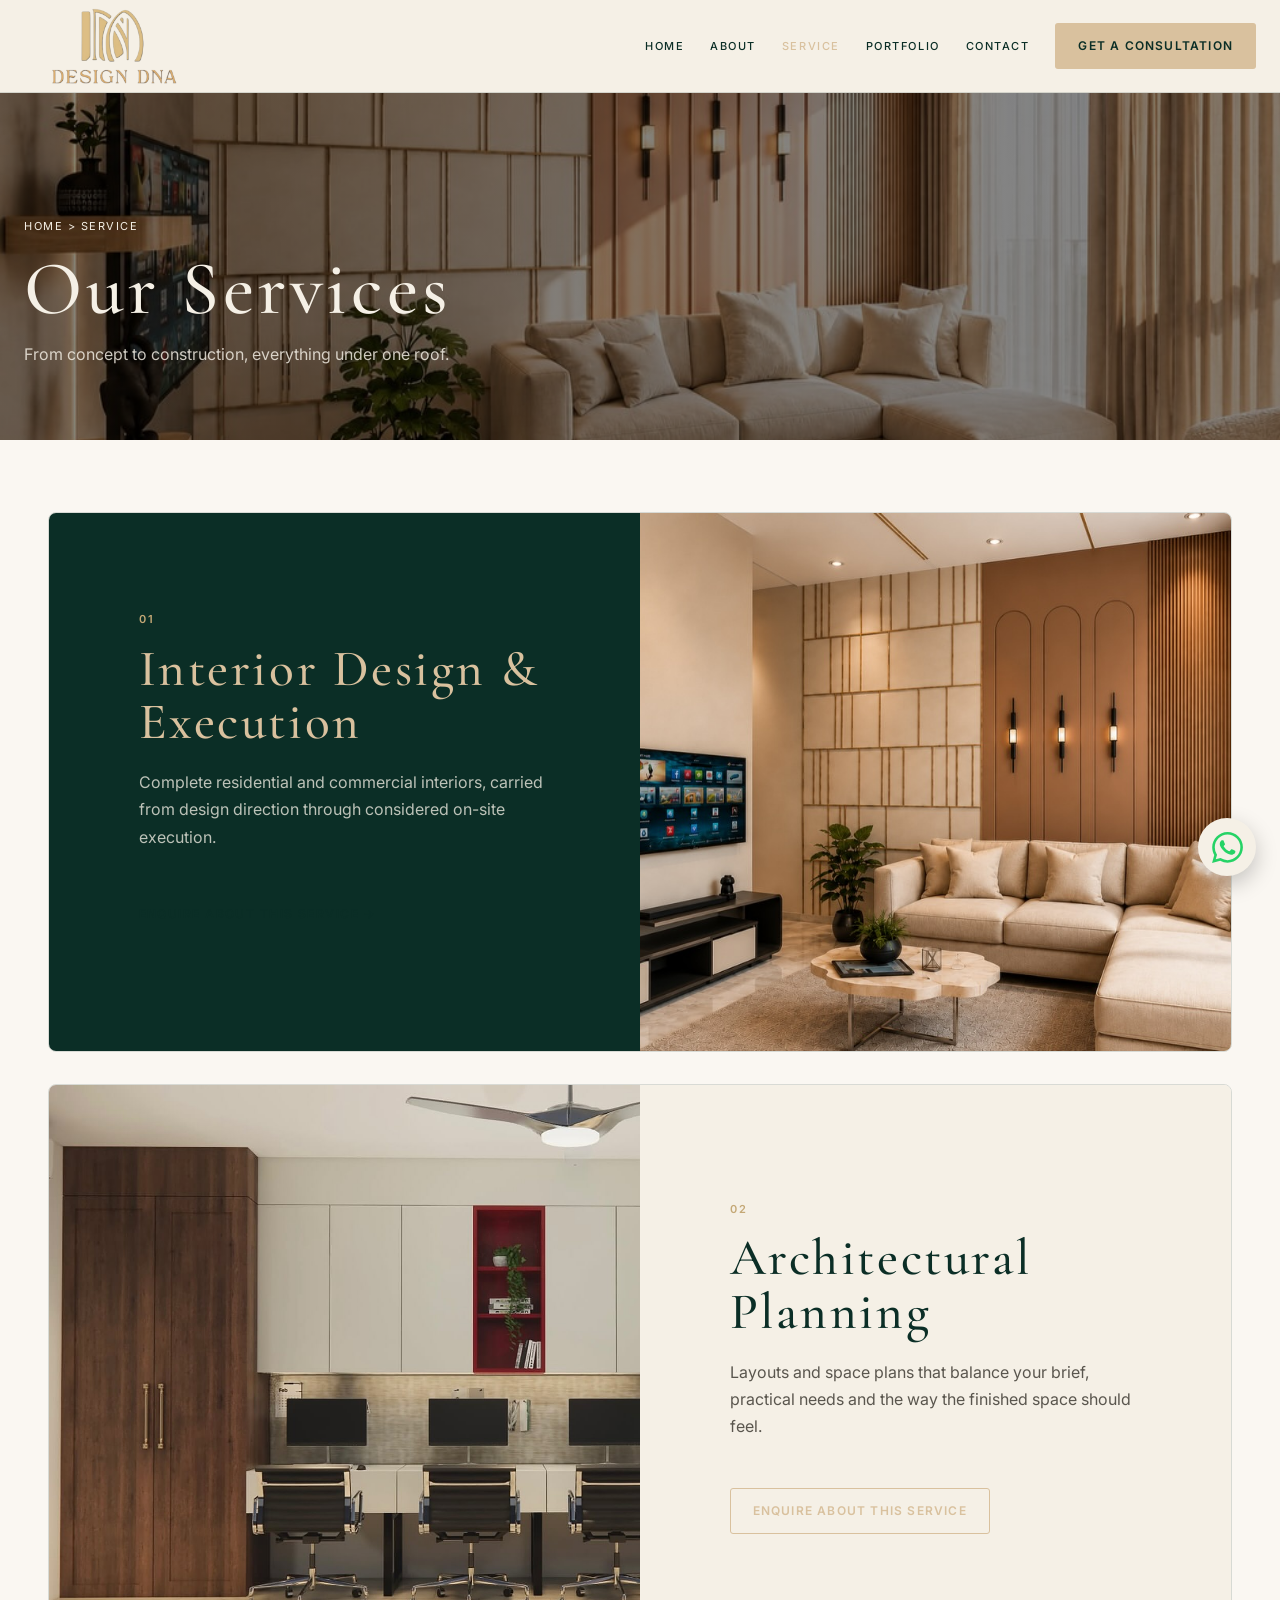
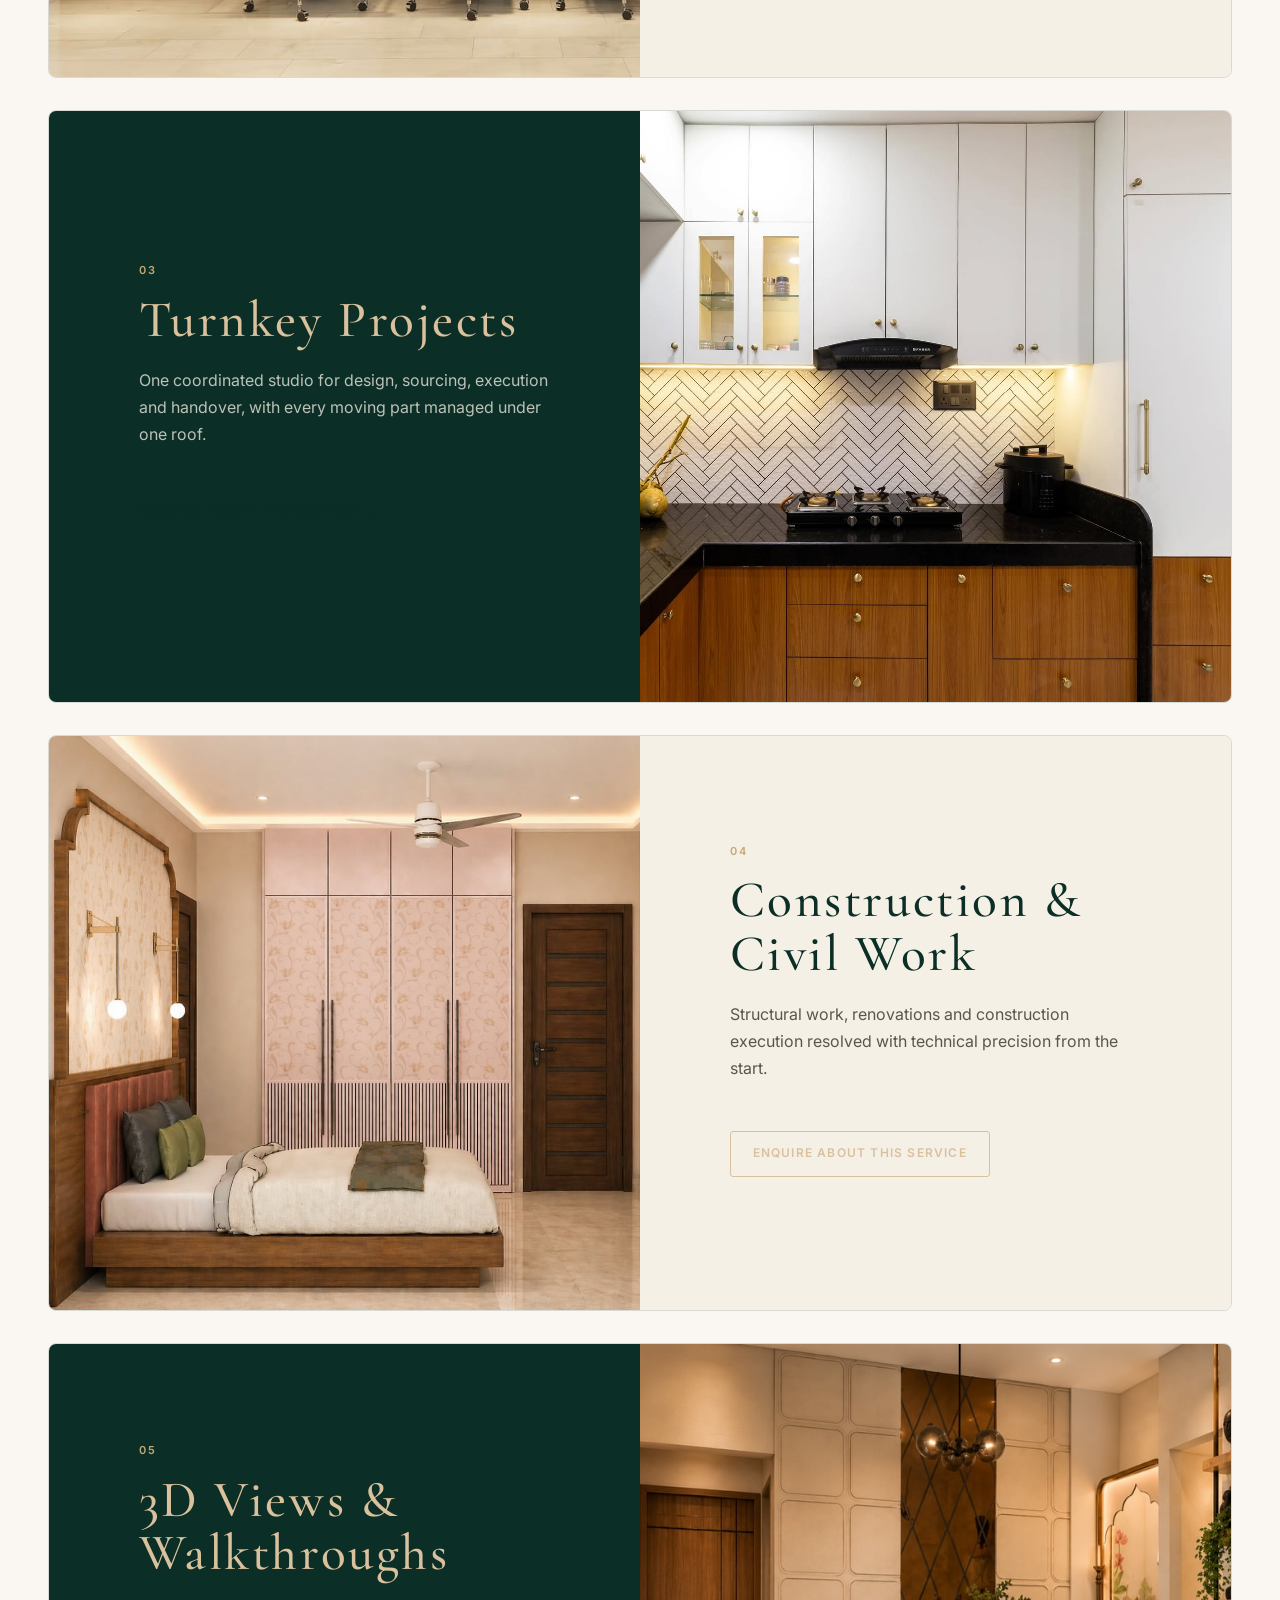
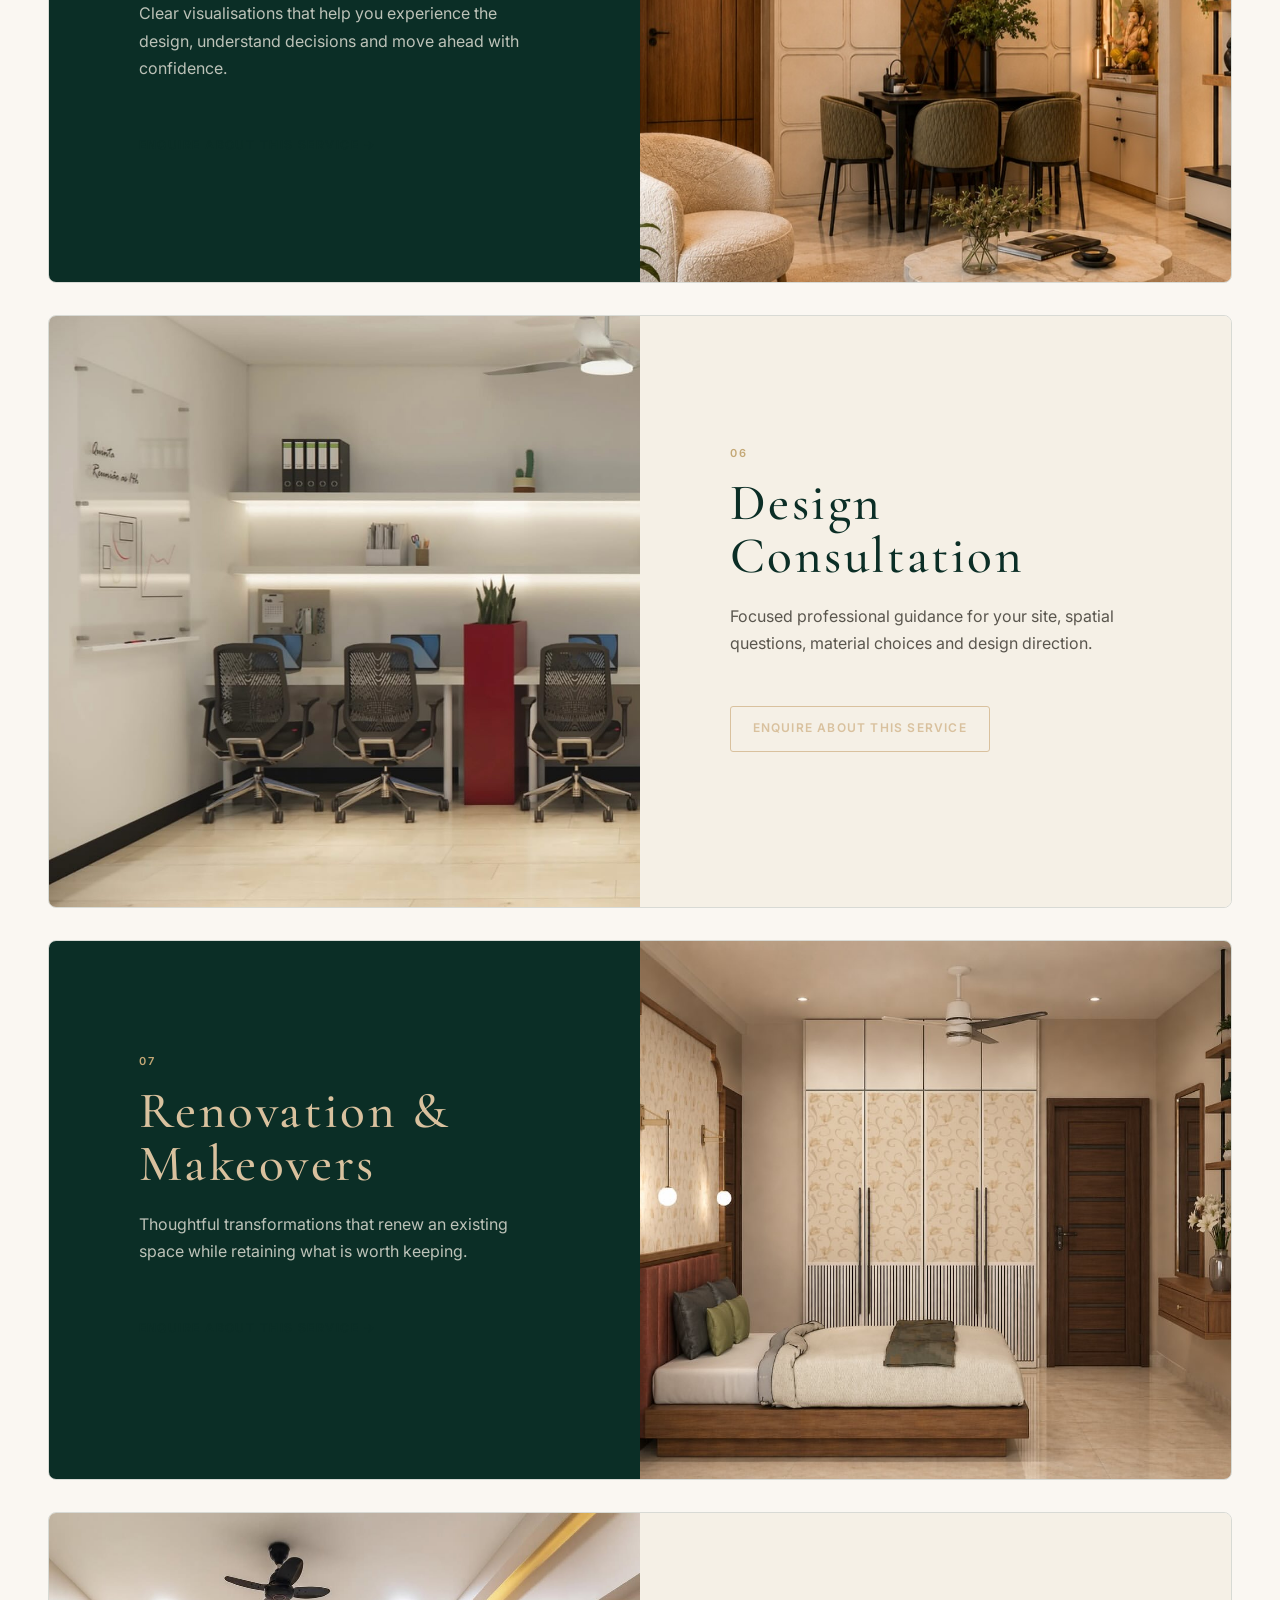
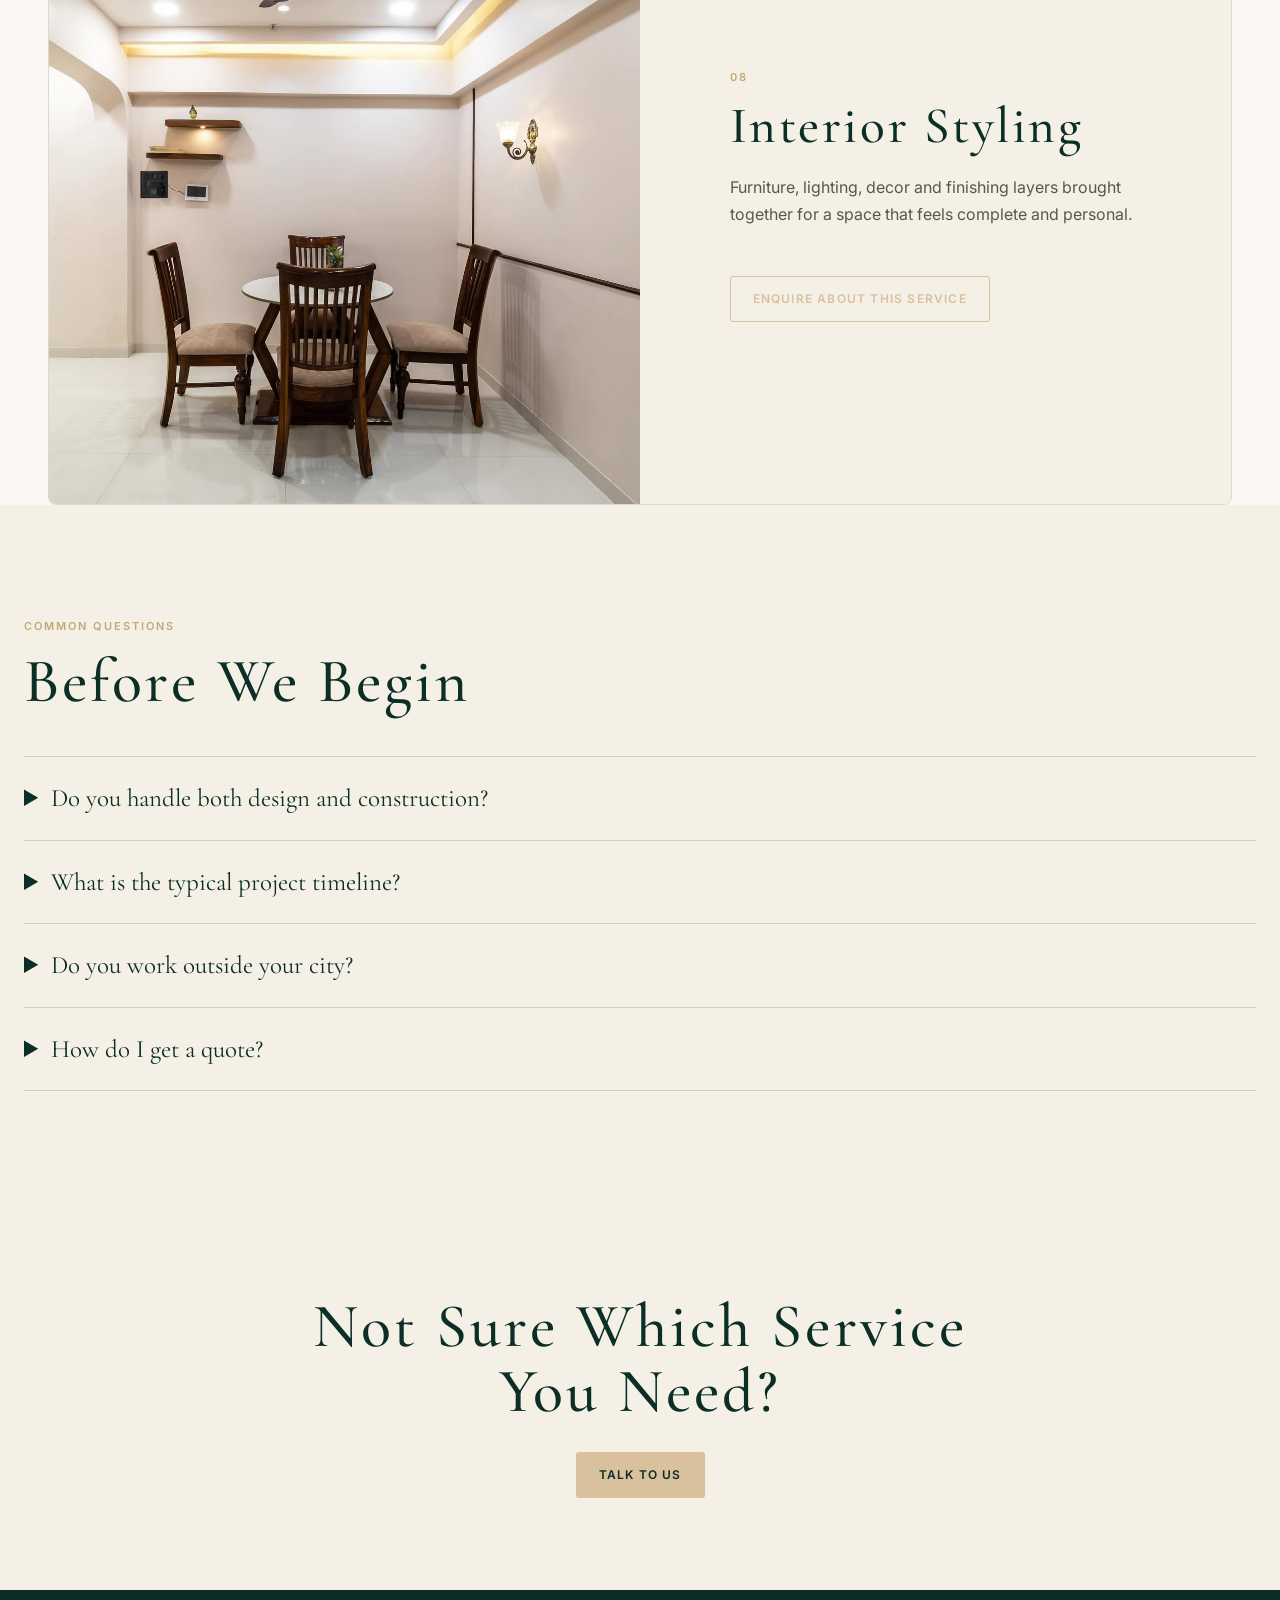
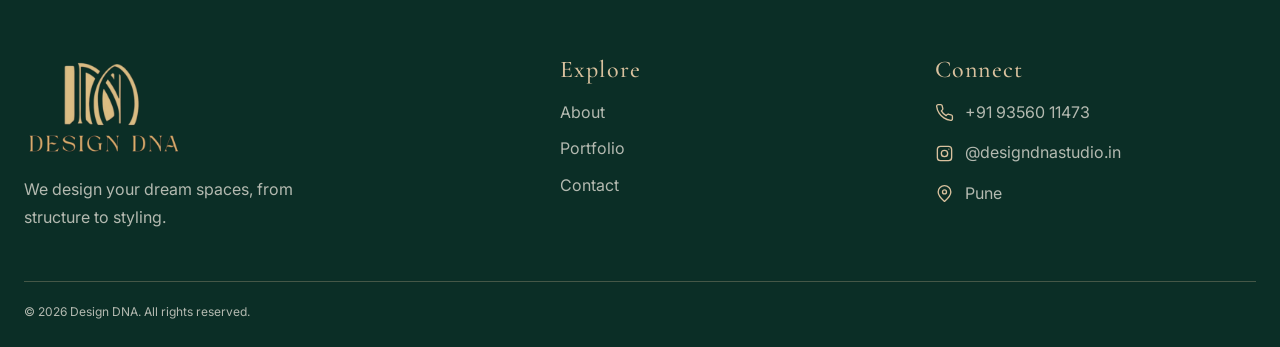
<file: services.html>
<!doctype html><html lang="en"><head>
<!-- Google Tag Manager -->
<script>(function(w,d,s,l,i){w[l]=w[l]||[];w[l].push({'gtm.start':new Date().getTime(),event:'gtm.js'});var f=d.getElementsByTagName(s)[0],j=d.createElement(s),dl=l!='dataLayer'?'&l='+l:'';j.async=true;j.src='https://www.googletagmanager.com/gtm.js?id='+i+dl;f.parentNode.insertBefore(j,f);})(window,document,'script','dataLayer','GTM-W2SNC9QD');</script>
<!-- End Google Tag Manager --><meta charset="utf-8"><meta name="viewport" content="width=device-width,initial-scale=1">
  <meta name="description" content="Explore Design DNA services: interior design, civil construction, material consultation and site supervision.">
  <meta name="author" content="Design DNA">
  <meta name="robots" content="index, follow">
  <meta name="theme-color" content="#0B2E26">
  <link rel="canonical" href="https://designdnastudio.in/services.html">
  <link rel="icon" type="image/png" sizes="256x256" href="assets/images/brand/favicon.png">
  <link rel="apple-touch-icon" href="assets/images/brand/favicon.png">
  <meta property="og:type" content="website">
  <meta property="og:site_name" content="Design DNA">
  <meta property="og:title" content="Interior Design & Construction Services | Design DNA">
  <meta property="og:description" content="Explore Design DNA services: interior design, civil construction, material consultation and site supervision.">
  <meta property="og:url" content="https://designdnastudio.in/services.html">
  <meta property="og:image" content="https://designdnastudio.in/assets/images/home-hero.png">
  <meta property="og:image:alt" content="Design DNA luxury interior">
  <meta name="twitter:card" content="summary_large_image">
  <meta name="twitter:title" content="Interior Design & Construction Services | Design DNA">
  <meta name="twitter:description" content="Explore Design DNA services: interior design, civil construction, material consultation and site supervision.">
  <meta name="twitter:image" content="https://designdnastudio.in/assets/images/home-hero.png"><title>Interior Design & Construction Services | Design DNA</title><link rel="preconnect" href="https://fonts.googleapis.com"><link rel="preconnect" href="https://fonts.gstatic.com" crossorigin><link href="https://fonts.googleapis.com/css2?family=Cormorant+Garamond:wght@400;500;600;700&family=Inter:wght@400;500;600&display=swap" rel="stylesheet"><link rel="stylesheet" href="assets/css/style.css">
  <!-- Meta Pixel Code -->
  <script>
  !function(f,b,e,v,n,t,s)
  {if(f.fbq)return;n=f.fbq=function(){n.callMethod?
  n.callMethod.apply(n,arguments):n.queue.push(arguments)};
  if(!f._fbq)f._fbq=n;n.push=n;n.loaded=!0;n.version='2.0';
  n.queue=[];t=b.createElement(e);t.async=!0;
  t.src=v;s=b.getElementsByTagName(e)[0];
  s.parentNode.insertBefore(t,s)}(window, document,'script',
  'https://connect.facebook.net/en_US/fbevents.js');
  fbq('init', '1323713296509386');
  fbq('track', 'PageView');
  </script>
  <noscript><img height="1" width="1" style="display:none"
  src="https://www.facebook.com/tr?id=1323713296509386&ev=PageView&noscript=1"
  /></noscript>
  <!-- End Meta Pixel Code -->
</head><body>
<!-- Google Tag Manager (noscript) -->
<noscript><iframe src="https://www.googletagmanager.com/ns.html?id=GTM-W2SNC9QD" height="0" width="0" style="display:none;visibility:hidden"></iframe></noscript>
<!-- End Google Tag Manager (noscript) -->
<header class="site-header site-header--solid"><div class="container nav"><a class="brand" href="index.html"><img src="assets/images/brand/logo-cropped.png" alt="Design DNA"></a><button class="menu-toggle" aria-label="Open menu" aria-expanded="false"><span></span></button><nav class="nav-links"><a href="index.html">Home</a><a href="about.html">About</a><a href="services.html" aria-current="page">Service</a><a href="portfolio.html">Portfolio</a><a href="contact.html">Contact</a><a class="btn btn--gold" href="contact.html">Get a Consultation</a></nav></div></header>
<main><section class="page-hero"><div class="container"><div class="breadcrumb">Home &gt; Service</div><h1>Our Services</h1><p>From concept to construction, everything under one roof.</p></div></section><section class="service-block"><div class="service-block__image"><img src="assets/images/portfolio/LivingRoom/livingroom-04.jpg" alt="Interior design and execution project"></div><div class="service-block__copy"><span class="eyebrow">01</span><h2>Interior Design &amp; Execution</h2><p>Complete residential and commercial interiors, carried from design direction through considered on-site execution.</p><p><a class="text-link" href="contact.html">Enquire About This Service &rarr;</a></p></div></section><section class="service-block"><div class="service-block__image"><img src="assets/images/portfolio/OfficeInterior/office-02.jpg" alt="Architectural planning project"></div><div class="service-block__copy"><span class="eyebrow">02</span><h2>Architectural Planning</h2><p>Layouts and space plans that balance your brief, practical needs and the way the finished space should feel.</p><p><a class="btn btn--outline" href="contact.html">Enquire About This Service</a></p></div></section><section class="service-block"><div class="service-block__image"><img src="assets/images/portfolio/Kitchen/kitchen-05.jpg" alt="Turnkey kitchen project"></div><div class="service-block__copy"><span class="eyebrow">03</span><h2>Turnkey Projects</h2><p>One coordinated studio for design, sourcing, execution and handover, with every moving part managed under one roof.</p><p><a class="text-link" href="contact.html">Enquire About This Service &rarr;</a></p></div></section><section class="service-block"><div class="service-block__image"><img src="assets/images/portfolio/Bedroom/bedroom-05.jpg" alt="Construction and civil work project"></div><div class="service-block__copy"><span class="eyebrow">04</span><h2>Construction &amp; Civil Work</h2><p>Structural work, renovations and construction execution resolved with technical precision from the start.</p><p><a class="btn btn--outline" href="contact.html">Enquire About This Service</a></p></div></section><section class="service-block"><div class="service-block__image"><img src="assets/images/portfolio/LivingRoom/livingroom-05.jpg" alt="3D interior walkthrough"></div><div class="service-block__copy"><span class="eyebrow">05</span><h2>3D Views &amp; Walkthroughs</h2><p>Clear visualisations that help you experience the design, understand decisions and move ahead with confidence.</p><p><a class="text-link" href="contact.html">Enquire About This Service &rarr;</a></p></div></section><section class="service-block"><div class="service-block__image"><img src="assets/images/portfolio/OfficeInterior/office-03.jpg" alt="Design consultation interior"></div><div class="service-block__copy"><span class="eyebrow">06</span><h2>Design Consultation</h2><p>Focused professional guidance for your site, spatial questions, material choices and design direction.</p><p><a class="btn btn--outline" href="contact.html">Enquire About This Service</a></p></div></section><section class="service-block"><div class="service-block__image"><img src="assets/images/portfolio/Bedroom/bedroom-06.jpg" alt="Bedroom renovation project"></div><div class="service-block__copy"><span class="eyebrow">07</span><h2>Renovation &amp; Makeovers</h2><p>Thoughtful transformations that renew an existing space while retaining what is worth keeping.</p><p><a class="text-link" href="contact.html">Enquire About This Service &rarr;</a></p></div></section><section class="service-block"><div class="service-block__image"><img src="assets/images/portfolio/Kitchen/kitchen-03.jpg" alt="Interior styling project"></div><div class="service-block__copy"><span class="eyebrow">08</span><h2>Interior Styling</h2><p>Furniture, lighting, decor and finishing layers brought together for a space that feels complete and personal.</p><p><a class="btn btn--outline" href="contact.html">Enquire About This Service</a></p></div></section><section class="section section--cream"><div class="container reveal"><span class="eyebrow">Common questions</span><h2 class="section-title">Before We Begin</h2><div class="faq"><details><summary>Do you handle both design and construction?</summary><p>Yes. Design DNA brings interior design and civil execution together, which keeps the handover between planning and site work focused and clear.</p></details><details><summary>What is the typical project timeline?</summary><p>Timelines depend on the size, scope and site condition. We outline the expected phases clearly after the initial consultation.</p></details><details><summary>Do you work outside your city?</summary><p>Project feasibility depends on scope and location. Share your project details and we will discuss the right working arrangement.</p></details><details><summary>How do I get a quote?</summary><p>Start with an enquiry. After understanding your needs and space, we can advise on the next steps and a suitable scope.</p></details></div></div></section><section class="cta-band"><div class="container"><h2>Not Sure Which Service You Need?</h2><a class="btn btn--gold" href="contact.html">Talk to Us</a></div></section></main>
<footer class="site-footer"><div class="container footer-grid"><div class="footer-brand"><img src="assets/images/brand/logo-cropped.png" alt="Design DNA"><p>We design your dream spaces, from structure to styling.</p></div><div><h3>Explore</h3><nav class="footer-links"><a href="about.html">About</a><a href="portfolio.html">Portfolio</a><a href="contact.html">Contact</a></nav></div><div><h3>Connect</h3><nav class="footer-contact"><a href="tel:+919356011473"><span class="footer-contact__icon" aria-hidden="true"><svg viewBox="0 0 24 24"><path d="M22 16.9v3a2 2 0 0 1-2.2 2 19.8 19.8 0 0 1-8.6-3.1 19.5 19.5 0 0 1-6-6A19.8 19.8 0 0 1 2.1 4.2 2 2 0 0 1 4.1 2h3a2 2 0 0 1 2 1.7c.1 1 .4 2 .7 2.9a2 2 0 0 1-.5 2.1L8 10a16 16 0 0 0 6 6l1.3-1.3a2 2 0 0 1 2.1-.5c.9.4 1.9.6 2.9.7a2 2 0 0 1 1.7 2z"/></svg></span><span>+91 93560 11473</span></a><a href="https://www.instagram.com/designdnastudio.in/" target="_blank" rel="noreferrer"><span class="footer-contact__icon" aria-hidden="true"><svg viewBox="0 0 24 24"><rect width="18" height="18" x="3" y="3" rx="4"/><circle cx="12" cy="12" r="4"/><circle cx="17.5" cy="6.5" r=".7" fill="currentColor" stroke="none"/></svg></span><span>@designdnastudio.in</span></a><span><span class="footer-contact__icon" aria-hidden="true"><svg viewBox="0 0 24 24"><path d="M20 10c0 5-8 12-8 12S4 15 4 10a8 8 0 1 1 16 0z"/><circle cx="12" cy="10" r="2.5"/></svg></span><span>Pune</span></span></nav></div></div><div class="container footer-bottom">&copy; <span data-year></span> Design DNA. All rights reserved.</div></footer><script src="assets/js/script.js"></script><a class="whatsapp-fab" href="https://wa.me/919356011473" target="_blank" rel="noreferrer" aria-label="Chat with Design DNA on WhatsApp" title="Chat on WhatsApp"><img src="assets/images/brand/whatsapp.svg" alt=""></a></body></html>
</file>
<file: assets/css/style.css>
:root {
  --green: #0B2E26;
  --green-deep: #0B2E26;
  --gold: #D9C19E;
  --gold-muted: #C4A876;
  --cream: #F5F0E6;
  --off-white: #FAF7F2;
  --charcoal: #1C1C1A;
  --line: rgba(217, 193, 158, .28);
  --serif: "Cormorant Garamond", Georgia, serif;
  --sans: "Inter", Arial, sans-serif;
}

* { box-sizing: border-box; }
html { overflow-x: hidden; scroll-behavior: smooth; }
body { min-width: 0; margin: 0; overflow-x: hidden; background: var(--off-white); color: var(--charcoal); font-family: var(--sans); font-size: 16px; line-height: 1.7; }
img { display: block; max-width: 100%; }
a { color: inherit; text-decoration: none; }
button, input, select, textarea { font: inherit; }
.container { width: min(100% - 48px, 1240px); margin: 0 auto; }
.section { padding: 112px 0; }
.section--cream { background: var(--cream); }
.section--green { background: var(--green); color: var(--cream); }
.eyebrow { display: block; margin-bottom: 14px; color: var(--gold-muted); font-size: 11px; font-weight: 600; letter-spacing: .18em; text-transform: uppercase; }
.section-title, h1, h2, h3 { font-family: var(--serif); font-weight: 500; letter-spacing: .05em; line-height: 1.04; }
.section-title { max-width: 700px; margin: 0; color: var(--green); font-size: clamp(38px, 5vw, 62px); }
.section-title--light { color: var(--gold); }
.section-intro { max-width: 630px; margin: 20px 0 0; color: #55534d; font-size: 17px; }
.section--green .section-intro { color: rgba(245, 240, 230, .78); }
.btn { display: inline-flex; align-items: center; justify-content: center; min-height: 46px; padding: 11px 22px; border: 1px solid transparent; border-radius: 3px; font-size: 12px; font-weight: 600; letter-spacing: .1em; text-transform: uppercase; transition: background .3s ease, border-color .3s ease, color .3s ease; }
.btn--gold { background: var(--gold); color: var(--green); }
.btn--gold:hover { background: var(--gold-muted); }
.btn--outline { border-color: var(--gold); color: var(--gold); }
.btn--outline:hover { background: var(--gold); color: var(--green); }
.text-link { display: inline-block; color: var(--green); font-size: 12px; font-weight: 600; letter-spacing: .12em; text-transform: uppercase; }
.text-link:hover { color: var(--gold-muted); }

.site-header { position: fixed; z-index: 20; top: 0; right: 0; left: 0; border-bottom: 1px solid rgba(11,46,38,.14); background: var(--cream); color: var(--green); transition: background .35s ease, border-color .35s ease; }
.site-header.is-solid, .site-header--solid { background: var(--cream); border-color: rgba(11,46,38,.14); }
.nav { display: flex; align-items: center; justify-content: space-between; min-height: 92px; gap: 26px; }
.brand { display: block; width: 180px; height: 82px; overflow: hidden; }
.brand img { width: 180px; height: 82px; max-width: none; object-fit: contain; object-position: center; }
.nav-links { display: flex; align-items: center; gap: 26px; }
.nav-links > a:not(.btn) { color: var(--green); font-size: 11px; font-weight: 500; letter-spacing: .14em; text-transform: uppercase; }
.nav-links > a:not(.btn):hover, .nav-links > a[aria-current="page"] { color: var(--gold); }
.menu-toggle { display: none; width: 44px; height: 44px; padding: 0; border: 0; background: transparent; color: var(--gold); }
.menu-toggle span, .menu-toggle::before, .menu-toggle::after { display: block; width: 22px; height: 1px; margin: 5px auto; background: currentColor; content: ""; }

.hero { display: grid; min-height: 100svh; place-items: center; padding: 128px 0 80px; color: var(--cream); background: linear-gradient(rgba(0,0,0,.32), rgba(0,0,0,.32)), url("../images/portfolio/LivingRoom/livingroom-07.jpg") center/cover; text-align: center; }
.hero__content { width: min(750px, 100%); }
.hero__mark { width: min(400px, 72vw); height: 175px; margin: 0 auto 26px; object-fit: cover; object-position: center; }
.hero h1 { margin: 0; color: var(--cream); font-size: clamp(48px, 7vw, 82px); }
.hero p { max-width: 560px; margin: 22px auto 0; color: rgba(245,240,230,.86); font-size: 18px; }
.hero__actions { display: flex; justify-content: center; gap: 14px; flex-wrap: wrap; margin-top: 38px; }

.split { display: grid; grid-template-columns: 1fr 1fr; gap: clamp(44px, 8vw, 120px); align-items: center; }
.split__image { overflow: hidden; min-height: 530px; border-radius: 6px; background: var(--green); }
.split__image img { width: 100%; height: 100%; object-fit: cover; }
.split__image--logo { display: grid; place-items: center; background: #fff; }
.split__image--logo img.about-logo { width: min(72%, 360px); height: auto; object-fit: contain; }
.split__copy p { margin: 22px 0 28px; color: #55534d; }
.split--reverse .split__image { order: 2; }
.split--reverse .split__copy { order: 1; }

.highlights { display: grid; grid-template-columns: repeat(5, 1fr); gap: 20px; margin-top: 50px; }
.highlight { min-width: 0; cursor: pointer; text-align: center; }
.highlight__circle { display: grid; width: min(100%, 152px); aspect-ratio: 1; place-items: center; margin: 0 auto 13px; overflow: hidden; border: 1px solid var(--gold); border-radius: 50%; background: linear-gradient(rgba(11,46,38,.25),rgba(11,46,38,.25)), url("../images/portfolio/LivingRoom/livingroom-04.jpg") center/cover; color: var(--cream); font-family: var(--serif); font-size: 24px; letter-spacing: .04em; transition: transform .35s ease; }
.highlight:hover .highlight__circle { transform: scale(1.04); }
.highlight span { font-size: 11px; letter-spacing: .1em; text-transform: uppercase; }

.cards { display: grid; grid-template-columns: repeat(4, 1fr); gap: 24px; margin-top: 46px; }
.service-card { padding: 28px; border: 1px solid rgba(11,46,38,.14); background: var(--off-white); }
.service-card__number { display: block; min-height: 36px; color: var(--gold-muted); font-family: var(--serif); font-size: 34px; font-weight: 400; font-variant-numeric: tabular-nums; line-height: 1; }
.service-card h3 { margin: 24px 0 10px; color: var(--green); font-family: var(--serif); font-size: 28px; font-weight: 700; }
.service-card p { margin: 0; color: #5f5b53; font-size: 14px; }
.portfolio-grid { display: grid; grid-template-columns: repeat(3, 1fr); gap: 20px; margin-top: 46px; }
.project { position: relative; display: block; aspect-ratio: 1 / 1.1; overflow: hidden; border-radius: 6px; background: var(--green); }
.project[hidden] { display: none; }
.project img { width: 100%; height: 100%; object-fit: cover; transition: transform .45s ease; }
.project:nth-child(2n) img { object-position: 32% center; }
.project:nth-child(3n) img { object-position: 78% center; }
.project::after { position: absolute; inset: 0; background: rgba(11,46,38,.62); content: ""; opacity: 0; transition: opacity .4s ease; }
.project__copy { position: absolute; z-index: 1; right: 24px; bottom: 21px; left: 24px; color: var(--cream); opacity: 0; transform: translateY(12px); transition: opacity .35s ease, transform .35s ease; }
.project__copy h3 { margin: 0; font-size: 28px; }
.project__copy span { font-size: 10px; letter-spacing: .14em; text-transform: uppercase; }
.project:hover img { transform: scale(1.045); }
.project:hover::after, .project:hover .project__copy { opacity: 1; }
.project:hover .project__copy { transform: none; }

.process { display: grid; grid-template-columns: repeat(4, 1fr); gap: 28px; margin-top: 48px; counter-reset: process; }
.process__item { position: relative; padding-top: 58px; }
.process__item::before { position: absolute; top: 0; left: 0; color: var(--gold); font-family: var(--serif); font-size: 44px; content: "0" counter(process); counter-increment: process; }
.process__item:not(:last-child)::after { position: absolute; top: 22px; right: -14px; width: calc(100% - 54px); height: 1px; background: var(--line); content: ""; }
.process h3 { margin: 0 0 9px; color: var(--gold); font-size: 28px; }
.process p { margin: 0; color: rgba(245,240,230,.72); font-size: 14px; }
.testimonials { display: grid; grid-template-columns: repeat(3, 1fr); gap: 24px; margin-top: 46px; }
.testimonial { padding: 30px; border: 1px solid rgba(11,46,38,.12); background: var(--cream); }
.stars { color: var(--gold-muted); letter-spacing: .18em; }
.testimonial blockquote { margin: 20px 0; font-family: var(--serif); font-size: 25px; line-height: 1.2; }
.testimonial cite { color: #5d584f; font-size: 12px; font-style: normal; letter-spacing: .1em; text-transform: uppercase; }
.instagram { display: grid; grid-template-columns: repeat(4, 1fr); gap: 12px; margin-top: 46px; }
.instagram img { width: 100%; aspect-ratio: 1; border-radius: 4px; object-fit: cover; }
.instagram img:nth-child(odd) { object-position: right; }
.cta-band { padding: 92px 0; background: var(--cream); color: var(--green); text-align: center; }
.cta-band h2 { max-width: 720px; margin: 0 auto 28px; color: var(--green); font-size: clamp(38px, 5vw, 62px); }

.page-hero { display: grid; min-height: 440px; align-items: end; padding: 150px 0 72px; color: var(--cream); background: linear-gradient(rgba(0,0,0,.48),rgba(0,0,0,.48)), url("../images/portfolio/LivingRoom/livingroom-07.jpg") center/cover; }
.page-hero h1 { max-width: 720px; margin: 14px 0 0; color: var(--cream); font-size: clamp(48px, 6vw, 76px); }
.page-hero p { max-width: 620px; margin: 12px 0 0; color: rgba(245,240,230,.82); }
.breadcrumb { font-size: 11px; letter-spacing: .14em; text-transform: uppercase; }
.expertise { display: grid; grid-template-columns: 1fr 1fr; gap: 1px; margin-top: 46px; background: var(--line); }
.expertise article { padding: 48px; background: var(--green); color: var(--cream); }
.expertise h3 { margin: 0 0 15px; color: var(--gold); font-size: 38px; }
.expertise p { margin: 0; color: rgba(245,240,230,.76); }
.stats { display: grid; grid-template-columns: repeat(3, 1fr); border-top: 1px solid var(--line); border-bottom: 1px solid var(--line); }
.stats div { padding: 32px 26px; text-align: center; }
.stats div + div { border-left: 1px solid var(--line); }
.stats strong { display: block; color: var(--gold); font-family: var(--serif); font-size: 44px; font-weight: 500; }
.stats span { color: var(--cream); font-size: 11px; letter-spacing: .13em; text-transform: uppercase; }
.service-block { display: grid; width: min(100% - 96px, 1240px); grid-template-columns: 1fr 1fr; align-items: stretch; min-height: 540px; margin: 32px auto 0; overflow: hidden; border: 1px solid rgba(11,46,38,.14); border-radius: 8px; }
.page-hero + .service-block { margin-top: 72px; }
.service-block:nth-child(even) .service-block__image { order: 2; }
.service-block__image { overflow: hidden; }
.service-block__image img { width: 100%; height: 100%; object-fit: cover; }
.service-block__copy { display: flex; flex-direction: column; justify-content: center; padding: clamp(42px, 7vw, 100px); background: var(--cream); }
.service-block:nth-child(even) .service-block__copy { background: var(--green); }
.service-block h2 { margin: 0; color: var(--green); font-size: clamp(36px, 4vw, 54px); }
.service-block:nth-child(even) h2 { color: var(--gold); }
.service-block p { margin: 20px 0 28px; color: #5a564e; }
.service-block:nth-child(even) p { color: rgba(245,240,230,.76); }
.faq { margin-top: 42px; border-top: 1px solid rgba(11,46,38,.18); }
.faq details { padding: 20px 0; border-bottom: 1px solid rgba(11,46,38,.18); }
.faq summary { cursor: pointer; color: var(--green); font-family: var(--serif); font-size: 25px; }
.faq p { max-width: 700px; margin: 14px 0 0; color: #605a51; }
.filters { display: flex; flex-wrap: wrap; gap: 10px; margin-top: 38px; }
.filter { padding: 8px 14px; border: 1px solid rgba(11,46,38,.22); background: transparent; color: var(--green); border-radius: 0; cursor: pointer; font-size: 11px; letter-spacing: .1em; text-transform: uppercase; }
.filter.is-active, .filter:hover { background: var(--green); border-color: var(--green); color: var(--cream); }
.contact-layout { display: grid; grid-template-columns: 1.1fr .9fr; gap: clamp(44px, 8vw, 120px); }
.form-field { display: grid; gap: 7px; margin-top: 20px; }
.form-field label { color: var(--green); font-size: 11px; font-weight: 600; letter-spacing: .12em; text-transform: uppercase; }
.form-field input, .form-field select, .form-field textarea { width: 100%; padding: 13px 0; border: 0; border-bottom: 1px solid rgba(11,46,38,.32); outline: none; background: transparent; color: var(--charcoal); }
.form-field textarea { min-height: 110px; resize: vertical; }
.form-status { margin: 18px 0 0; color: var(--green); font-size: 14px; font-weight: 500; }
.form-status.is-error { color: #8A2E21; }
.contact-card { padding: 42px; background: var(--green); color: var(--cream); }
.contact-card h2 { margin: 0 0 25px; color: var(--gold); font-size: 42px; }
.contact-card dl { margin: 0; }
.contact-card div { padding: 17px 0; border-top: 1px solid var(--line); }
.contact-card dt { color: var(--gold-muted); font-size: 10px; letter-spacing: .14em; text-transform: uppercase; }
.contact-card dd { margin: 5px 0 0; }
.contact-card a:hover { color: var(--gold); }
.map-placeholder { display: grid; min-height: 260px; place-items: center; margin-top: 55px; background: linear-gradient(rgba(11,46,38,.74),rgba(11,46,38,.74)), url("../images/portfolio/LivingRoom/livingroom-04.jpg") center/cover; color: var(--cream); text-align: center; }
.map-placeholder strong { display: block; color: var(--gold); font-family: var(--serif); font-size: 34px; font-weight: 500; }

.site-footer { padding: 68px 0 25px; background: var(--green-deep); color: rgba(245,240,230,.72); }
.footer-grid { display: grid; grid-template-columns: 1.5fr 1fr 1fr; gap: 54px; }
.footer-brand img { width: 210px; height: 98px; max-width: none; object-fit: contain; object-position: left center; }
.footer-brand p { max-width: 270px; margin: 20px 0 0; }
.site-footer h3 { margin: 0 0 16px; color: var(--gold); font-size: 24px; }
.footer-links { display: grid; gap: 9px; }
.footer-links a:hover { color: var(--gold); }
.footer-contact { display: grid; gap: 13px; }
.footer-contact a, .footer-contact > span { display: flex; align-items: center; gap: 10px; }
.footer-contact a:hover { color: var(--gold); }
.footer-contact__icon { display: inline-grid; width: 20px; height: 20px; flex: 0 0 20px; place-items: center; color: var(--gold); }
.footer-contact__icon svg { width: 19px; height: 19px; fill: none; stroke: currentColor; stroke-linecap: round; stroke-linejoin: round; stroke-width: 1.7; }
.footer-bottom { margin-top: 50px; padding-top: 20px; border-top: 1px solid var(--line); font-size: 12px; }
.whatsapp-fab { position: fixed; z-index: 30; right: 24px; bottom: 24px; display: grid; width: 58px; height: 58px; place-items: center; border: 0; border-radius: 50%; background: var(--cream); color: #25D366; box-shadow: 0 8px 22px rgba(0,0,0,.22); transition: box-shadow .3s ease; }
.whatsapp-fab:hover { box-shadow: 0 10px 26px rgba(0,0,0,.28); }
.whatsapp-fab img { width: 31px; height: 31px; }
.reveal { opacity: 0; transform: translateY(20px); transition: opacity .5s ease, transform .5s ease; }
.reveal.is-visible { opacity: 1; transform: none; }

@media (max-width: 850px) {
  .site-header { background: var(--cream); border-color: rgba(11,46,38,.14); }
  .site-header.menu-open { background: transparent; border-color: transparent; }
  .section { padding: 68px 0; }
  .container { width: min(100% - 32px, 1240px); }
  .nav { min-height: 74px; }
  .brand { width: 130px; height: 64px; }
  .brand img { width: 130px; height: 64px; }
  .menu-toggle { display: block; position: relative; z-index: 22; }
  .menu-toggle span, .menu-toggle::before, .menu-toggle::after { transition: transform .25s ease, opacity .2s ease; }
  .menu-toggle.is-open span { opacity: 0; }
  .menu-toggle.is-open::before { transform: translateY(6px) rotate(45deg); }
  .menu-toggle.is-open::after { transform: translateY(-6px) rotate(-45deg); }
  .nav-links { position: fixed; z-index: 21; inset: 0; width: 100%; min-height: 100svh; align-items: flex-start; flex-direction: column; padding: 118px 28px 36px; overflow-y: auto; background: var(--cream); box-shadow: -12px 0 28px rgba(0,0,0,.16); transform: translateX(100%); transition: transform .35s ease; }
  .nav-links.is-open { transform: translateX(0); }
  .nav-links > a:not(.btn) { color: var(--green); }
  .nav-links > a:not(.btn):hover, .nav-links > a[aria-current="page"] { color: var(--gold-muted); }
  .nav-links .btn { margin-top: 10px; }
  .split, .contact-layout, .service-block { grid-template-columns: 1fr; }
  .split__image { order: 0 !important; min-height: 370px; }
  .split__image--logo img.about-logo { width: min(78%, 320px); }
  .split__copy { order: 1 !important; }
  .highlights { display: flex; overflow-x: auto; padding-bottom: 9px; margin-right: -16px; }
  .highlight { flex: 0 0 110px; }
  .highlight__circle { width: 96px; font-size: 19px; }
  .cards { grid-template-columns: 1fr; gap: 14px; }
  .cards > *, .portfolio-grid > *, .split > *, .contact-layout > *, .service-block > *, .footer-grid > * { min-width: 0; }
  .service-card { padding: 22px; overflow-wrap: anywhere; }
  .service-card h3 { font-size: 26px; overflow-wrap: anywhere; }
  .portfolio-grid { grid-template-columns: repeat(2, 1fr); gap: 12px; }
  .portfolio-page .project__copy { display: none; }
  .portfolio-page .project::after { opacity: 0; }
  .project__copy { right: 14px; bottom: 14px; left: 14px; opacity: 1; transform: none; }
  .project::after { opacity: .32; }
  .process, .testimonials, .footer-grid { grid-template-columns: 1fr; }
  .process { gap: 24px; }
  .process__item:not(:last-child)::after { display: none; }
  .instagram { grid-template-columns: repeat(3, 1fr); }
  .whatsapp-fab { right: 16px; bottom: 16px; width: 52px; height: 52px; }
  .expertise, .stats { grid-template-columns: 1fr; }
  .stats div + div { border-top: 1px solid var(--line); border-left: 0; }
  .service-block { width: min(100% - 32px, 1240px); margin-top: 20px; border-radius: 6px; }
  .service-block:nth-child(even) .service-block__image { order: 0; }
  .page-hero + .service-block { margin-top: 48px; }
  .service-block__copy { min-height: 390px; padding: 54px 28px; }
}

@media (prefers-reduced-motion: reduce) { *, *::before, *::after { scroll-behavior: auto !important; transition-duration: .01ms !important; } }
</file>
